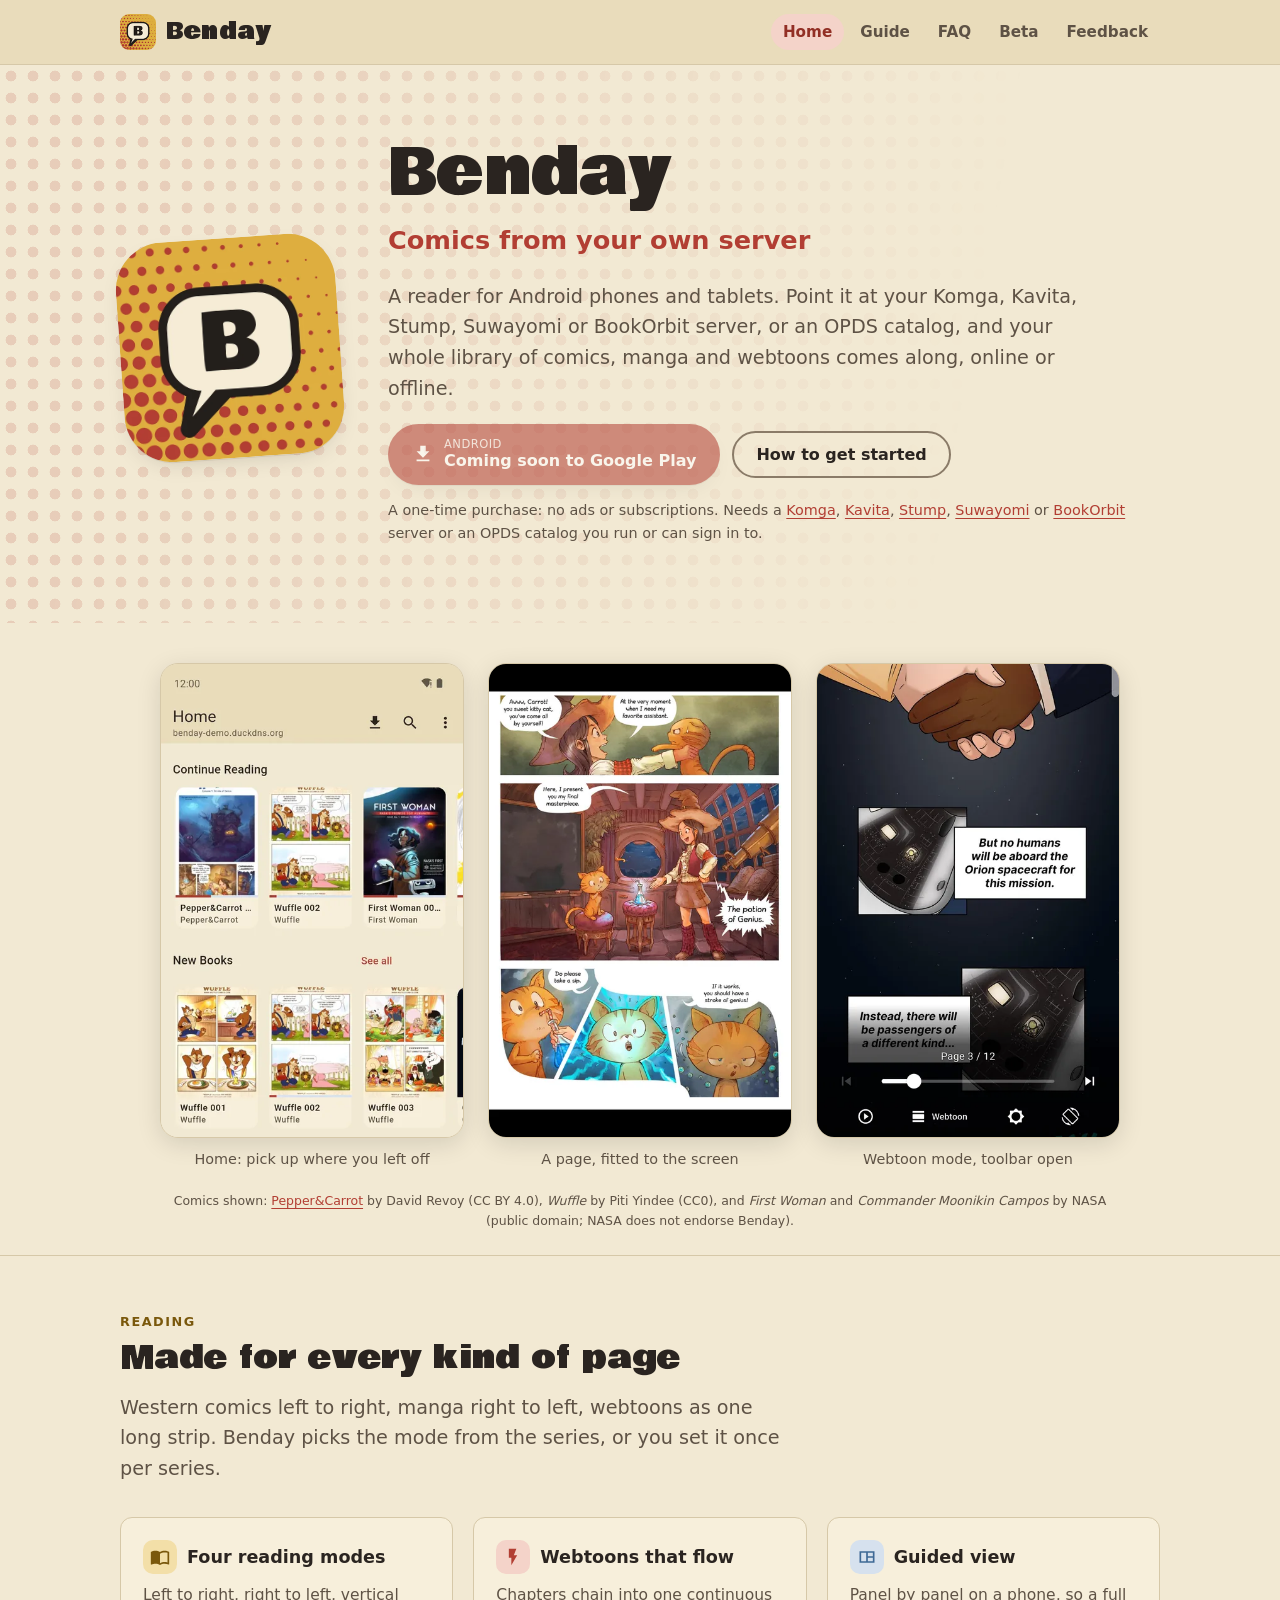
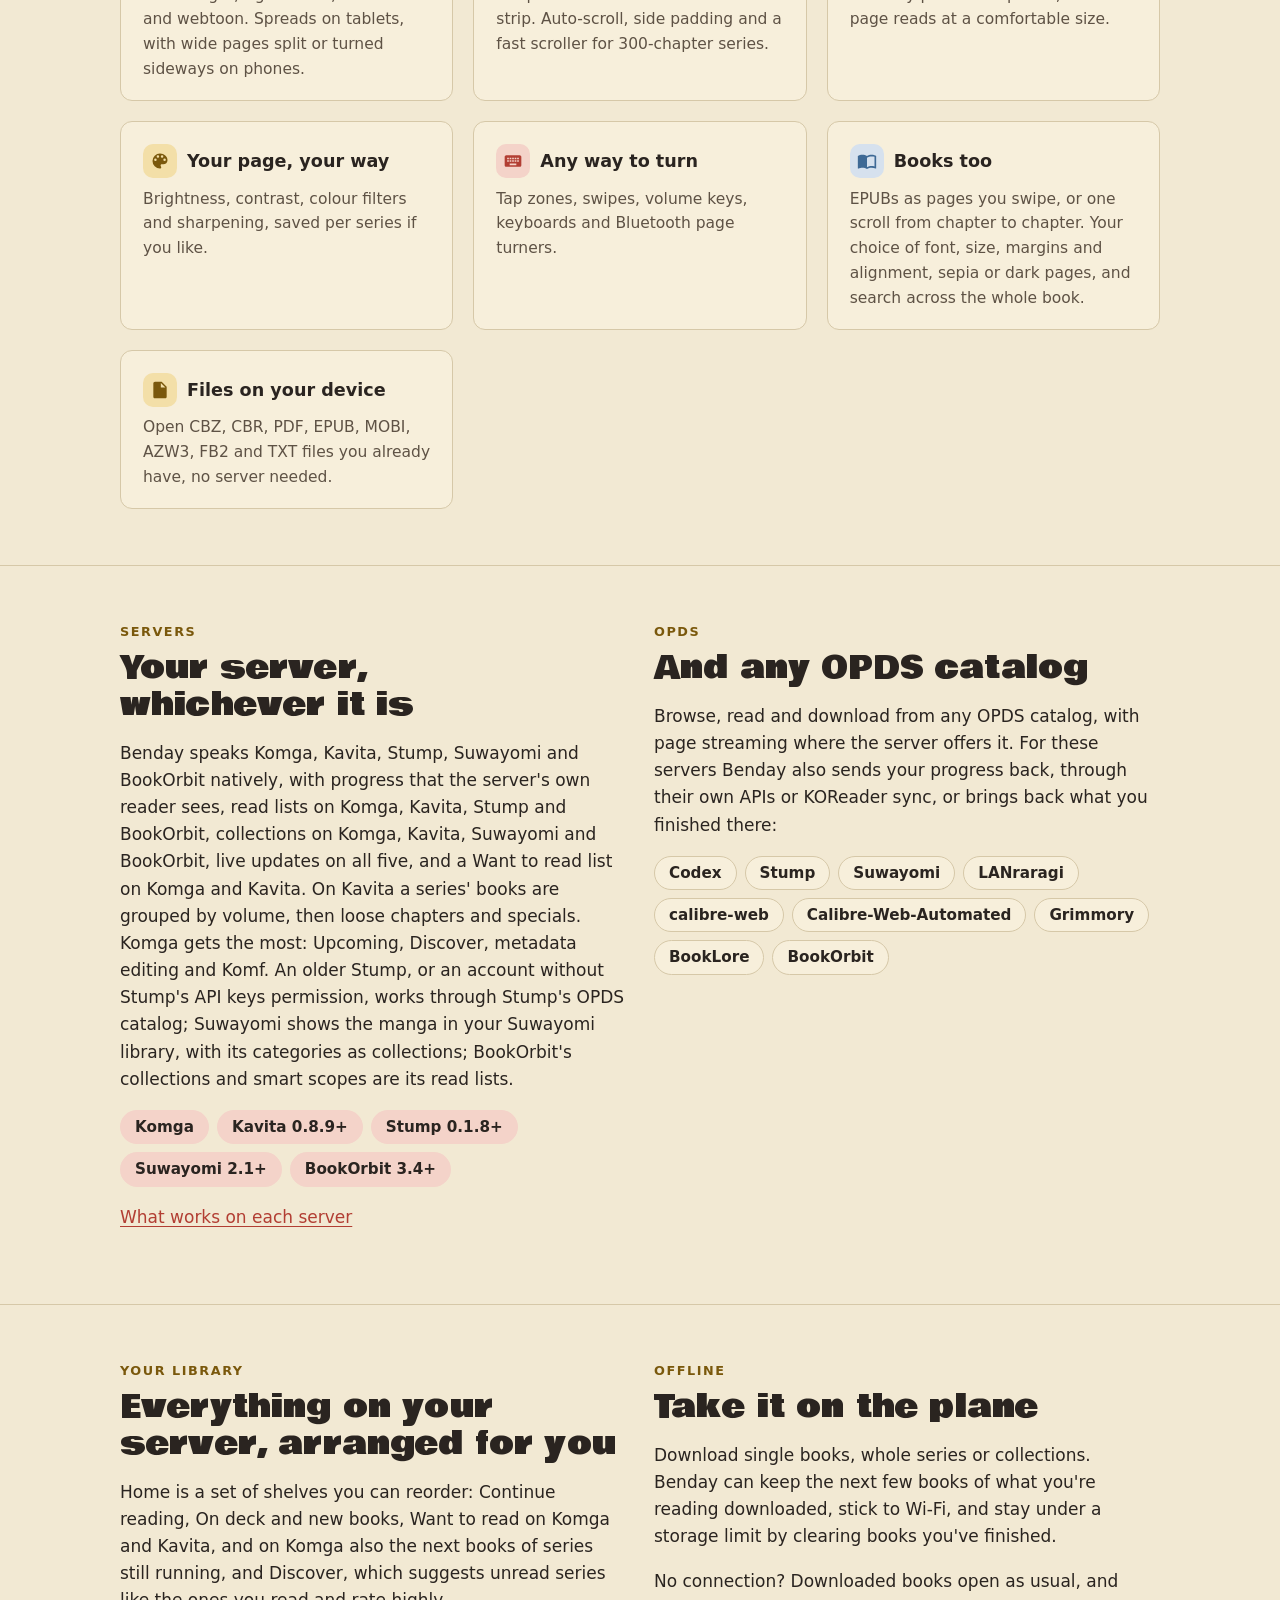
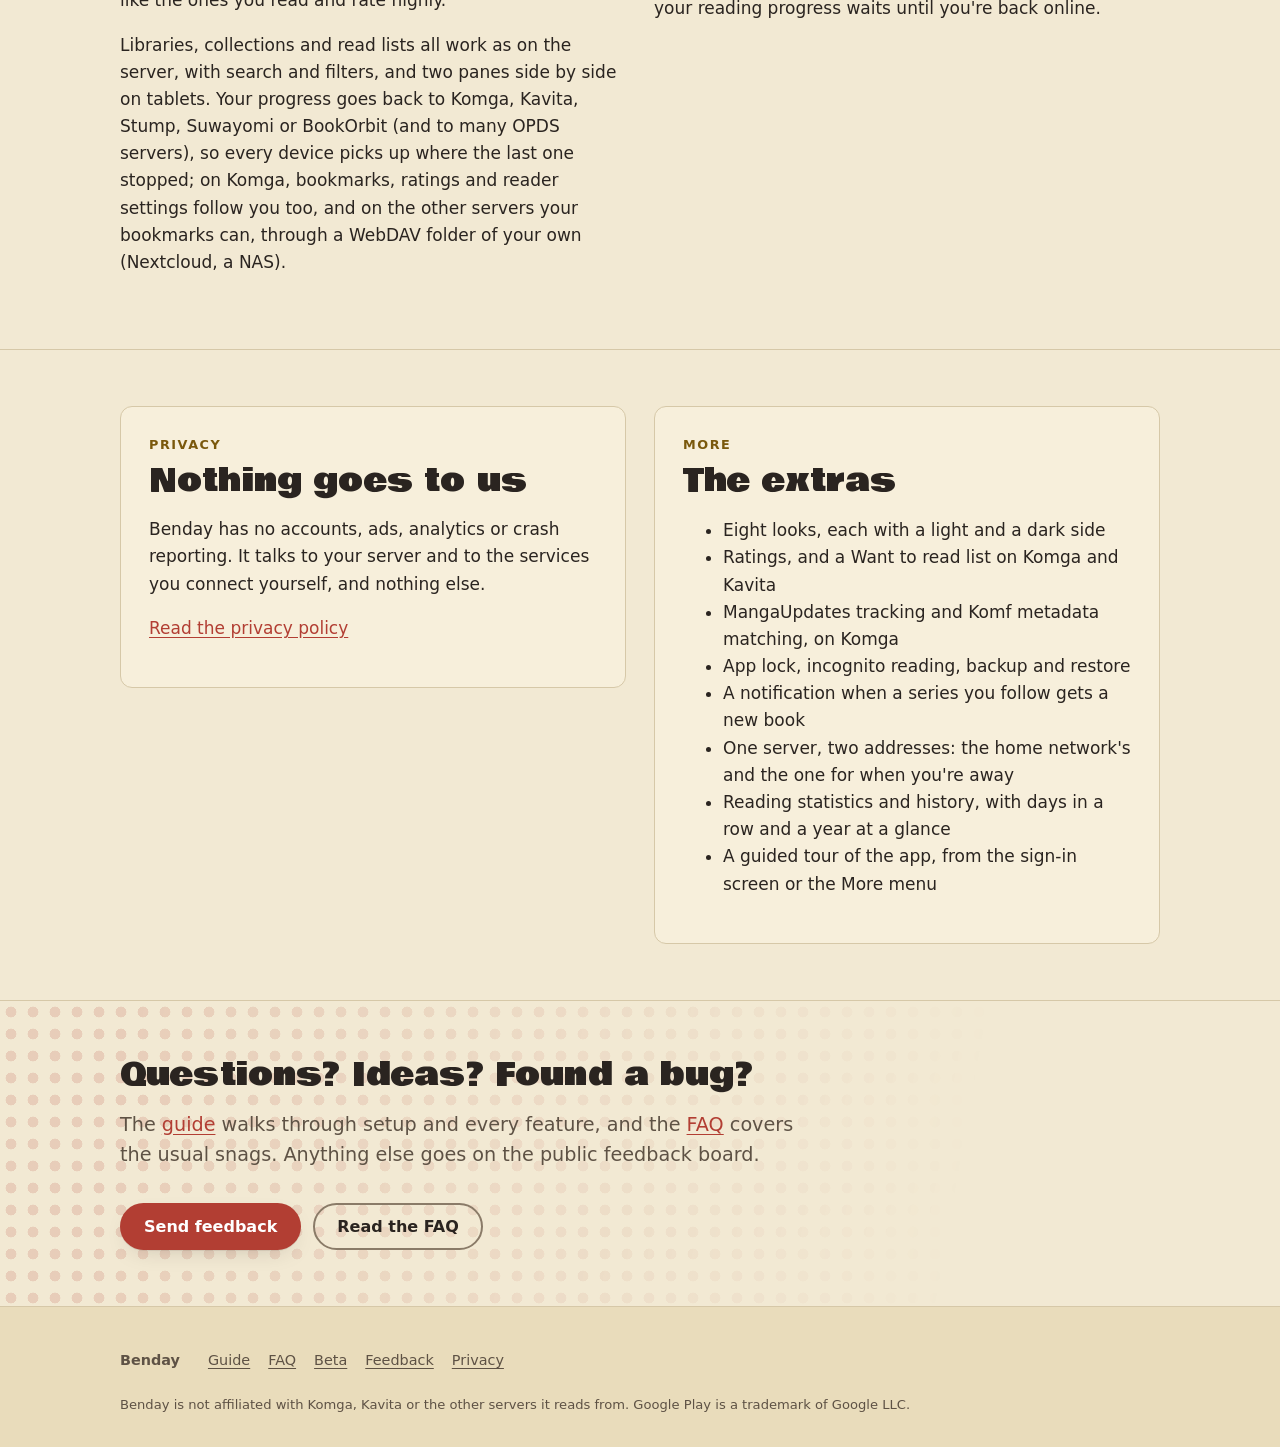
<file: index.html>
<!doctype html>
<html lang="en">
<head>
  <meta charset="utf-8">
  <meta name="viewport" content="width=device-width, initial-scale=1">
  <title>Benday: comics from your own server</title>
  <meta name="description" content="Benday is an Android reader for Komga, Kavita, Stump, Suwayomi, BookOrbit and OPDS catalogs: comics, manga and webtoons from your own server, online or offline. No accounts, ads or analytics.">
  <meta property="og:title" content="Benday">
  <meta property="og:description" content="Comics, manga and webtoons from your own Komga, Kavita, Stump, Suwayomi, BookOrbit or OPDS server, on your Android phone or tablet.">
  <meta property="og:image" content="https://getbenday.com/assets/img/feature-graphic.png">
  <meta property="og:url" content="https://getbenday.com/">
  <meta property="og:type" content="website">
  <meta name="twitter:card" content="summary_large_image">
  <meta name="theme-color" content="#e9dcbb" media="(prefers-color-scheme: light)">
  <meta name="theme-color" content="#1e2631" media="(prefers-color-scheme: dark)">
  <link rel="canonical" href="https://getbenday.com/">
  <link rel="icon" href="assets/img/favicon.png">
  <link rel="apple-touch-icon" href="assets/img/apple-touch-icon.png">
  <link rel="stylesheet" href="assets/style.css">
</head>
<body>
  <header class="site-header">
    <div class="wrap">
      <a class="brand" href="index.html"><img src="assets/img/favicon.png" alt="" width="36" height="36">Benday</a>
      <nav class="site-nav" aria-label="Main">
        <a href="index.html">Home</a>
        <a href="docs.html">Guide</a>
        <a href="faq.html">FAQ</a>
        <a href="beta.html">Beta</a>
        <a href="feedback.html">Feedback</a>
      </nav>
    </div>
  </header>

  <main>
    <div class="hero dots">
      <div class="wrap">
        <img class="hero-icon" src="assets/img/icon-512.webp" alt="The Benday app icon: a speech bubble with a B on a halftone background" width="220" height="220">
        <div>
          <h1>Benday</h1>
          <p class="tagline">Comics from your own server</p>
          <p class="lede">A reader for Android phones and tablets. Point it at your Komga, Kavita, Stump, Suwayomi or BookOrbit server, or an OPDS catalog, and your whole library of comics, manga and webtoons comes along, online or offline.</p>
          <div class="actions">
            <a class="btn btn-primary" data-play href="#">
              <svg viewBox="0 0 24 24" aria-hidden="true"><path fill="currentColor" d="M5 20h14v-2H5v2zM19 9h-4V3H9v6H5l7 7 7-7z"/></svg>
              <span><small>Android</small><span data-play-label>Get it on Google Play</span></span>
            </a>
            <a class="btn btn-ghost" href="docs.html#getting-started">How to get started</a>
          </div>
          <p class="note">A one-time purchase: no ads or subscriptions. Needs a <a href="https://komga.org">Komga</a>, <a href="https://www.kavitareader.com">Kavita</a>, <a href="https://www.stumpapp.dev">Stump</a>, <a href="https://github.com/Suwayomi/Suwayomi-Server">Suwayomi</a> or <a href="https://github.com/bookorbit/bookorbit">BookOrbit</a> server or an OPDS catalog you run or can sign in to.</p>
        </div>
      </div>
    </div>

    <section class="shots-section" aria-label="Screenshots">
      <div class="wrap">
        <div class="shots">
          <figure>
            <img src="assets/img/screen-home.webp" alt="Benday's Home screen: Continue reading and New books shelves with comic covers" width="480" height="751">
            <figcaption>Home: pick up where you left off</figcaption>
          </figure>
          <figure>
            <img src="assets/img/screen-reader.webp" alt="A Pepper&amp;Carrot page open in the reader, fitted to the screen" width="480" height="751" loading="lazy">
            <figcaption>A page, fitted to the screen</figcaption>
          </figure>
          <figure>
            <img src="assets/img/screen-webtoon.webp" alt="A comic in webtoon mode with the reader toolbar and page slider showing" width="480" height="751" loading="lazy">
            <figcaption>Webtoon mode, toolbar open</figcaption>
          </figure>
        </div>
        <p class="credits">Comics shown: <a href="https://www.peppercarrot.com">Pepper&amp;Carrot</a> by David Revoy (CC BY 4.0), <i>Wuffle</i> by Piti Yindee (CC0), and <i>First Woman</i> and <i>Commander Moonikin Campos</i> by NASA (public domain; NASA does not endorse Benday).</p>
      </div>
    </section>

    <section>
      <div class="wrap">
        <div class="section-head">
          <p class="kicker">Reading</p>
          <h2>Made for every kind of page</h2>
          <p class="lede">Western comics left to right, manga right to left, webtoons as one long strip. Benday picks the mode from the series, or you set it once per series.</p>
        </div>
        <div class="features">
          <article class="feature">
            <h3><span class="badge"><svg viewBox="0 0 24 24" aria-hidden="true"><path fill="currentColor" d="M21 5c-1.1-.35-2.3-.5-3.5-.5-1.95 0-4.05.4-5.5 1.5-1.45-1.1-3.55-1.5-5.5-1.5S2.45 4.9 1 6v14.65c0 .25.25.5.5.5.1 0 .15-.05.25-.05C3.1 20.45 5.05 20 6.5 20c1.95 0 4.05.4 5.5 1.5 1.35-.85 3.8-1.5 5.5-1.5 1.65 0 3.35.3 4.75 1.05.1.05.15.05.25.05.25 0 .5-.25.5-.5V6c-.6-.45-1.25-.75-2-1zm0 13.5c-1.1-.35-2.3-.5-3.5-.5-1.7 0-4.15.65-5.5 1.5V8c1.35-.85 3.8-1.5 5.5-1.5 1.2 0 2.4.15 3.5.5v11.5z"/></svg></span>Four reading modes</h3>
            <p>Left to right, right to left, vertical and webtoon. Spreads on tablets, with wide pages split or turned sideways on phones.</p>
          </article>
          <article class="feature">
            <h3><span class="badge"><svg viewBox="0 0 24 24" aria-hidden="true"><path fill="currentColor" d="M7 2v11h3v9l7-12h-4l3-8z"/></svg></span>Webtoons that flow</h3>
            <p>Chapters chain into one continuous strip. Auto-scroll, side padding and a fast scroller for 300-chapter series.</p>
          </article>
          <article class="feature">
            <h3><span class="badge"><svg viewBox="0 0 24 24" aria-hidden="true"><path fill="currentColor" d="M3 5v14h18V5H3zm8 12H5V7h6v10zm8 0h-6v-4h6v4zm0-6h-6V7h6v4z"/></svg></span>Guided view</h3>
            <p>Panel by panel on a phone, so a full page reads at a comfortable size.</p>
          </article>
          <article class="feature">
            <h3><span class="badge"><svg viewBox="0 0 24 24" aria-hidden="true"><path fill="currentColor" d="M12 3a9 9 0 0 0 0 18c.83 0 1.5-.67 1.5-1.5 0-.39-.15-.74-.39-1.01-.23-.26-.38-.61-.38-.99 0-.83.67-1.5 1.5-1.5H16c2.76 0 5-2.24 5-5 0-4.42-4.03-8-9-8zm-5.5 9a1.5 1.5 0 1 1 0-3 1.5 1.5 0 0 1 0 3zm3-4a1.5 1.5 0 1 1 0-3 1.5 1.5 0 0 1 0 3zm5 0a1.5 1.5 0 1 1 0-3 1.5 1.5 0 0 1 0 3zm3 4a1.5 1.5 0 1 1 0-3 1.5 1.5 0 0 1 0 3z"/></svg></span>Your page, your way</h3>
            <p>Brightness, contrast, colour filters and sharpening, saved per series if you like.</p>
          </article>
          <article class="feature">
            <h3><span class="badge"><svg viewBox="0 0 24 24" aria-hidden="true"><path fill="currentColor" d="M20 5H4c-1.1 0-2 .9-2 2v10c0 1.1.9 2 2 2h16c1.1 0 2-.9 2-2V7c0-1.1-.9-2-2-2zm-9 3h2v2h-2V8zm0 3h2v2h-2v-2zM8 8h2v2H8V8zm0 3h2v2H8v-2zm-1 2H5v-2h2v2zm0-3H5V8h2v2zm9 7H8v-2h8v2zm0-4h-2v-2h2v2zm0-3h-2V8h2v2zm3 3h-2v-2h2v2zm0-3h-2V8h2v2z"/></svg></span>Any way to turn</h3>
            <p>Tap zones, swipes, volume keys, keyboards and Bluetooth page turners.</p>
          </article>
          <article class="feature">
            <h3><span class="badge"><svg viewBox="0 0 24 24" aria-hidden="true"><path fill="currentColor" d="M21 5c-1.11-.35-2.33-.5-3.5-.5-1.95 0-4.05.4-5.5 1.5-1.45-1.1-3.55-1.5-5.5-1.5S2.45 4.9 1 6v14.65c0 .25.25.5.5.5.1 0 .15-.05.25-.05C3.1 20.45 5.05 20 6.5 20c1.95 0 4.05.4 5.5 1.5 1.35-.85 3.8-1.5 5.5-1.5 1.65 0 3.35.3 4.75 1.05.1.05.15.05.25.05.25 0 .5-.25.5-.5V6c-.6-.45-1.25-.75-2-1zm0 13.5c-1.1-.35-2.3-.5-3.5-.5-1.7 0-4.15.65-5.5 1.5V8c1.35-.85 3.8-1.5 5.5-1.5 1.2 0 2.4.15 3.5.5v11.5z"/></svg></span>Books too</h3>
            <p>EPUBs as pages you swipe, or one scroll from chapter to chapter. Your choice of font, size, margins and alignment, sepia or dark pages, and search across the whole book.</p>
          </article>
          <article class="feature">
            <h3><span class="badge"><svg viewBox="0 0 24 24" aria-hidden="true"><path fill="currentColor" d="M14 2H6c-1.1 0-2 .9-2 2v16c0 1.1.9 2 2 2h12c1.1 0 2-.9 2-2V8l-6-6zm-1 7V3.5L18.5 9H13z"/></svg></span>Files on your device</h3>
            <p>Open CBZ, CBR, PDF, EPUB, MOBI, AZW3, FB2 and TXT files you already have, no server needed.</p>
          </article>
        </div>
      </div>
    </section>

    <section>
      <div class="wrap split">
        <div>
          <p class="kicker">Servers</p>
          <h2>Your server, whichever it is</h2>
          <p>Benday speaks Komga, Kavita, Stump, Suwayomi and BookOrbit natively, with progress that the server's own reader sees, read lists on Komga, Kavita, Stump and BookOrbit, collections on Komga, Kavita, Suwayomi and BookOrbit, live updates on all five, and a Want to read list on Komga and Kavita. On Kavita a series' books are grouped by volume, then loose chapters and specials. Komga gets the most: Upcoming, Discover, metadata editing and Komf. An older Stump, or an account without Stump's API keys permission, works through Stump's OPDS catalog; Suwayomi shows the manga in your Suwayomi library, with its categories as collections; BookOrbit's collections and smart scopes are its read lists.</p>
          <ul class="servers-list" aria-label="Full support">
            <li class="full">Komga</li>
            <li class="full">Kavita 0.8.9+</li>
            <li class="full">Stump 0.1.8+</li>
            <li class="full">Suwayomi 2.1+</li>
            <li class="full">BookOrbit 3.4+</li>
          </ul>
          <p><a href="docs.html#servers">What works on each server</a></p>
        </div>
        <div>
          <p class="kicker">OPDS</p>
          <h2>And any OPDS catalog</h2>
          <p>Browse, read and download from any OPDS catalog, with page streaming where the server offers it. For these servers Benday also sends your progress back, through their own APIs or KOReader sync, or brings back what you finished there:</p>
          <ul class="servers-list" aria-label="OPDS servers Benday knows">
            <li>Codex</li>
            <li>Stump</li>
            <li>Suwayomi</li>
            <li>LANraragi</li>
            <li>calibre-web</li>
            <li>Calibre-Web-Automated</li>
            <li>Grimmory</li>
            <li>BookLore</li>
            <li>BookOrbit</li>
          </ul>
        </div>
      </div>
    </section>

    <section>
      <div class="wrap split">
        <div>
          <p class="kicker">Your library</p>
          <h2>Everything on your server, arranged for you</h2>
          <p>Home is a set of shelves you can reorder: Continue reading, On deck and new books, Want to read on Komga and Kavita, and on Komga also the next books of series still running, and Discover, which suggests unread series like the ones you read and rate highly.</p>
          <p>Libraries, collections and read lists all work as on the server, with search and filters, and two panes side by side on tablets. Your progress goes back to Komga, Kavita, Stump, Suwayomi or BookOrbit (and to many OPDS servers), so every device picks up where the last one stopped; on Komga, bookmarks, ratings and reader settings follow you too, and on the other servers your bookmarks can, through a WebDAV folder of your own (Nextcloud, a NAS).</p>
        </div>
        <div>
          <p class="kicker">Offline</p>
          <h2>Take it on the plane</h2>
          <p>Download single books, whole series or collections. Benday can keep the next few books of what you're reading downloaded, stick to Wi-Fi, and stay under a storage limit by clearing books you've finished.</p>
          <p>No connection? Downloaded books open as usual, and your reading progress waits until you're back online.</p>
        </div>
      </div>
    </section>

    <section>
      <div class="wrap split">
        <div class="panel">
          <p class="kicker">Privacy</p>
          <h2>Nothing goes to us</h2>
          <p>Benday has no accounts, ads, analytics or crash reporting. It talks to your server and to the services you connect yourself, and nothing else.</p>
          <p><a href="privacy.html">Read the privacy policy</a></p>
        </div>
        <div class="panel">
          <p class="kicker">More</p>
          <h2>The extras</h2>
          <ul>
            <li>Eight looks, each with a light and a dark side</li>
            <li>Ratings, and a Want to read list on Komga and Kavita</li>
            <li>MangaUpdates tracking and Komf metadata matching, on Komga</li>
            <li>App lock, incognito reading, backup and restore</li>
            <li>A notification when a series you follow gets a new book</li>
            <li>One server, two addresses: the home network's and the one for when you're away</li>
            <li>Reading statistics and history, with days in a row and a year at a glance</li>
            <li>A guided tour of the app, from the sign-in screen or the More menu</li>
          </ul>
        </div>
      </div>
    </section>

    <section class="dots">
      <div class="wrap">
        <div class="section-head">
          <h2>Questions? Ideas? Found a bug?</h2>
          <p class="lede">The <a href="docs.html">guide</a> walks through setup and every feature, and the <a href="faq.html">FAQ</a> covers the usual snags. Anything else goes on the public feedback board.</p>
        </div>
        <div class="actions">
          <a class="btn btn-primary" href="feedback.html">Send feedback</a>
          <a class="btn btn-ghost" href="faq.html">Read the FAQ</a>
        </div>
      </div>
    </section>
  </main>

  <footer class="site-footer">
    <div class="wrap">
      <strong>Benday</strong>
      <nav aria-label="Footer">
        <a href="docs.html">Guide</a>
        <a href="faq.html">FAQ</a>
        <a href="beta.html">Beta</a>
        <a href="feedback.html">Feedback</a>
        <a href="privacy.html">Privacy</a>
      </nav>
      <p class="legal">Benday is not affiliated with Komga, Kavita or the other servers it reads from. Google Play is a trademark of Google LLC.</p>
    </div>
  </footer>
  <script src="config.js"></script>
  <script src="assets/site.js"></script>
</body>
</html>
</file>
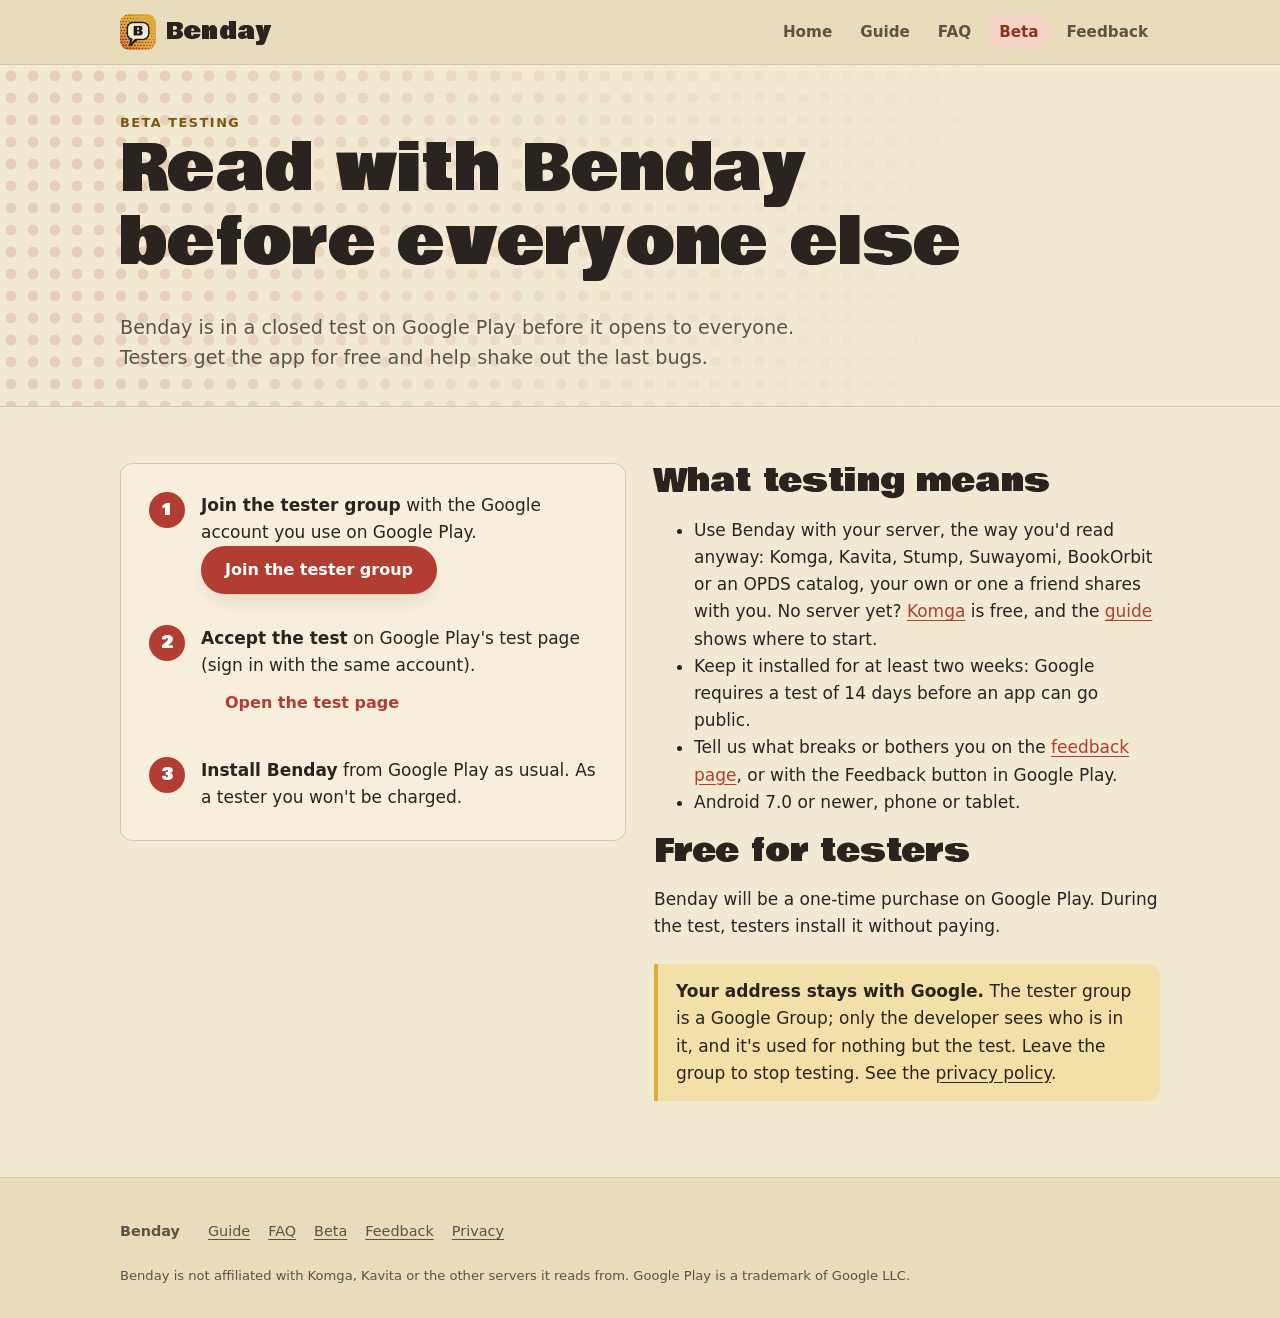
<file: beta.html>
<!doctype html>
<html lang="en">
<head>
  <meta charset="utf-8">
  <meta name="viewport" content="width=device-width, initial-scale=1">
  <title>Beta testing · Benday</title>
  <meta name="description" content="Help test Benday, the comic reader for Komga, Kavita, Stump, Suwayomi, BookOrbit and OPDS catalogs, before it's on Google Play. Testers get the app for free.">
  <meta property="og:title" content="Beta testing · Benday">
  <meta property="og:description" content="Help test Benday, the comic reader for Komga, Kavita, Stump, Suwayomi, BookOrbit and OPDS catalogs, before it's on Google Play. Testers get the app for free.">
  <meta property="og:image" content="https://getbenday.com/assets/img/feature-graphic.png">
  <meta property="og:url" content="https://getbenday.com/beta.html">
  <meta property="og:type" content="website">
  <meta name="twitter:card" content="summary_large_image">
  <meta name="theme-color" content="#e9dcbb" media="(prefers-color-scheme: light)">
  <meta name="theme-color" content="#1e2631" media="(prefers-color-scheme: dark)">
  <link rel="canonical" href="https://getbenday.com/beta.html">
  <link rel="icon" href="assets/img/favicon.png">
  <link rel="stylesheet" href="assets/style.css">
</head>
<body>
  <header class="site-header">
    <div class="wrap">
      <a class="brand" href="index.html"><img src="assets/img/favicon.png" alt="" width="36" height="36">Benday</a>
      <nav class="site-nav" aria-label="Main">
        <a href="index.html">Home</a>
        <a href="docs.html">Guide</a>
        <a href="faq.html">FAQ</a>
        <a href="beta.html">Beta</a>
        <a href="feedback.html">Feedback</a>
      </nav>
    </div>
  </header>

  <main>
    <div class="page-head dots">
      <div class="wrap">
        <p class="kicker">Beta testing</p>
        <h1>Read with Benday before everyone else</h1>
        <p class="lede">Benday is in a closed test on Google Play before it opens to everyone. Testers get the app for free and help shake out the last bugs.</p>
      </div>
    </div>

    <section>
      <div class="wrap split">
        <div class="panel">
          <div class="callout" data-beta-closed>
            <p><strong>Sign-ups open soon.</strong> The test starts as soon as Google has approved the developer account. Check back in a few days.</p>
          </div>
          <ol class="steps" data-beta-open hidden>
            <li><div>
              <strong>Join the tester group</strong> with the Google account you use on Google Play.
              <p><a class="btn btn-primary" data-beta-group href="#" target="_blank" rel="noopener">Join the tester group</a></p>
            </div></li>
            <li><div>
              <strong>Accept the test</strong> on Google Play's test page (sign in with the same account).
              <p data-beta-optin-only hidden><a class="btn" data-beta-optin href="#" target="_blank" rel="noopener">Open the test page</a></p>
              <p data-beta-optin-missing>The link follows here as soon as the first test build is out.</p>
            </div></li>
            <li><div><strong>Install Benday</strong> from Google Play as usual. As a tester you won't be charged.</div></li>
          </ol>
        </div>

        <div>
          <h2>What testing means</h2>
          <ul>
            <li>Use Benday with your server, the way you'd read anyway: Komga, Kavita, Stump, Suwayomi, BookOrbit or an OPDS catalog, your own or one a friend shares with you. No server yet? <a href="https://komga.org">Komga</a> is free, and the <a href="docs.html#getting-started">guide</a> shows where to start.</li>
            <li>Keep it installed for at least two weeks: Google requires a test of 14 days before an app can go public.</li>
            <li>Tell us what breaks or bothers you on the <a href="feedback.html">feedback page</a>, or with the Feedback button in Google Play.</li>
            <li>Android 7.0 or newer, phone or tablet.</li>
          </ul>

          <h2>Free for testers</h2>
          <p>Benday will be a one-time purchase on Google Play. During the test, testers install it without paying.</p>

          <div class="callout" style="margin-top:24px">
            <p><strong>Your address stays with Google.</strong> The tester group is a Google Group; only the developer sees who is in it, and it's used for nothing but the test. Leave the group to stop testing. See the <a href="privacy.html">privacy policy</a>.</p>
          </div>
        </div>
      </div>
    </section>
  </main>

  <footer class="site-footer">
    <div class="wrap">
      <strong>Benday</strong>
      <nav aria-label="Footer">
        <a href="docs.html">Guide</a>
        <a href="faq.html">FAQ</a>
        <a href="beta.html">Beta</a>
        <a href="feedback.html">Feedback</a>
        <a href="privacy.html">Privacy</a>
      </nav>
      <p class="legal">Benday is not affiliated with Komga, Kavita or the other servers it reads from. Google Play is a trademark of Google LLC.</p>
    </div>
  </footer>
  <script src="config.js"></script>
  <script src="assets/site.js"></script>
</body>
</html>
</file>
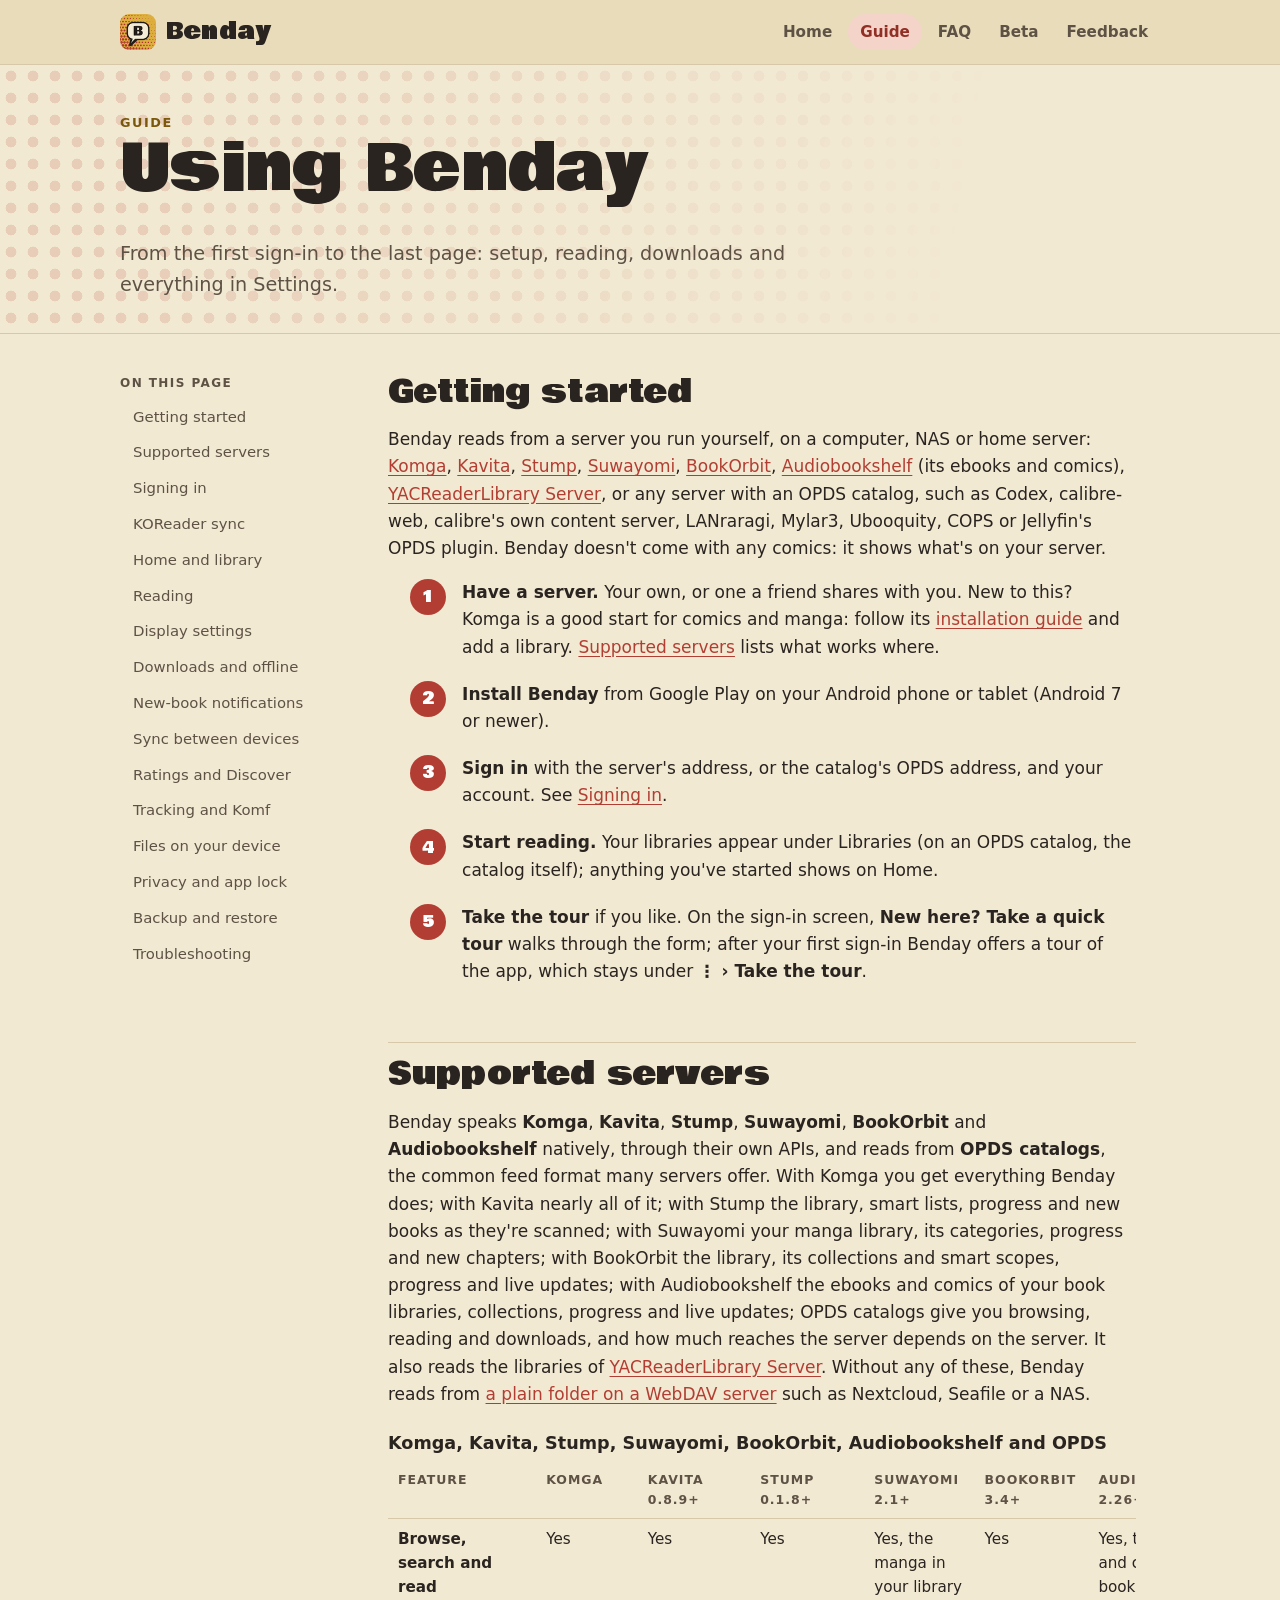
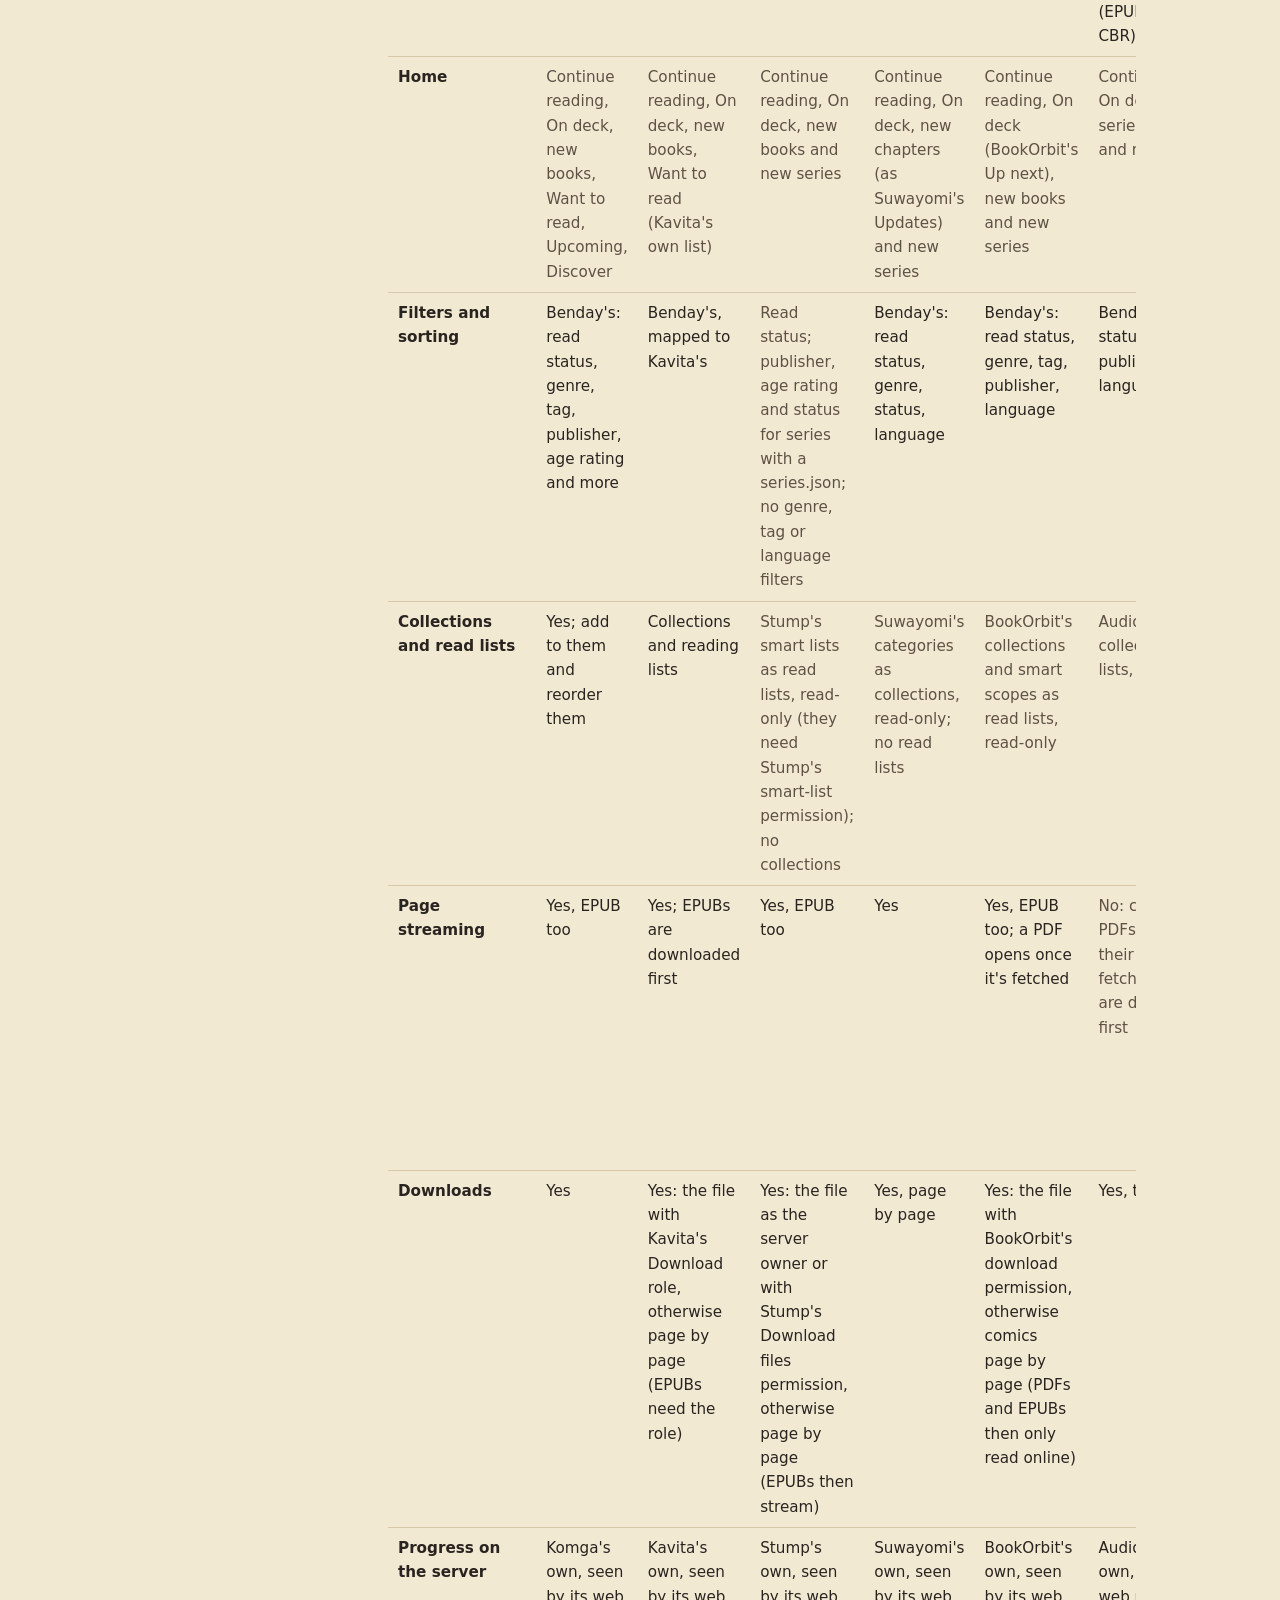
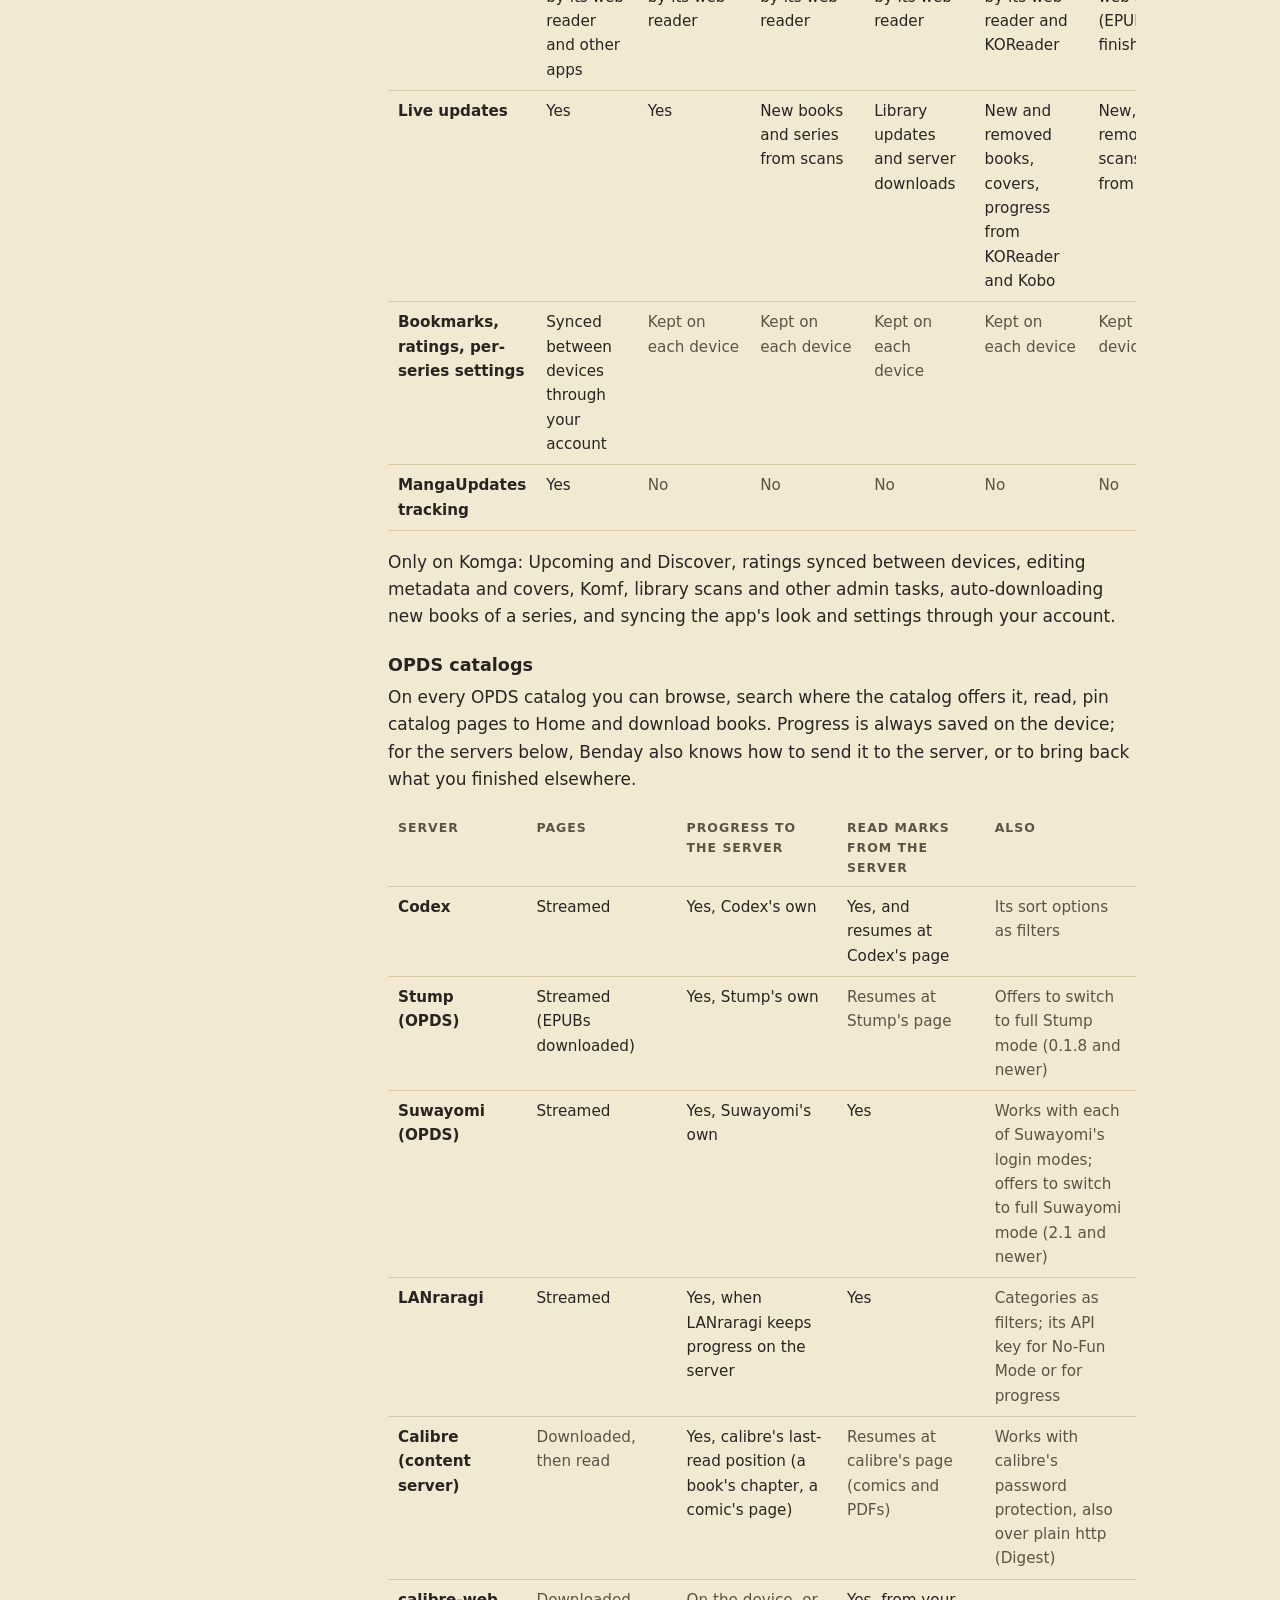
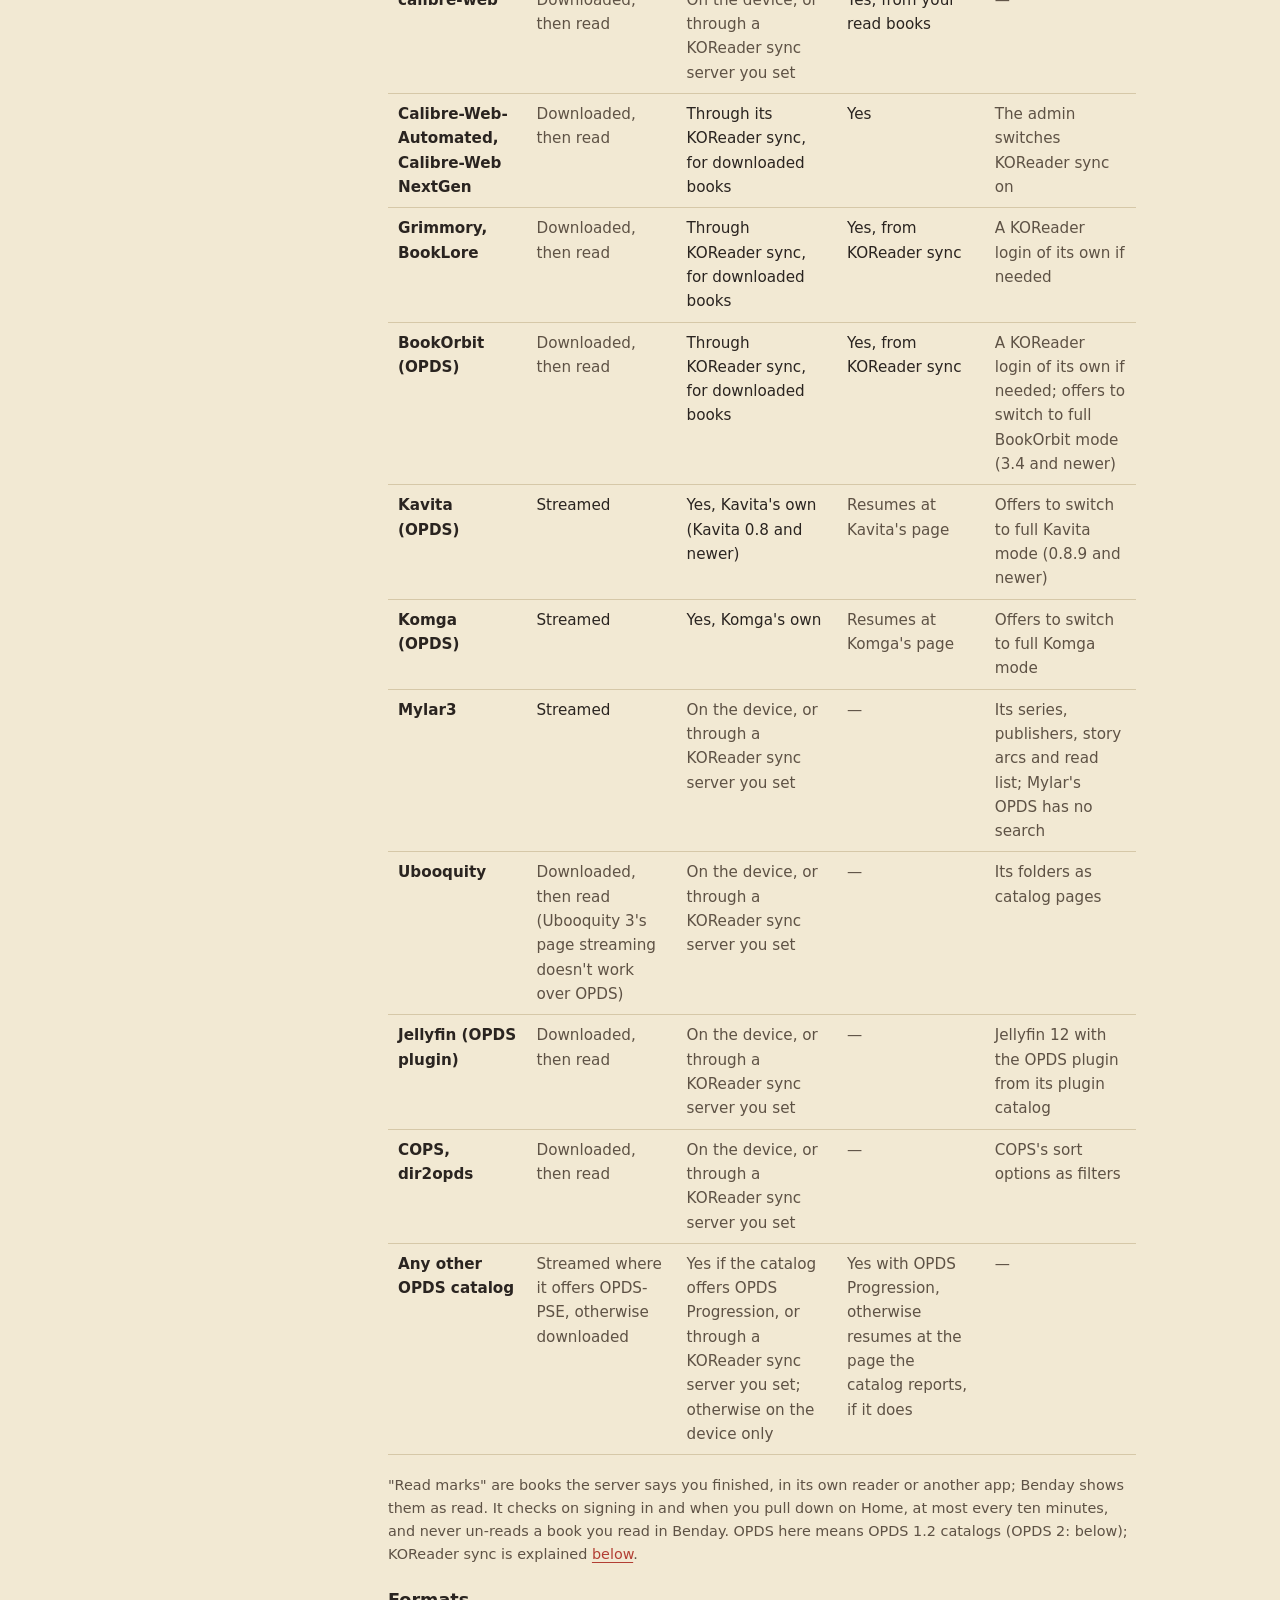
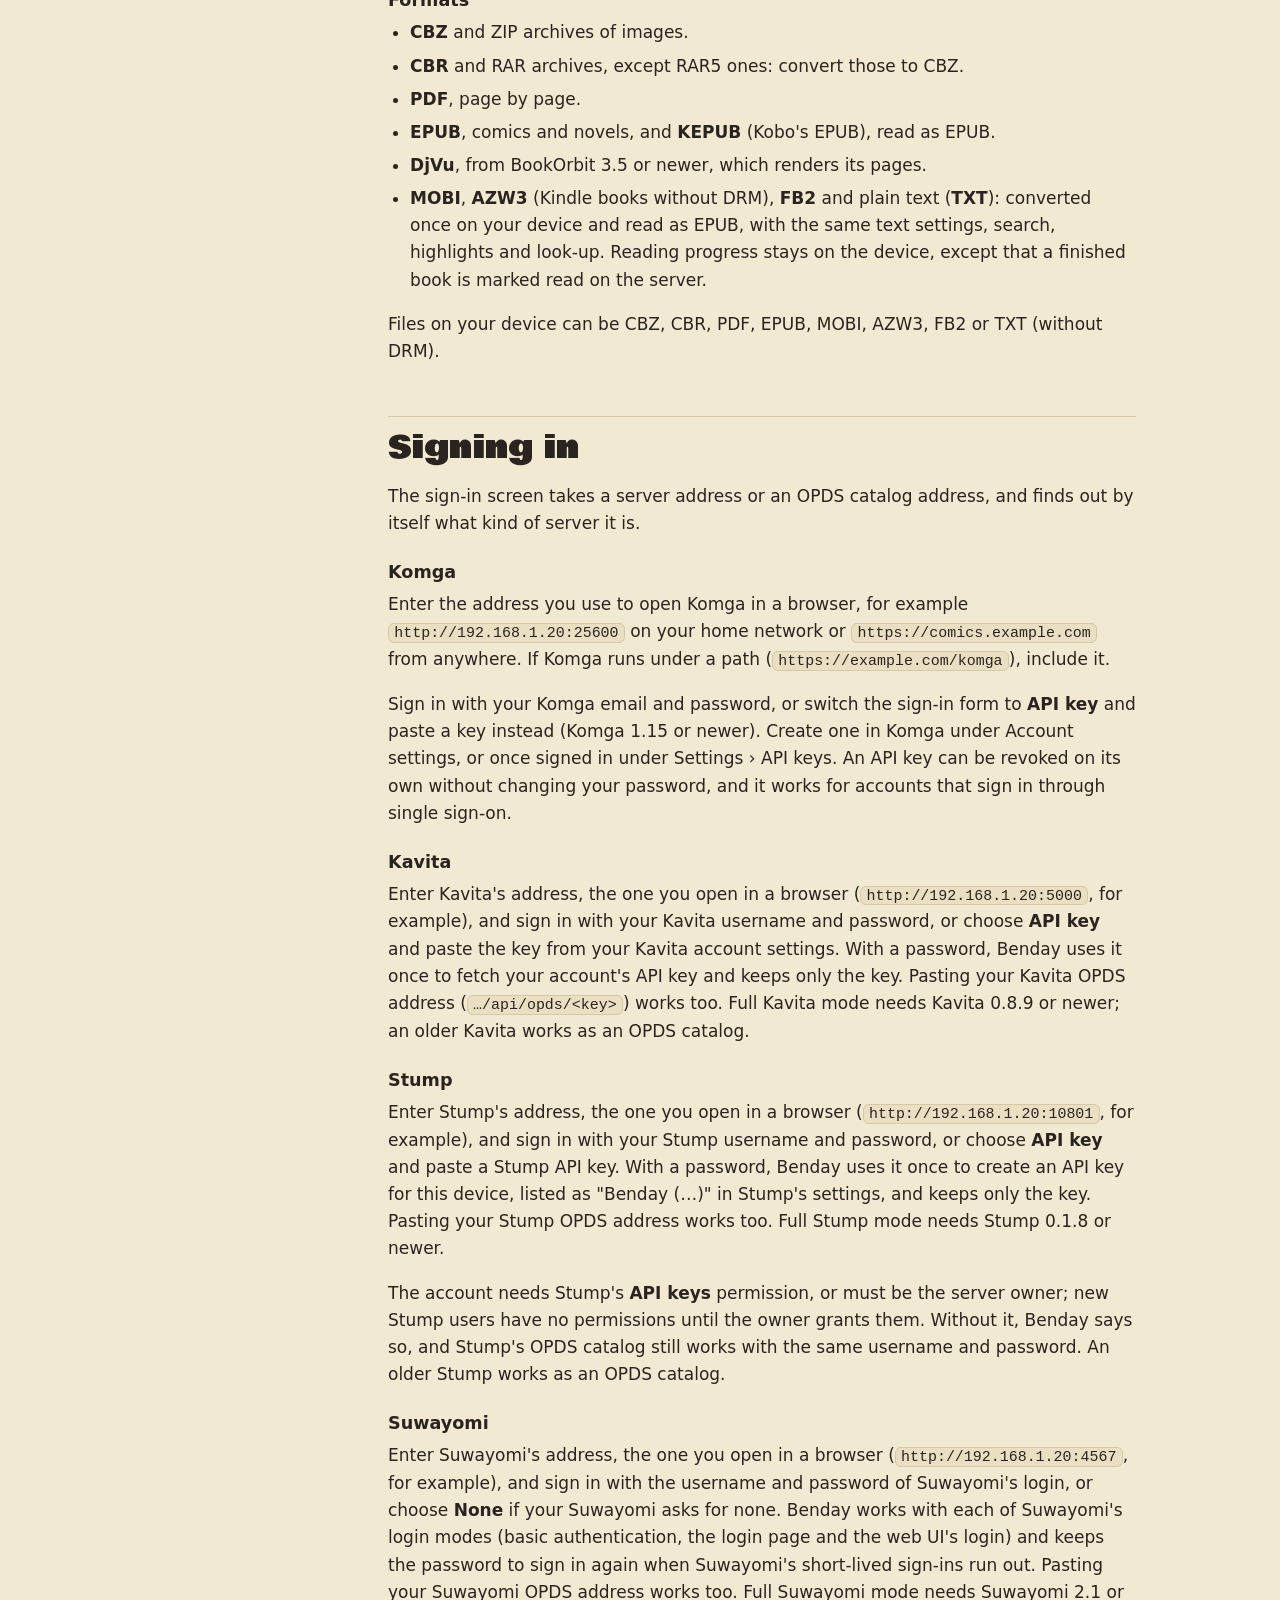
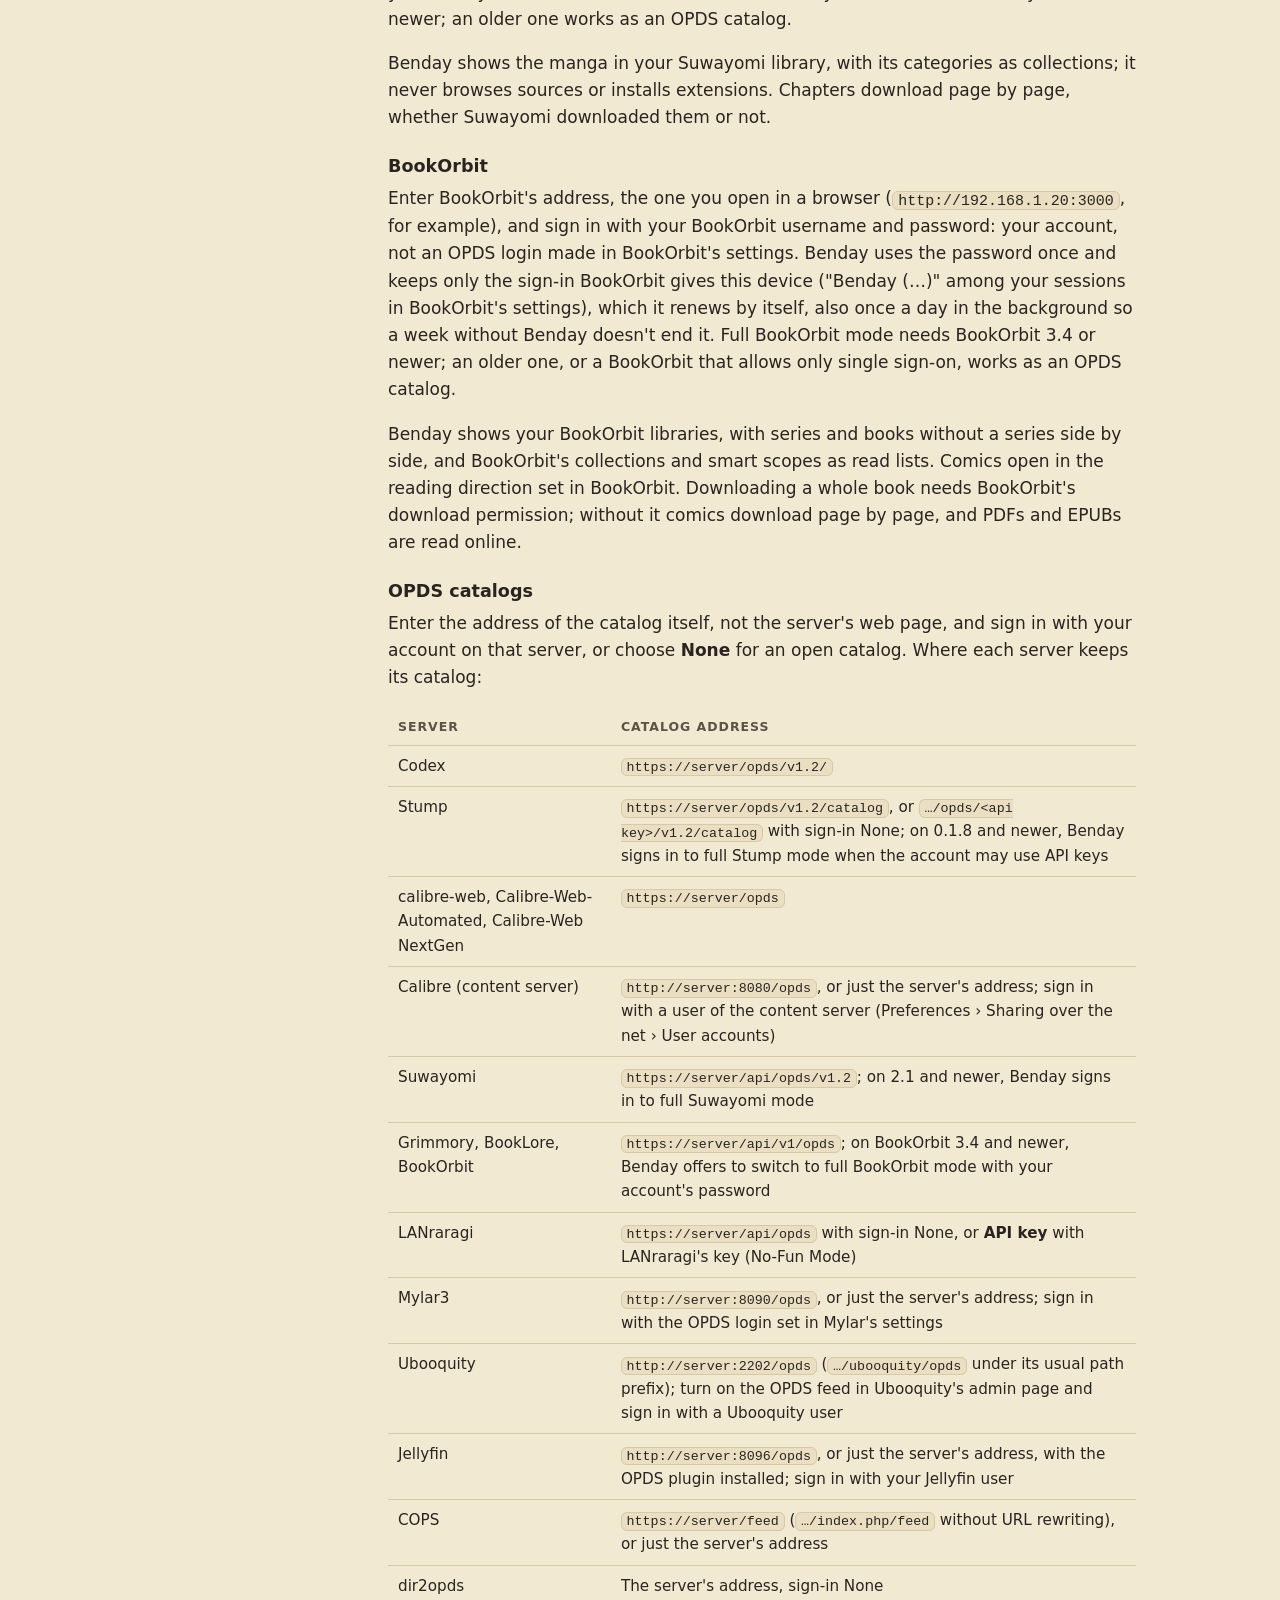
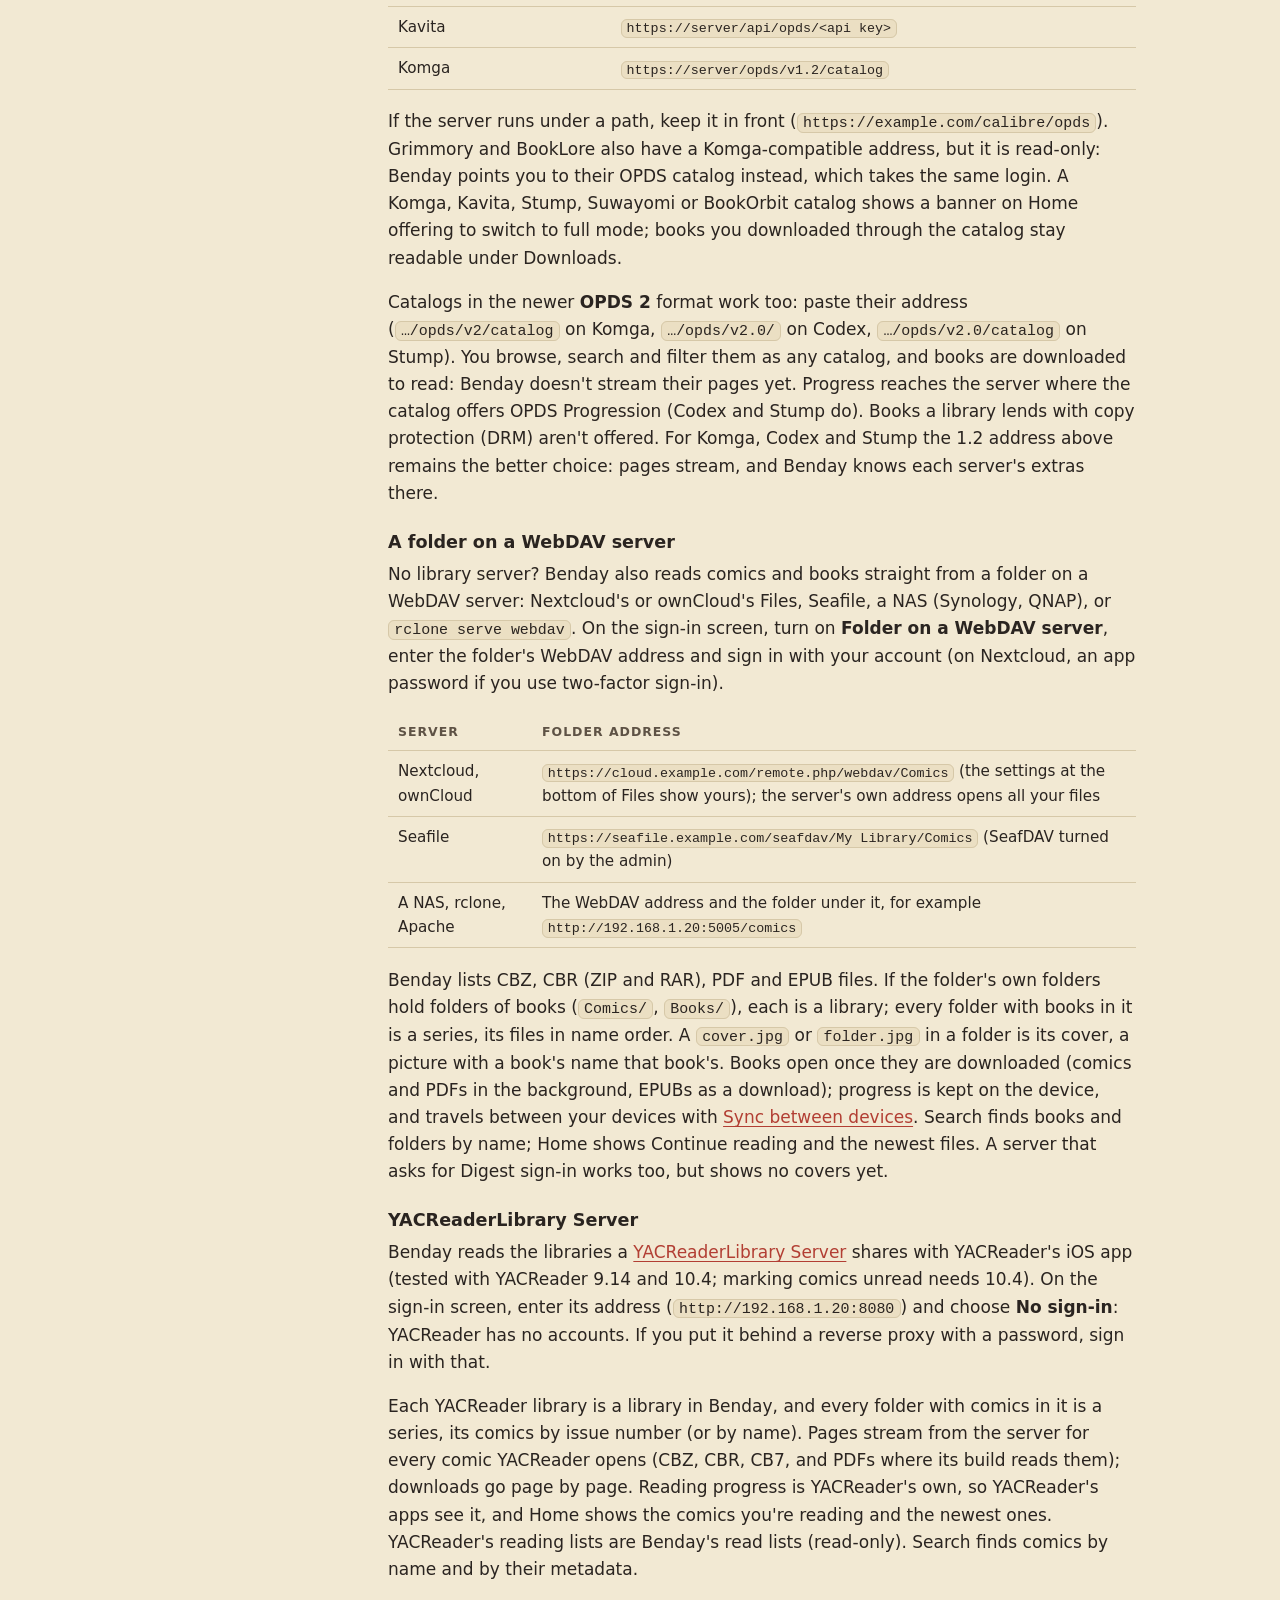
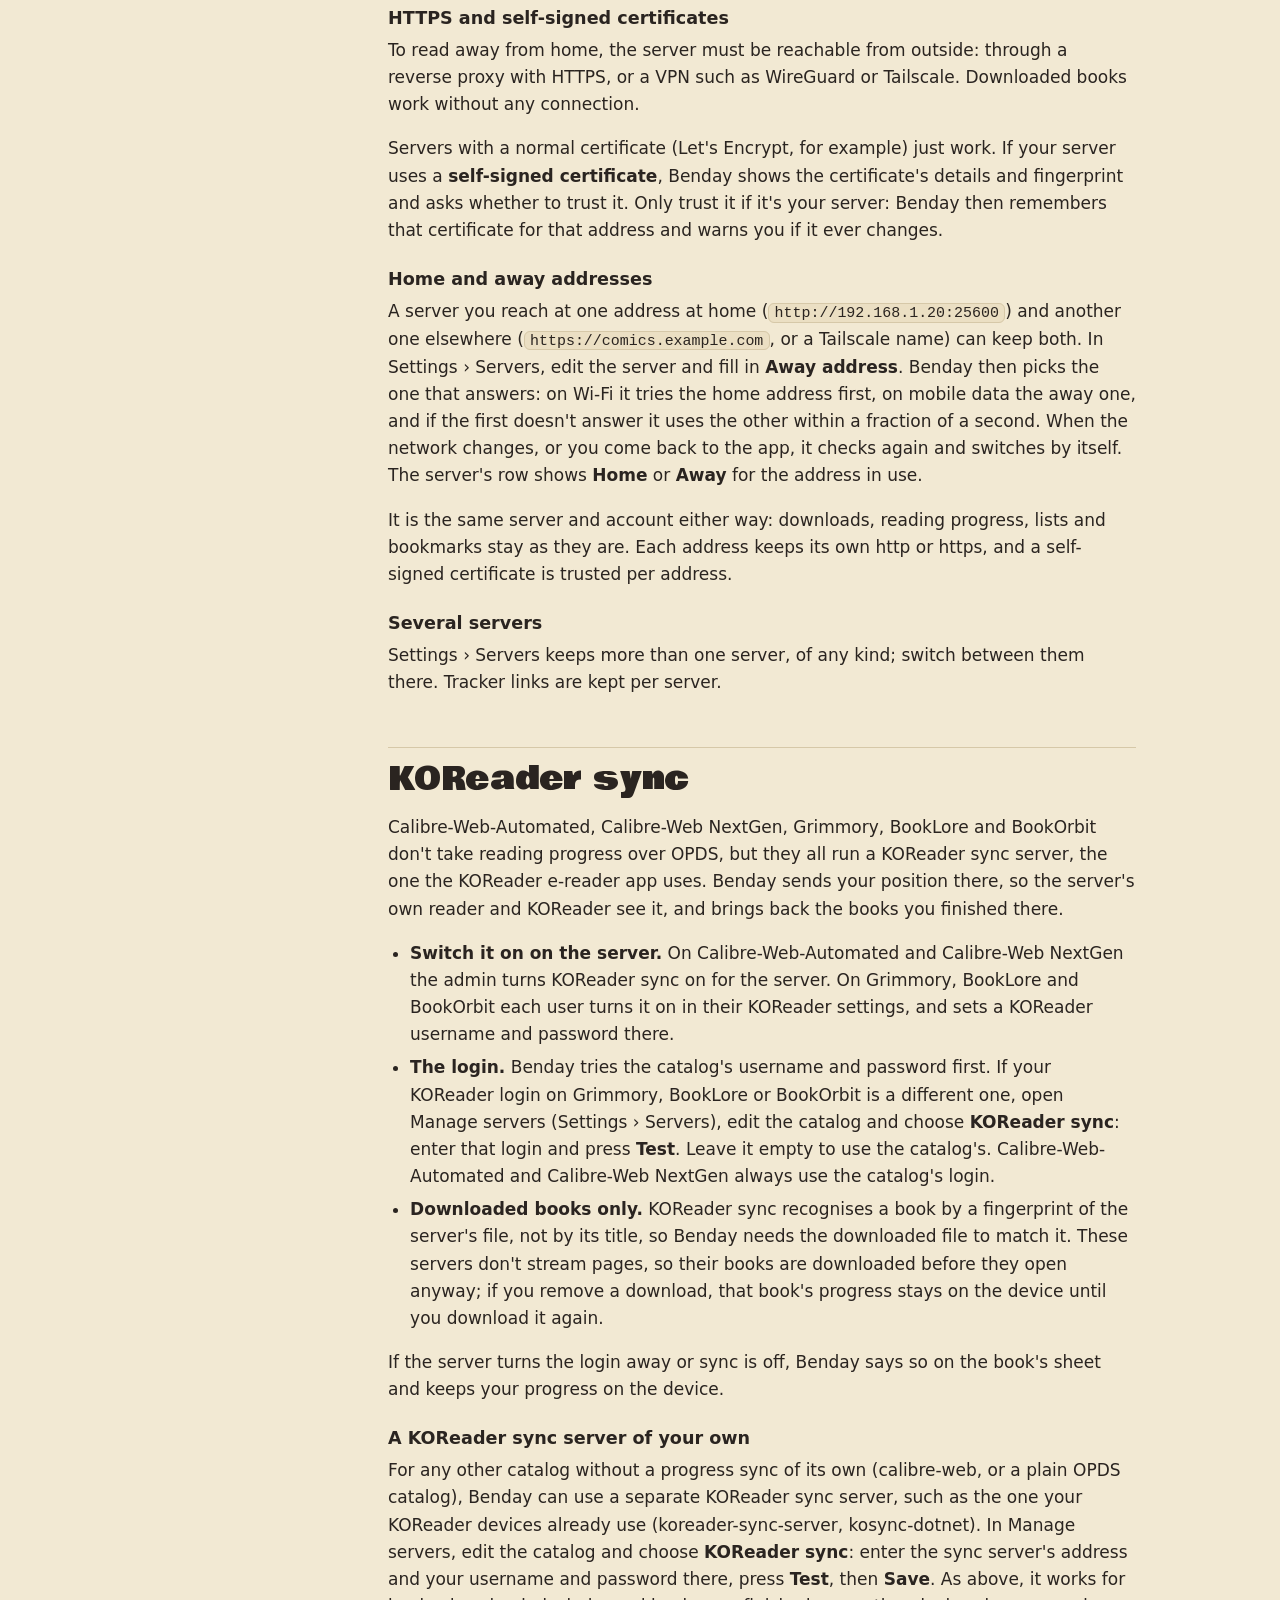
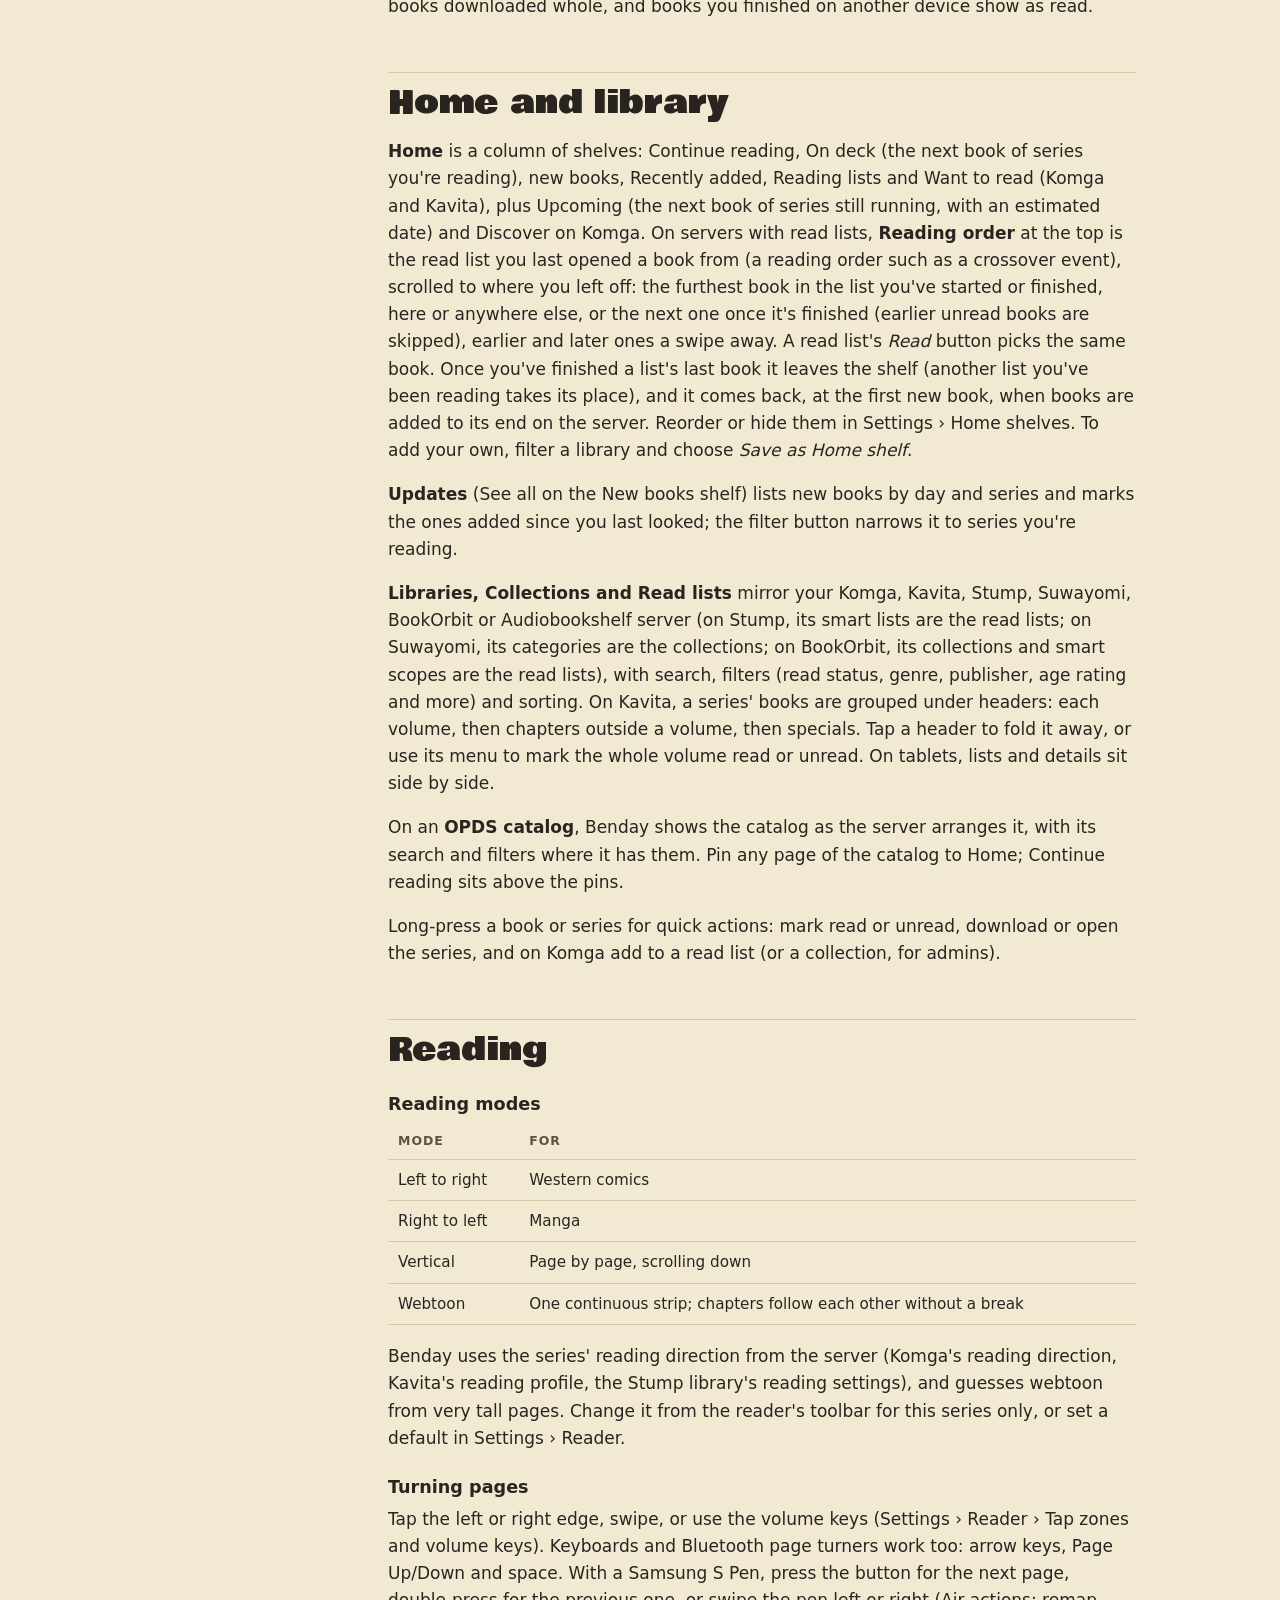
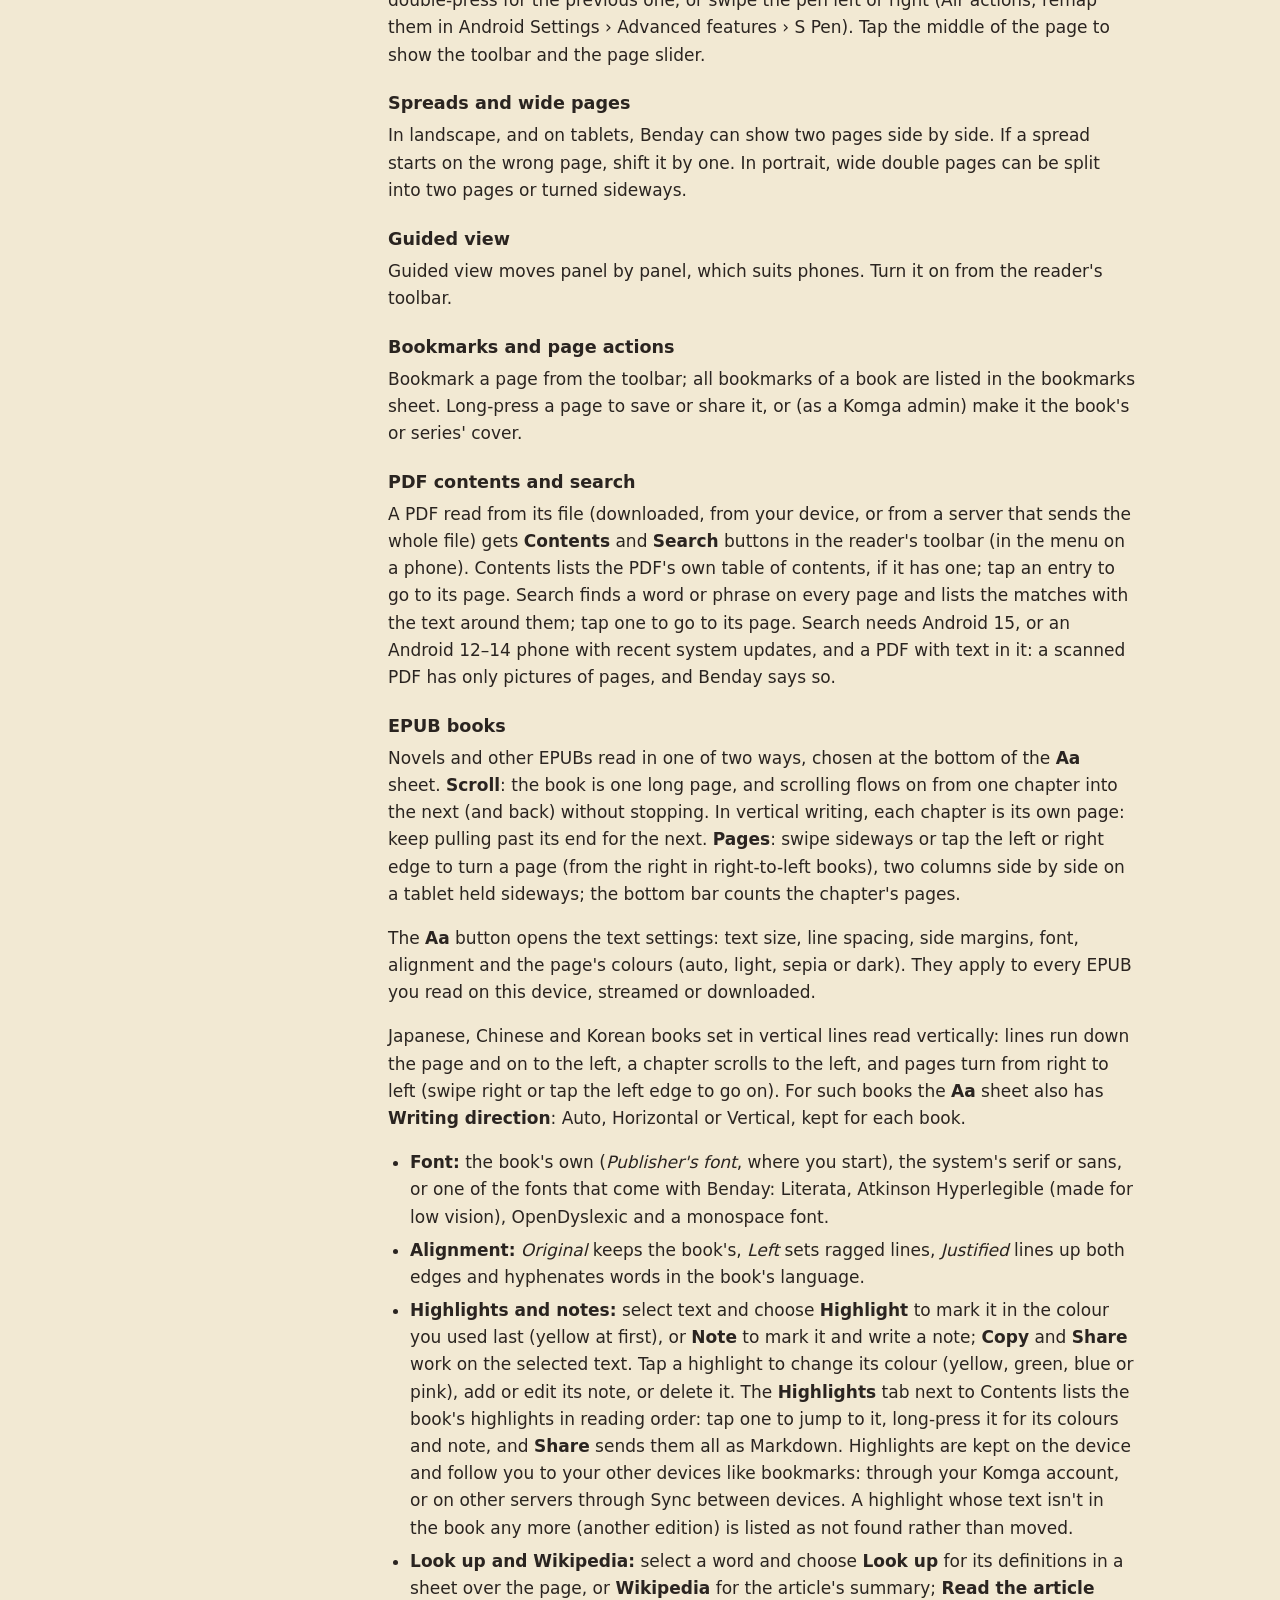
<file: docs.html>
<!doctype html>
<html lang="en">
<head>
  <meta charset="utf-8">
  <meta name="viewport" content="width=device-width, initial-scale=1">
  <title>Guide · Benday</title>
  <meta name="description" content="How to set up Benday with your Komga, Kavita, Stump, Suwayomi, BookOrbit or Audiobookshelf server or an OPDS catalog, what works on each server, and how reading, downloads, sync and the other features work.">
  <meta property="og:title" content="Guide · Benday">
  <meta property="og:description" content="How to set up Benday with your Komga, Kavita, Stump, Suwayomi, BookOrbit or Audiobookshelf server or an OPDS catalog, what works on each server, and how reading, downloads, sync and the other features work.">
  <meta property="og:image" content="https://getbenday.com/assets/img/feature-graphic.png">
  <meta property="og:url" content="https://getbenday.com/docs.html">
  <meta property="og:type" content="website">
  <meta name="twitter:card" content="summary_large_image">
  <meta name="theme-color" content="#e9dcbb" media="(prefers-color-scheme: light)">
  <meta name="theme-color" content="#1e2631" media="(prefers-color-scheme: dark)">
  <link rel="canonical" href="https://getbenday.com/docs.html">
  <link rel="icon" href="assets/img/favicon.png">
  <link rel="stylesheet" href="assets/style.css">
</head>
<body>
  <header class="site-header">
    <div class="wrap">
      <a class="brand" href="index.html"><img src="assets/img/favicon.png" alt="" width="36" height="36">Benday</a>
      <nav class="site-nav" aria-label="Main">
        <a href="index.html">Home</a>
        <a href="docs.html">Guide</a>
        <a href="faq.html">FAQ</a>
        <a href="beta.html">Beta</a>
        <a href="feedback.html">Feedback</a>
      </nav>
    </div>
  </header>

  <main>
    <div class="page-head dots">
      <div class="wrap">
        <p class="kicker">Guide</p>
        <h1>Using Benday</h1>
        <p class="lede">From the first sign-in to the last page: setup, reading, downloads and everything in Settings.</p>
      </div>
    </div>

    <div class="wrap docs">
      <nav class="toc" aria-label="On this page">
        <p>On this page</p>
        <ol>
          <li><a href="#getting-started">Getting started</a></li>
          <li><a href="#servers">Supported servers</a></li>
          <li><a href="#signing-in">Signing in</a></li>
          <li><a href="#koreader-sync">KOReader sync</a></li>
          <li><a href="#library">Home and library</a></li>
          <li><a href="#reading">Reading</a></li>
          <li><a href="#display">Display settings</a></li>
          <li><a href="#offline">Downloads and offline</a></li>
          <li><a href="#new-books">New-book notifications</a></li>
          <li><a href="#sync">Sync between devices</a></li>
          <li><a href="#ratings">Ratings and Discover</a></li>
          <li><a href="#tracking">Tracking and Komf</a></li>
          <li><a href="#local">Files on your device</a></li>
          <li><a href="#privacy">Privacy and app lock</a></li>
          <li><a href="#backup">Backup and restore</a></li>
          <li><a href="#troubleshooting">Troubleshooting</a></li>
        </ol>
      </nav>

      <article class="prose">
        <h2 id="getting-started">Getting started</h2>
        <p>Benday reads from a server you run yourself, on a computer, NAS or home server: <a href="https://komga.org">Komga</a>, <a href="https://www.kavitareader.com">Kavita</a>, <a href="https://www.stumpapp.dev">Stump</a>, <a href="https://github.com/Suwayomi/Suwayomi-Server">Suwayomi</a>, <a href="https://github.com/bookorbit/bookorbit">BookOrbit</a>, <a href="https://www.audiobookshelf.org">Audiobookshelf</a> (its ebooks and comics), <a href="https://www.yacreader.com">YACReaderLibrary Server</a>, or any server with an OPDS catalog, such as Codex, calibre-web, calibre's own content server, LANraragi, Mylar3, Ubooquity, COPS or Jellyfin's OPDS plugin. Benday doesn't come with any comics: it shows what's on your server.</p>
        <ol class="steps">
          <li><div><strong>Have a server.</strong> Your own, or one a friend shares with you. New to this? Komga is a good start for comics and manga: follow its <a href="https://komga.org/docs/category/installation">installation guide</a> and add a library. <a href="#servers">Supported servers</a> lists what works where.</div></li>
          <li><div><strong>Install Benday</strong> from Google Play on your Android phone or tablet (Android 7 or newer).</div></li>
          <li><div><strong>Sign in</strong> with the server's address, or the catalog's OPDS address, and your account. See <a href="#signing-in">Signing in</a>.</div></li>
          <li><div><strong>Start reading.</strong> Your libraries appear under Libraries (on an OPDS catalog, the catalog itself); anything you've started shows on Home.</div></li>
          <li><div><strong>Take the tour</strong> if you like. On the sign-in screen, <strong>New here? Take a quick tour</strong> walks through the form; after your first sign-in Benday offers a tour of the app, which stays under <strong>⋮ › Take the tour</strong>.</div></li>
        </ol>

        <h2 id="servers">Supported servers</h2>
        <p>Benday speaks <strong>Komga</strong>, <strong>Kavita</strong>, <strong>Stump</strong>, <strong>Suwayomi</strong>, <strong>BookOrbit</strong> and <strong>Audiobookshelf</strong> natively, through their own APIs, and reads from <strong>OPDS catalogs</strong>, the common feed format many servers offer. With Komga you get everything Benday does; with Kavita nearly all of it; with Stump the library, smart lists, progress and new books as they're scanned; with Suwayomi your manga library, its categories, progress and new chapters; with BookOrbit the library, its collections and smart scopes, progress and live updates; with Audiobookshelf the ebooks and comics of your book libraries, collections, progress and live updates; OPDS catalogs give you browsing, reading and downloads, and how much reaches the server depends on the server. It also reads the libraries of <a href="#yacreader">YACReaderLibrary Server</a>. Without any of these, Benday reads from <a href="#webdav-folder">a plain folder on a WebDAV server</a> such as Nextcloud, Seafile or a NAS.</p>
        <h3>Komga, Kavita, Stump, Suwayomi, BookOrbit, Audiobookshelf and OPDS</h3>
        <div class="table-scroll">
          <table class="matrix">
            <thead><tr><th scope="col">Feature</th><th scope="col">Komga</th><th scope="col">Kavita 0.8.9+</th><th scope="col">Stump 0.1.8+</th><th scope="col">Suwayomi 2.1+</th><th scope="col">BookOrbit 3.4+</th><th scope="col">Audiobookshelf 2.26+</th><th scope="col">OPDS catalog</th></tr></thead>
            <tbody>
              <tr><th scope="row">Browse, search and read</th><td data-label="Komga" class="yes">Yes</td><td data-label="Kavita" class="yes">Yes</td><td data-label="Stump" class="yes">Yes</td><td data-label="Suwayomi" class="yes">Yes, the manga in your library</td><td data-label="BookOrbit" class="yes">Yes</td><td data-label="Audiobookshelf" class="yes">Yes, the ebooks and comics of book libraries (EPUB, PDF, CBZ, CBR)</td><td data-label="OPDS" class="yes">Yes, through the catalog's own pages and search</td></tr>
              <tr><th scope="row">Home</th><td data-label="Komga">Continue reading, On deck, new books, Want to read, Upcoming, Discover</td><td data-label="Kavita">Continue reading, On deck, new books, Want to read (Kavita's own list)</td><td data-label="Stump">Continue reading, On deck, new books and new series</td><td data-label="Suwayomi">Continue reading, On deck, new chapters (as Suwayomi's Updates) and new series</td><td data-label="BookOrbit">Continue reading, On deck (BookOrbit's Up next), new books and new series</td><td data-label="Audiobookshelf">Continue reading, On deck (Continue series), new books and new series</td><td data-label="OPDS">Continue reading and the catalog pages you pin</td></tr>
              <tr><th scope="row">Filters and sorting</th><td data-label="Komga" class="yes">Benday's: read status, genre, tag, publisher, age rating and more</td><td data-label="Kavita" class="yes">Benday's, mapped to Kavita's</td><td data-label="Stump">Read status; publisher, age rating and status for series with a series.json; no genre, tag or language filters</td><td data-label="Suwayomi" class="yes">Benday's: read status, genre, status, language</td><td data-label="BookOrbit" class="yes">Benday's: read status, genre, tag, publisher, language</td><td data-label="Audiobookshelf" class="yes">Benday's: read status, genre, tag, publisher, language</td><td data-label="OPDS">The catalog's own, where it offers some</td></tr>
              <tr><th scope="row">Collections and read lists</th><td data-label="Komga" class="yes">Yes; add to them and reorder them</td><td data-label="Kavita" class="yes">Collections and reading lists</td><td data-label="Stump">Stump's smart lists as read lists, read-only (they need Stump's smart-list permission); no collections</td><td data-label="Suwayomi">Suwayomi's categories as collections, read-only; no read lists</td><td data-label="BookOrbit">BookOrbit's collections and smart scopes as read lists, read-only</td><td data-label="Audiobookshelf">Audiobookshelf's collections as read lists, read-only</td><td data-label="OPDS">When the catalog lists them as pages</td></tr>
              <tr><th scope="row">Page streaming</th><td data-label="Komga" class="yes">Yes, EPUB too</td><td data-label="Kavita" class="yes">Yes; EPUBs are downloaded first</td><td data-label="Stump" class="yes">Yes, EPUB too</td><td data-label="Suwayomi" class="yes">Yes</td><td data-label="BookOrbit" class="yes">Yes, EPUB too; a PDF opens once it's fetched</td><td data-label="Audiobookshelf">No: comics and PDFs open once their file is fetched; EPUBs are downloaded first</td><td data-label="OPDS">Where the catalog streams pages (OPDS-PSE); otherwise the book opens once it's downloaded</td></tr>
              <tr><th scope="row">Downloads</th><td data-label="Komga" class="yes">Yes</td><td data-label="Kavita" class="yes">Yes: the file with Kavita's Download role, otherwise page by page (EPUBs need the role)</td><td data-label="Stump" class="yes">Yes: the file as the server owner or with Stump's Download files permission, otherwise page by page (EPUBs then stream)</td><td data-label="Suwayomi" class="yes">Yes, page by page</td><td data-label="BookOrbit" class="yes">Yes: the file with BookOrbit's download permission, otherwise comics page by page (PDFs and EPUBs then only read online)</td><td data-label="Audiobookshelf" class="yes">Yes, the file</td><td data-label="OPDS" class="yes">Yes, the server's file</td></tr>
              <tr><th scope="row">Progress on the server</th><td data-label="Komga" class="yes">Komga's own, seen by its web reader and other apps</td><td data-label="Kavita" class="yes">Kavita's own, seen by its web reader</td><td data-label="Stump" class="yes">Stump's own, seen by its web reader</td><td data-label="Suwayomi" class="yes">Suwayomi's own, seen by its web reader</td><td data-label="BookOrbit" class="yes">BookOrbit's own, seen by its web reader and KOReader</td><td data-label="Audiobookshelf" class="yes">Audiobookshelf's own, seen by its web reader (EPUBs: when finished)</td><td data-label="OPDS">Depends on the server (below)</td></tr>
              <tr><th scope="row">Live updates</th><td data-label="Komga" class="yes">Yes</td><td data-label="Kavita" class="yes">Yes</td><td data-label="Stump" class="yes">New books and series from scans</td><td data-label="Suwayomi" class="yes">Library updates and server downloads</td><td data-label="BookOrbit" class="yes">New and removed books, covers, progress from KOReader and Kobo</td><td data-label="Audiobookshelf" class="yes">New, changed and removed books, scans, progress from other devices</td><td data-label="OPDS">No; pull down to refresh</td></tr>
              <tr><th scope="row">Bookmarks, ratings, per-series settings</th><td data-label="Komga" class="yes">Synced between devices through your account</td><td data-label="Kavita">Kept on each device</td><td data-label="Stump">Kept on each device</td><td data-label="Suwayomi">Kept on each device</td><td data-label="BookOrbit">Kept on each device</td><td data-label="Audiobookshelf">Kept on each device</td><td data-label="OPDS">Kept on each device</td></tr>
              <tr><th scope="row">MangaUpdates tracking</th><td data-label="Komga" class="yes">Yes</td><td data-label="Kavita">No</td><td data-label="Stump">No</td><td data-label="Suwayomi">No</td><td data-label="BookOrbit">No</td><td data-label="Audiobookshelf">No</td><td data-label="OPDS">No</td></tr>
            </tbody>
          </table>
        </div>
        <p>Only on Komga: Upcoming and Discover, ratings synced between devices, editing metadata and covers, Komf, library scans and other admin tasks, auto-downloading new books of a series, and syncing the app's look and settings through your account.</p>

        <h3>OPDS catalogs</h3>
        <p>On every OPDS catalog you can browse, search where the catalog offers it, read, pin catalog pages to Home and download books. Progress is always saved on the device; for the servers below, Benday also knows how to send it to the server, or to bring back what you finished elsewhere.</p>
        <div class="table-scroll">
          <table class="matrix">
            <thead><tr><th scope="col">Server</th><th scope="col">Pages</th><th scope="col">Progress to the server</th><th scope="col">Read marks from the server</th><th scope="col">Also</th></tr></thead>
            <tbody>
              <tr><th scope="row">Codex</th><td data-label="Pages" class="yes">Streamed</td><td data-label="Progress" class="yes">Yes, Codex's own</td><td data-label="Read marks" class="yes">Yes, and resumes at Codex's page</td><td data-label="Also">Its sort options as filters</td></tr>
              <tr><th scope="row">Stump (OPDS)</th><td data-label="Pages" class="yes">Streamed (EPUBs downloaded)</td><td data-label="Progress" class="yes">Yes, Stump's own</td><td data-label="Read marks">Resumes at Stump's page</td><td data-label="Also">Offers to switch to full Stump mode (0.1.8 and newer)</td></tr>
              <tr><th scope="row">Suwayomi (OPDS)</th><td data-label="Pages" class="yes">Streamed</td><td data-label="Progress" class="yes">Yes, Suwayomi's own</td><td data-label="Read marks" class="yes">Yes</td><td data-label="Also">Works with each of Suwayomi's login modes; offers to switch to full Suwayomi mode (2.1 and newer)</td></tr>
              <tr><th scope="row">LANraragi</th><td data-label="Pages" class="yes">Streamed</td><td data-label="Progress" class="yes">Yes, when LANraragi keeps progress on the server</td><td data-label="Read marks" class="yes">Yes</td><td data-label="Also">Categories as filters; its API key for No-Fun Mode or for progress</td></tr>
              <tr><th scope="row">Calibre (content server)</th><td data-label="Pages">Downloaded, then read</td><td data-label="Progress" class="yes">Yes, calibre's last-read position (a book's chapter, a comic's page)</td><td data-label="Read marks">Resumes at calibre's page (comics and PDFs)</td><td data-label="Also">Works with calibre's password protection, also over plain http (Digest)</td></tr>
              <tr><th scope="row">calibre-web</th><td data-label="Pages">Downloaded, then read</td><td data-label="Progress">On the device, or through a KOReader sync server you set</td><td data-label="Read marks" class="yes">Yes, from your read books</td><td data-label="Also">—</td></tr>
              <tr><th scope="row">Calibre-Web-Automated, Calibre-Web NextGen</th><td data-label="Pages">Downloaded, then read</td><td data-label="Progress" class="yes">Through its KOReader sync, for downloaded books</td><td data-label="Read marks" class="yes">Yes</td><td data-label="Also">The admin switches KOReader sync on</td></tr>
              <tr><th scope="row">Grimmory, BookLore</th><td data-label="Pages">Downloaded, then read</td><td data-label="Progress" class="yes">Through KOReader sync, for downloaded books</td><td data-label="Read marks" class="yes">Yes, from KOReader sync</td><td data-label="Also">A KOReader login of its own if needed</td></tr>
              <tr><th scope="row">BookOrbit (OPDS)</th><td data-label="Pages">Downloaded, then read</td><td data-label="Progress" class="yes">Through KOReader sync, for downloaded books</td><td data-label="Read marks" class="yes">Yes, from KOReader sync</td><td data-label="Also">A KOReader login of its own if needed; offers to switch to full BookOrbit mode (3.4 and newer)</td></tr>
              <tr><th scope="row">Kavita (OPDS)</th><td data-label="Pages" class="yes">Streamed</td><td data-label="Progress" class="yes">Yes, Kavita's own (Kavita 0.8 and newer)</td><td data-label="Read marks">Resumes at Kavita's page</td><td data-label="Also">Offers to switch to full Kavita mode (0.8.9 and newer)</td></tr>
              <tr><th scope="row">Komga (OPDS)</th><td data-label="Pages" class="yes">Streamed</td><td data-label="Progress" class="yes">Yes, Komga's own</td><td data-label="Read marks">Resumes at Komga's page</td><td data-label="Also">Offers to switch to full Komga mode</td></tr>
              <tr><th scope="row">Mylar3</th><td data-label="Pages" class="yes">Streamed</td><td data-label="Progress">On the device, or through a KOReader sync server you set</td><td data-label="Read marks">—</td><td data-label="Also">Its series, publishers, story arcs and read list; Mylar's OPDS has no search</td></tr>
              <tr><th scope="row">Ubooquity</th><td data-label="Pages">Downloaded, then read (Ubooquity 3's page streaming doesn't work over OPDS)</td><td data-label="Progress">On the device, or through a KOReader sync server you set</td><td data-label="Read marks">—</td><td data-label="Also">Its folders as catalog pages</td></tr>
              <tr><th scope="row">Jellyfin (OPDS plugin)</th><td data-label="Pages">Downloaded, then read</td><td data-label="Progress">On the device, or through a KOReader sync server you set</td><td data-label="Read marks">—</td><td data-label="Also">Jellyfin 12 with the OPDS plugin from its plugin catalog</td></tr>
              <tr><th scope="row">COPS, dir2opds</th><td data-label="Pages">Downloaded, then read</td><td data-label="Progress">On the device, or through a KOReader sync server you set</td><td data-label="Read marks">—</td><td data-label="Also">COPS's sort options as filters</td></tr>
              <tr><th scope="row">Any other OPDS catalog</th><td data-label="Pages">Streamed where it offers OPDS-PSE, otherwise downloaded</td><td data-label="Progress">Yes if the catalog offers OPDS Progression, or through a KOReader sync server you set; otherwise on the device only</td><td data-label="Read marks">Yes with OPDS Progression, otherwise resumes at the page the catalog reports, if it does</td><td data-label="Also">—</td></tr>
            </tbody>
          </table>
        </div>
        <p class="table-note">"Read marks" are books the server says you finished, in its own reader or another app; Benday shows them as read. It checks on signing in and when you pull down on Home, at most every ten minutes, and never un-reads a book you read in Benday. OPDS here means OPDS 1.2 catalogs (OPDS 2: below); KOReader sync is explained <a href="#koreader-sync">below</a>.</p>

        <h3>Formats</h3>
        <ul>
          <li><strong>CBZ</strong> and ZIP archives of images.</li>
          <li><strong>CBR</strong> and RAR archives, except RAR5 ones: convert those to CBZ.</li>
          <li><strong>PDF</strong>, page by page.</li>
          <li><strong>EPUB</strong>, comics and novels, and <strong>KEPUB</strong> (Kobo's EPUB), read as EPUB.</li>
          <li><strong>DjVu</strong>, from BookOrbit 3.5 or newer, which renders its pages.</li>
          <li><strong>MOBI</strong>, <strong>AZW3</strong> (Kindle books without DRM), <strong>FB2</strong> and plain text (<strong>TXT</strong>): converted once on your device and read as EPUB, with the same text settings, search, highlights and look-up. Reading progress stays on the device, except that a finished book is marked read on the server.</li>
        </ul>
        <p>Files on your device can be CBZ, CBR, PDF, EPUB, MOBI, AZW3, FB2 or TXT (without DRM).</p>

        <h2 id="signing-in">Signing in</h2>
        <p>The sign-in screen takes a server address or an OPDS catalog address, and finds out by itself what kind of server it is.</p>
        <h3>Komga</h3>
        <p>Enter the address you use to open Komga in a browser, for example <code>http://192.168.1.20:25600</code> on your home network or <code>https://comics.example.com</code> from anywhere. If Komga runs under a path (<code>https://example.com/komga</code>), include it.</p>
        <p>Sign in with your Komga email and password, or switch the sign-in form to <strong>API key</strong> and paste a key instead (Komga 1.15 or newer). Create one in Komga under Account settings, or once signed in under Settings › API keys. An API key can be revoked on its own without changing your password, and it works for accounts that sign in through single sign-on.</p>
        <h3>Kavita</h3>
        <p>Enter Kavita's address, the one you open in a browser (<code>http://192.168.1.20:5000</code>, for example), and sign in with your Kavita username and password, or choose <strong>API key</strong> and paste the key from your Kavita account settings. With a password, Benday uses it once to fetch your account's API key and keeps only the key. Pasting your Kavita OPDS address (<code>…/api/opds/&lt;key&gt;</code>) works too. Full Kavita mode needs Kavita 0.8.9 or newer; an older Kavita works as an OPDS catalog.</p>
        <h3>Stump</h3>
        <p>Enter Stump's address, the one you open in a browser (<code>http://192.168.1.20:10801</code>, for example), and sign in with your Stump username and password, or choose <strong>API key</strong> and paste a Stump API key. With a password, Benday uses it once to create an API key for this device, listed as "Benday (…)" in Stump's settings, and keeps only the key. Pasting your Stump OPDS address works too. Full Stump mode needs Stump 0.1.8 or newer.</p>
        <p>The account needs Stump's <strong>API keys</strong> permission, or must be the server owner; new Stump users have no permissions until the owner grants them. Without it, Benday says so, and Stump's OPDS catalog still works with the same username and password. An older Stump works as an OPDS catalog.</p>
        <h3>Suwayomi</h3>
        <p>Enter Suwayomi's address, the one you open in a browser (<code>http://192.168.1.20:4567</code>, for example), and sign in with the username and password of Suwayomi's login, or choose <strong>None</strong> if your Suwayomi asks for none. Benday works with each of Suwayomi's login modes (basic authentication, the login page and the web UI's login) and keeps the password to sign in again when Suwayomi's short-lived sign-ins run out. Pasting your Suwayomi OPDS address works too. Full Suwayomi mode needs Suwayomi 2.1 or newer; an older one works as an OPDS catalog.</p>
        <p>Benday shows the manga in your Suwayomi library, with its categories as collections; it never browses sources or installs extensions. Chapters download page by page, whether Suwayomi downloaded them or not.</p>
        <h3>BookOrbit</h3>
        <p>Enter BookOrbit's address, the one you open in a browser (<code>http://192.168.1.20:3000</code>, for example), and sign in with your BookOrbit username and password: your account, not an OPDS login made in BookOrbit's settings. Benday uses the password once and keeps only the sign-in BookOrbit gives this device ("Benday (…)" among your sessions in BookOrbit's settings), which it renews by itself, also once a day in the background so a week without Benday doesn't end it. Full BookOrbit mode needs BookOrbit 3.4 or newer; an older one, or a BookOrbit that allows only single sign-on, works as an OPDS catalog.</p>
        <p>Benday shows your BookOrbit libraries, with series and books without a series side by side, and BookOrbit's collections and smart scopes as read lists. Comics open in the reading direction set in BookOrbit. Downloading a whole book needs BookOrbit's download permission; without it comics download page by page, and PDFs and EPUBs are read online.</p>
        <h3>OPDS catalogs</h3>
        <p>Enter the address of the catalog itself, not the server's web page, and sign in with your account on that server, or choose <strong>None</strong> for an open catalog. Where each server keeps its catalog:</p>
        <div class="table-scroll">
          <table>
            <thead><tr><th>Server</th><th>Catalog address</th></tr></thead>
            <tbody>
              <tr><td>Codex</td><td><code>https://server/opds/v1.2/</code></td></tr>
              <tr><td>Stump</td><td><code>https://server/opds/v1.2/catalog</code>, or <code>…/opds/&lt;api key&gt;/v1.2/catalog</code> with sign-in None; on 0.1.8 and newer, Benday signs in to full Stump mode when the account may use API keys</td></tr>
              <tr><td>calibre-web, Calibre-Web-Automated, Calibre-Web NextGen</td><td><code>https://server/opds</code></td></tr>
              <tr><td>Calibre (content server)</td><td><code>http://server:8080/opds</code>, or just the server's address; sign in with a user of the content server (Preferences › Sharing over the net › User accounts)</td></tr>
              <tr><td>Suwayomi</td><td><code>https://server/api/opds/v1.2</code>; on 2.1 and newer, Benday signs in to full Suwayomi mode</td></tr>
              <tr><td>Grimmory, BookLore, BookOrbit</td><td><code>https://server/api/v1/opds</code>; on BookOrbit 3.4 and newer, Benday offers to switch to full BookOrbit mode with your account's password</td></tr>
              <tr><td>LANraragi</td><td><code>https://server/api/opds</code> with sign-in None, or <strong>API key</strong> with LANraragi's key (No-Fun Mode)</td></tr>
              <tr><td>Mylar3</td><td><code>http://server:8090/opds</code>, or just the server's address; sign in with the OPDS login set in Mylar's settings</td></tr>
              <tr><td>Ubooquity</td><td><code>http://server:2202/opds</code> (<code>…/ubooquity/opds</code> under its usual path prefix); turn on the OPDS feed in Ubooquity's admin page and sign in with a Ubooquity user</td></tr>
              <tr><td>Jellyfin</td><td><code>http://server:8096/opds</code>, or just the server's address, with the OPDS plugin installed; sign in with your Jellyfin user</td></tr>
              <tr><td>COPS</td><td><code>https://server/feed</code> (<code>…/index.php/feed</code> without URL rewriting), or just the server's address</td></tr>
              <tr><td>dir2opds</td><td>The server's address, sign-in None</td></tr>
              <tr><td>Kavita</td><td><code>https://server/api/opds/&lt;api key&gt;</code></td></tr>
              <tr><td>Komga</td><td><code>https://server/opds/v1.2/catalog</code></td></tr>
            </tbody>
          </table>
        </div>
        <p>If the server runs under a path, keep it in front (<code>https://example.com/calibre/opds</code>). Grimmory and BookLore also have a Komga-compatible address, but it is read-only: Benday points you to their OPDS catalog instead, which takes the same login. A Komga, Kavita, Stump, Suwayomi or BookOrbit catalog shows a banner on Home offering to switch to full mode; books you downloaded through the catalog stay readable under Downloads.</p>
        <p>Catalogs in the newer <strong>OPDS 2</strong> format work too: paste their address (<code>…/opds/v2/catalog</code> on Komga, <code>…/opds/v2.0/</code> on Codex, <code>…/opds/v2.0/catalog</code> on Stump). You browse, search and filter them as any catalog, and books are downloaded to read: Benday doesn't stream their pages yet. Progress reaches the server where the catalog offers OPDS Progression (Codex and Stump do). Books a library lends with copy protection (DRM) aren't offered. For Komga, Codex and Stump the 1.2 address above remains the better choice: pages stream, and Benday knows each server's extras there.</p>
        <h3 id="webdav-folder">A folder on a WebDAV server</h3>
        <p>No library server? Benday also reads comics and books straight from a folder on a WebDAV server: Nextcloud's or ownCloud's Files, Seafile, a NAS (Synology, QNAP), or <code>rclone serve webdav</code>. On the sign-in screen, turn on <strong>Folder on a WebDAV server</strong>, enter the folder's WebDAV address and sign in with your account (on Nextcloud, an app password if you use two-factor sign-in).</p>
        <div class="table-scroll">
          <table>
            <thead><tr><th>Server</th><th>Folder address</th></tr></thead>
            <tbody>
              <tr><td>Nextcloud, ownCloud</td><td><code>https://cloud.example.com/remote.php/webdav/Comics</code> (the settings at the bottom of Files show yours); the server's own address opens all your files</td></tr>
              <tr><td>Seafile</td><td><code>https://seafile.example.com/seafdav/My Library/Comics</code> (SeafDAV turned on by the admin)</td></tr>
              <tr><td>A NAS, rclone, Apache</td><td>The WebDAV address and the folder under it, for example <code>http://192.168.1.20:5005/comics</code></td></tr>
            </tbody>
          </table>
        </div>
        <p>Benday lists CBZ, CBR (ZIP and RAR), PDF and EPUB files. If the folder's own folders hold folders of books (<code>Comics/</code>, <code>Books/</code>), each is a library; every folder with books in it is a series, its files in name order. A <code>cover.jpg</code> or <code>folder.jpg</code> in a folder is its cover, a picture with a book's name that book's. Books open once they are downloaded (comics and PDFs in the background, EPUBs as a download); progress is kept on the device, and travels between your devices with <a href="#sync">Sync between devices</a>. Search finds books and folders by name; Home shows Continue reading and the newest files. A server that asks for Digest sign-in works too, but shows no covers yet.</p>
        <h3 id="yacreader">YACReaderLibrary Server</h3>
        <p>Benday reads the libraries a <a href="https://www.yacreader.com">YACReaderLibrary Server</a> shares with YACReader's iOS app (tested with YACReader 9.14 and 10.4; marking comics unread needs 10.4). On the sign-in screen, enter its address (<code>http://192.168.1.20:8080</code>) and choose <strong>No sign-in</strong>: YACReader has no accounts. If you put it behind a reverse proxy with a password, sign in with that.</p>
        <p>Each YACReader library is a library in Benday, and every folder with comics in it is a series, its comics by issue number (or by name). Pages stream from the server for every comic YACReader opens (CBZ, CBR, CB7, and PDFs where its build reads them); downloads go page by page. Reading progress is YACReader's own, so YACReader's apps see it, and Home shows the comics you're reading and the newest ones. YACReader's reading lists are Benday's read lists (read-only). Search finds comics by name and by their metadata.</p>
        <h3>HTTPS and self-signed certificates</h3>
        <p>To read away from home, the server must be reachable from outside: through a reverse proxy with HTTPS, or a VPN such as WireGuard or Tailscale. Downloaded books work without any connection.</p>
        <p>Servers with a normal certificate (Let's Encrypt, for example) just work. If your server uses a <strong>self-signed certificate</strong>, Benday shows the certificate's details and fingerprint and asks whether to trust it. Only trust it if it's your server: Benday then remembers that certificate for that address and warns you if it ever changes.</p>
        <h3 id="home-and-away">Home and away addresses</h3>
        <p>A server you reach at one address at home (<code>http://192.168.1.20:25600</code>) and another one elsewhere (<code>https://comics.example.com</code>, or a Tailscale name) can keep both. In Settings › Servers, edit the server and fill in <strong>Away address</strong>. Benday then picks the one that answers: on Wi-Fi it tries the home address first, on mobile data the away one, and if the first doesn't answer it uses the other within a fraction of a second. When the network changes, or you come back to the app, it checks again and switches by itself. The server's row shows <strong>Home</strong> or <strong>Away</strong> for the address in use.</p>
        <p>It is the same server and account either way: downloads, reading progress, lists and bookmarks stay as they are. Each address keeps its own http or https, and a self-signed certificate is trusted per address.</p>
        <h3>Several servers</h3>
        <p>Settings › Servers keeps more than one server, of any kind; switch between them there. Tracker links are kept per server.</p>

        <h2 id="koreader-sync">KOReader sync</h2>
        <p>Calibre-Web-Automated, Calibre-Web NextGen, Grimmory, BookLore and BookOrbit don't take reading progress over OPDS, but they all run a KOReader sync server, the one the KOReader e-reader app uses. Benday sends your position there, so the server's own reader and KOReader see it, and brings back the books you finished there.</p>
        <ul>
          <li><strong>Switch it on on the server.</strong> On Calibre-Web-Automated and Calibre-Web NextGen the admin turns KOReader sync on for the server. On Grimmory, BookLore and BookOrbit each user turns it on in their KOReader settings, and sets a KOReader username and password there.</li>
          <li><strong>The login.</strong> Benday tries the catalog's username and password first. If your KOReader login on Grimmory, BookLore or BookOrbit is a different one, open Manage servers (Settings › Servers), edit the catalog and choose <strong>KOReader sync</strong>: enter that login and press <strong>Test</strong>. Leave it empty to use the catalog's. Calibre-Web-Automated and Calibre-Web NextGen always use the catalog's login.</li>
          <li><strong>Downloaded books only.</strong> KOReader sync recognises a book by a fingerprint of the server's file, not by its title, so Benday needs the downloaded file to match it. These servers don't stream pages, so their books are downloaded before they open anyway; if you remove a download, that book's progress stays on the device until you download it again.</li>
        </ul>
        <p>If the server turns the login away or sync is off, Benday says so on the book's sheet and keeps your progress on the device.</p>
        <h3>A KOReader sync server of your own</h3>
        <p>For any other catalog without a progress sync of its own (calibre-web, or a plain OPDS catalog), Benday can use a separate KOReader sync server, such as the one your KOReader devices already use (koreader-sync-server, kosync-dotnet). In Manage servers, edit the catalog and choose <strong>KOReader sync</strong>: enter the sync server's address and your username and password there, press <strong>Test</strong>, then <strong>Save</strong>. As above, it works for books downloaded whole, and books you finished on another device show as read.</p>

        <h2 id="library">Home and library</h2>
        <p><strong>Home</strong> is a column of shelves: Continue reading, On deck (the next book of series you're reading), new books, Recently added, Reading lists and Want to read (Komga and Kavita), plus Upcoming (the next book of series still running, with an estimated date) and Discover on Komga. On servers with read lists, <strong>Reading order</strong> at the top is the read list you last opened a book from (a reading order such as a crossover event), scrolled to where you left off: the furthest book in the list you've started or finished, here or anywhere else, or the next one once it's finished (earlier unread books are skipped), earlier and later ones a swipe away. A read list's <em>Read</em> button picks the same book. Once you've finished a list's last book it leaves the shelf (another list you've been reading takes its place), and it comes back, at the first new book, when books are added to its end on the server. Reorder or hide them in Settings › Home shelves. To add your own, filter a library and choose <em>Save as Home shelf</em>.</p>
        <p><strong>Updates</strong> (See all on the New books shelf) lists new books by day and series and marks the ones added since you last looked; the filter button narrows it to series you're reading.</p>
        <p><strong>Libraries, Collections and Read lists</strong> mirror your Komga, Kavita, Stump, Suwayomi, BookOrbit or Audiobookshelf server (on Stump, its smart lists are the read lists; on Suwayomi, its categories are the collections; on BookOrbit, its collections and smart scopes are the read lists), with search, filters (read status, genre, publisher, age rating and more) and sorting. On Kavita, a series' books are grouped under headers: each volume, then chapters outside a volume, then specials. Tap a header to fold it away, or use its menu to mark the whole volume read or unread. On tablets, lists and details sit side by side.</p>
        <p>On an <strong>OPDS catalog</strong>, Benday shows the catalog as the server arranges it, with its search and filters where it has them. Pin any page of the catalog to Home; Continue reading sits above the pins.</p>
        <p>Long-press a book or series for quick actions: mark read or unread, download or open the series, and on Komga add to a read list (or a collection, for admins).</p>

        <h2 id="reading">Reading</h2>
        <h3>Reading modes</h3>
        <div class="table-scroll">
          <table>
            <thead><tr><th>Mode</th><th>For</th></tr></thead>
            <tbody>
              <tr><td>Left to right</td><td>Western comics</td></tr>
              <tr><td>Right to left</td><td>Manga</td></tr>
              <tr><td>Vertical</td><td>Page by page, scrolling down</td></tr>
              <tr><td>Webtoon</td><td>One continuous strip; chapters follow each other without a break</td></tr>
            </tbody>
          </table>
        </div>
        <p>Benday uses the series' reading direction from the server (Komga's reading direction, Kavita's reading profile, the Stump library's reading settings), and guesses webtoon from very tall pages. Change it from the reader's toolbar for this series only, or set a default in Settings › Reader.</p>
        <h3>Turning pages</h3>
        <p>Tap the left or right edge, swipe, or use the volume keys (Settings › Reader › Tap zones and volume keys). Keyboards and Bluetooth page turners work too: arrow keys, Page Up/Down and space. With a Samsung S Pen, press the button for the next page, double-press for the previous one, or swipe the pen left or right (Air actions; remap them in Android Settings › Advanced features › S Pen). Tap the middle of the page to show the toolbar and the page slider.</p>
        <h3>Spreads and wide pages</h3>
        <p>In landscape, and on tablets, Benday can show two pages side by side. If a spread starts on the wrong page, shift it by one. In portrait, wide double pages can be split into two pages or turned sideways.</p>
        <h3>Guided view</h3>
        <p>Guided view moves panel by panel, which suits phones. Turn it on from the reader's toolbar.</p>
        <h3>Bookmarks and page actions</h3>
        <p>Bookmark a page from the toolbar; all bookmarks of a book are listed in the bookmarks sheet. Long-press a page to save or share it, or (as a Komga admin) make it the book's or series' cover.</p>
        <h3 id="pdf">PDF contents and search</h3>
        <p>A PDF read from its file (downloaded, from your device, or from a server that sends the whole file) gets <strong>Contents</strong> and <strong>Search</strong> buttons in the reader's toolbar (in the menu on a phone). Contents lists the PDF's own table of contents, if it has one; tap an entry to go to its page. Search finds a word or phrase on every page and lists the matches with the text around them; tap one to go to its page. Search needs Android 15, or an Android 12–14 phone with recent system updates, and a PDF with text in it: a scanned PDF has only pictures of pages, and Benday says so.</p>
        <h3 id="epub">EPUB books</h3>
        <p>Novels and other EPUBs read in one of two ways, chosen at the bottom of the <strong>Aa</strong> sheet. <strong>Scroll</strong>: the book is one long page, and scrolling flows on from one chapter into the next (and back) without stopping. In vertical writing, each chapter is its own page: keep pulling past its end for the next. <strong>Pages</strong>: swipe sideways or tap the left or right edge to turn a page (from the right in right-to-left books), two columns side by side on a tablet held sideways; the bottom bar counts the chapter's pages.</p>
        <p>The <strong>Aa</strong> button opens the text settings: text size, line spacing, side margins, font, alignment and the page's colours (auto, light, sepia or dark). They apply to every EPUB you read on this device, streamed or downloaded.</p>
        <p>Japanese, Chinese and Korean books set in vertical lines read vertically: lines run down the page and on to the left, a chapter scrolls to the left, and pages turn from right to left (swipe right or tap the left edge to go on). For such books the <strong>Aa</strong> sheet also has <strong>Writing direction</strong>: Auto, Horizontal or Vertical, kept for each book.</p>
        <ul>
          <li><strong>Font:</strong> the book's own (<em>Publisher's font</em>, where you start), the system's serif or sans, or one of the fonts that come with Benday: Literata, Atkinson Hyperlegible (made for low vision), OpenDyslexic and a monospace font.</li>
          <li><strong>Alignment:</strong> <em>Original</em> keeps the book's, <em>Left</em> sets ragged lines, <em>Justified</em> lines up both edges and hyphenates words in the book's language.</li>
          <li><strong>Highlights and notes:</strong> select text and choose <strong>Highlight</strong> to mark it in the colour you used last (yellow at first), or <strong>Note</strong> to mark it and write a note; <strong>Copy</strong> and <strong>Share</strong> work on the selected text. Tap a highlight to change its colour (yellow, green, blue or pink), add or edit its note, or delete it. The <strong>Highlights</strong> tab next to Contents lists the book's highlights in reading order: tap one to jump to it, long-press it for its colours and note, and <strong>Share</strong> sends them all as Markdown. Highlights are kept on the device and follow you to your other devices like bookmarks: through your Komga account, or on other servers through Sync between devices. A highlight whose text isn't in the book any more (another edition) is listed as not found rather than moved.</li>
          <li><strong>Look up and Wikipedia:</strong> select a word and choose <strong>Look up</strong> for its definitions in a sheet over the page, or <strong>Wikipedia</strong> for the article's summary; <strong>Read the article</strong> opens the whole article in the sheet, and links stay on Wikipedia. Words are looked up in the book's language (English when the book doesn't say): first in your own dictionaries, then on Wiktionary, whose definitions are in English. Nothing leaves the device until you tap, and answers are kept for 30 days. For lookups without a connection, open <strong>Settings › Dictionaries</strong> and download one of Benday's dictionaries: Wiktionary's for English, German, French, Spanish and Swedish (definitions in their own language), Swedish words with English definitions, Lexin's Swedish dictionary, and JMdict's Japanese words with English definitions. Benday's Japanese dictionary includes material from the <a href="https://www.edrdg.org/wiki/index.php/JMdict-EDICT_Dictionary_Project">JMdict (EDICT, etc.) dictionary files</a> in accordance with the <a href="https://www.edrdg.org/edrdg/licence.html">licence provisions</a> of the <a href="https://www.edrdg.org/">Electronic Dictionary Research and Development Group</a>. The list and the files come from GitHub, nothing about you is sent, and <strong>Update</strong> appears when a newer version is out; tap a dictionary for its source and licence. Downloads follow <strong>Download only on Wi-Fi</strong>: without Wi-Fi, Benday asks first. You can also import a StarDict dictionary of your own (the <code>.ifo</code>, <code>.idx</code> and <code>.dict</code> or <code>.dict.dz</code> files, or a .zip of them), and tap it to choose the language its words are in.</li>
          <li><strong>Vocabulary:</strong> every word you look up is kept, with the sentence it was in and the book, under <strong>More › Vocabulary</strong>. Search the list, filter it by language or book, tap a word to see it again or open the book at that place, and swipe to remove it. <strong>Share</strong> exports the list as a spreadsheet (CSV), Markdown or a file Anki imports as flashcards. Words follow you to your other devices through Sync between devices. To stop keeping them, turn off <strong>Keep looked-up words</strong> in Settings › Dictionaries; nothing is kept while reading incognito.</li>
          <li><strong>Search in book</strong> (the magnifier) finds a word or phrase in every chapter and lists the matches with the text around them, chapter by chapter, as they come. Tap one to jump there; the match is marked on the page. A streamed book's chapters are fetched from the server once, so the first search takes longest; a downloaded book is searched on the device, also offline.</li>
        </ul>

        <h2 id="display">Display settings</h2>
        <p>The Reader settings button (the sliders) in the reader's toolbar opens the display settings: page fit, zoom, crop borders, background, brightness, contrast, saturation, colour filters, sharpening, and in webtoon mode side padding, gaps and auto-scroll speed. Choose whether changes apply to <strong>this series only</strong> or to every series; on Komga, per-series settings follow you to your other devices.</p>
        <p>Settings › Look changes the whole app's look: eight styles, each with a light and dark side, following the system's dark mode or set by hand. On an e-ink screen, turn on Settings › E-ink mode: black on white, no animations and instant page turns.</p>

        <h2 id="offline">Downloads and offline</h2>
        <ul>
          <li><strong>Download</strong> a book, a whole series, a collection or a read list from its menu (on an OPDS catalog, from the book's sheet). Downloads continue in the background, with a progress notification.</li>
          <li><strong>Smart downloads</strong> (Downloads › Queue &amp; settings) keeps the next one to five books of the series you're reading downloaded, so the next one is always there. <strong>Delete after reading</strong> removes a book once you've finished it.</li>
          <li><strong>Auto-download new books</strong> of a series when they arrive on a Komga server.</li>
          <li><strong>Download only on Wi-Fi</strong> and a <strong>storage limit</strong> (Settings › Downloads). Over the limit, the oldest books you've finished are removed; unread books never are.</li>
          <li><strong>Simultaneous downloads:</strong> up to three books download at once (two by default).</li>
          <li><strong>SD card:</strong> on a device with a memory card, Downloads › Queue &amp; settings › Download location keeps downloads on the card, and offers to move the ones you already have.</li>
          <li><strong>Downloads › Library</strong> shows everything on the device, grouped by series, even with no connection.</li>
        </ul>
        <p>Reading progress made offline is saved on the device and sent to the server the next time you're connected, on every server that takes progress (see <a href="#servers">Supported servers</a>).</p>

        <h2 id="new-books">New-book notifications</h2>
        <p>Turn on Settings › Notifications › <strong>New books</strong> to get a notification when a series you follow or read gets a new book. Benday asks for Android's permission to show notifications; if you refuse, the switch stays off and Benday offers Android's settings, where you can allow them later.</p>
        <ul>
          <li><strong>Which series:</strong> the ones you auto-download (Komga) and the ones you turn on with <strong>Notify about new books</strong> in a series' menu (on Kavita, Stump, Suwayomi and BookOrbit, that is how you choose them). Turn on <strong>Also series I'm reading</strong> to include every series with a book read or started.</li>
          <li><strong>Which servers:</strong> every saved Komga, Kavita, Stump, Suwayomi and BookOrbit server, signed in with what is saved (never a new login), at its home or away address, whichever answers. OPDS catalogs aren't checked.</li>
          <li><strong>When:</strong> every 3, 6 (the default), 12 or 24 hours in the background, when Android lets it run (with enough battery, and only on Wi-Fi if you choose); also when the app starts, and while it is open, soon after the server reports new books. A check asks each server one small question when nothing is new.</li>
          <li>One notification per series, grouped when several series have new books. Tap it to open the series, on the server it came from.</li>
          <li>Books you've already read or started, and books you've already seen in Updates, aren't announced. The first check only notes what is there, so turning it on doesn't announce your whole library.</li>
        </ul>

        <h2 id="sync">Sync between devices</h2>
        <p>On <strong>Komga</strong>, Benday keeps its shared data in your Komga account, so there is nothing extra to set up:</p>
        <ul>
          <li>Reading progress (Komga's own, also seen by Komga's web reader and other apps)</li>
          <li>Bookmarks, ratings and Want to read</li>
          <li>Per-series display settings and reading direction</li>
        </ul>
        <p>The app's theme, look, image quality and smart downloads setting follow your Komga account too.</p>
        <p>On <strong>Kavita</strong>, reading progress is Kavita's own, so Kavita's web reader and your other devices see it; bookmarks, ratings and display settings can follow you through <a href="#webdav-sync">WebDAV</a> (below). The same goes for <strong>Stump</strong>: progress is Stump's own, which its web reader sees. And for <strong>Suwayomi</strong>: progress is Suwayomi's own, which its web UI sees. And for <strong>BookOrbit</strong>: progress is BookOrbit's own, which its web reader and KOReader devices see; progress KOReader or a Kobo sends there shows up in Benday as it happens. On an <strong>OPDS catalog</strong>, progress reaches the server where Benday knows how (the <a href="#servers">table above</a>, and <a href="#koreader-sync">KOReader sync</a>); otherwise it stays on the device.</p>
        <h3 id="webdav-sync">Bookmarks, ratings and more on the other servers: WebDAV</h3>
        <p>On Kavita, Stump, Suwayomi, BookOrbit and OPDS servers, Benday can keep your data the same on all your devices through a folder on a WebDAV server of your own: Nextcloud, ownCloud, a NAS or any WebDAV share. In <strong>Settings › Sync between devices</strong>, enter the WebDAV address, your username and password (on Nextcloud, an app password) and a folder, tap <strong>Test</strong>, then <strong>Turn on</strong>; set up your other devices with the same folder. Benday syncs when you open the app, soon after a change, on <strong>Sync now</strong>, and every six hours in the background while the app is closed (when the battery isn't low). The files go only to your WebDAV server; Komga's data keeps syncing through your Komga account.</p>
        <p>Tested with Nextcloud, ownCloud (10 and Infinite Scale), Apache, nginx and rclone. On Nextcloud, make the app password under <em>Personal settings › Security › Devices &amp; sessions</em> (<strong>Create new app password</strong>) and use the address <code>https://your-server/remote.php/webdav</code>; if you enter the server's own address, <strong>Test</strong> offers the right one. Infinite Scale needs basic auth switched on by its admin (<code>PROXY_ENABLE_BASIC_AUTH</code>). Servers that ask for Digest sign-in (Apache's <code>mod_auth_digest</code>, some NAS boxes) work as well. Behind nginx, raise <code>client_max_body_size</code> if Benday says the server refused a file as too large.</p>
        <p>Under <strong>What syncs</strong>, each kind of data has its own switch:</p>
        <ul>
          <li><strong>Bookmarks</strong>, <strong>Ratings</strong>, <strong>Want to Read</strong> (on Stump, Suwayomi and BookOrbit a list of Benday's own; Kavita keeps its own list) and <strong>Series reader settings</strong>, per server.</li>
          <li><strong>OPDS reading progress</strong> and <strong>OPDS Home shelves</strong>: a book read on one device shows up in Continue reading on the other.</li>
          <li><strong>Look and reader defaults</strong>: theme, colours, image quality and the reader's default display settings. While it is on, the look no longer comes from your Komga account.</li>
          <li><strong>Saved servers</strong>: names, addresses and usernames, never passwords or keys. Your other devices list them in Manage servers under <em>From your other devices</em>; tap <strong>Add</strong> and enter the password.</li>
          <li><strong>Reading history and stats</strong>: off until you switch it on. Each device's reading is added up on the others.</li>
        </ul>
        <p>A server one device saved with its home address as the main one and another with its away address is matched up through <strong>Saved servers</strong> (keep that switch on): its bookmarks, ratings and the rest follow you either way. On OPDS catalogs, ratings and settings of a feed are matched once the device has opened that feed.</p>
        <p>Downloads stay on each device.</p>
        <h3 id="webdav-encryption">Encrypting the sync folder</h3>
        <p>If someone else runs your WebDAV server (a hosted Nextcloud, a storage box), switch on <strong>Encrypt the sync folder</strong> and choose a passphrase of at least 12 characters (a few unrelated words work well). Benday then encrypts every file in the folder on the device (AES-256-GCM, with a key made from the passphrase by Argon2id), so the server sees only file names and sizes. Making the key takes a few seconds on a phone. The passphrase itself isn't stored; the key stays in Android's encrypted storage on the device and is never in backups.</p>
        <p>Your other devices stop syncing and say the folder is encrypted until you tap <strong>Enter passphrase</strong> there and type the same one. Older Benday versions stop too and ask to be updated, so nothing is written to the folder unencrypted. Switch it off on any device that has the passphrase to store the folder unencrypted again; your other devices follow. If the folder becomes unencrypted any other way (its settings file changed or deleted on the server), Benday stops syncing and asks: <strong>Keep it unencrypted</strong> or <strong>Encrypt it again</strong> (with a new passphrase). After turning encryption on again, check on every device that <strong>Encrypt the sync folder</strong> shows as on.</p>
        <p><strong>A forgotten passphrase can't be recovered.</strong> Nothing is lost, though: each device keeps its own data. Tap <strong>Start the folder over</strong> on one of them and choose a new passphrase: it deletes Benday's files in the folder (nothing else you keep there) and uploads that device's data again, encrypted with the new one; enter it on your other devices. <strong>Start over without encryption</strong> is there too. If one of your devices has been retired, data that only it had synced may not come back after a start over or after two devices turned encryption on at the same moment; devices still in use upload theirs again. Nextcloud, ownCloud and some storage boxes keep older versions and deleted files: delete the copies from before encryption there if they shouldn't stay readable.</p>

        <h2 id="ratings">Ratings and Discover</h2>
        <p>Discover is for Komga. Rate a series from its page. Ratings, together with what you've read, feed the <strong>Discover</strong> shelf, which suggests unread series that share writers, artists, genres or tags with the ones you liked, and says why. Want to read is a list of series to start later, on Komga, Kavita, Stump, Suwayomi and BookOrbit: on Kavita it is Kavita's own list, the one its web reader shows.</p>

        <h2 id="tracking">Tracking and Komf</h2>
        <p><strong>MangaUpdates:</strong> sign in under Settings › Tracking, link a series from its menu (<em>Track on…</em>), and Benday updates your MangaUpdates list as you read. It works on Komga. If MangaUpdates is further along than your server, Benday offers to mark the earlier books read.</p>
        <p><strong>Komf</strong> is a metadata tool for Komga. If you run one and are a Komga admin, enter its address under Settings › Metadata › Komf; <em>Identify with Komf</em> and <em>Auto-match with Komf</em> then appear in a series' menu.</p>

        <h2 id="local">Files on your device</h2>
        <p>The Local files tab opens CBZ, CBR and PDF files (and ZIP or RAR archives of images), EPUBs, and MOBI, AZW3, FB2 and TXT books from your device without a server. EPUBs open in the book reader, with search, highlights and notes, look-up and text settings; copy-protected (DRM) EPUBs can't be opened. Benday remembers where you stopped in each.</p>

        <h2 id="privacy">Privacy and app lock</h2>
        <ul>
          <li><strong>App lock</strong> asks for your fingerprint, face or screen lock when Benday opens. It needs a screen lock on the device.</li>
          <li><strong>Incognito</strong> reads without recording progress or history, until you turn it off.</li>
          <li>Benday sends nothing to its developer. See the <a href="privacy.html">privacy policy</a>.</li>
        </ul>

        <h2 id="backup">Backup and restore</h2>
        <p>Settings › Backup &amp; restore saves a file with your settings, bookmarks, reading history and statistics, per-series reading modes, and server addresses and usernames. Passwords aren't included, so after restoring on a new phone you sign in again (an OPDS address with an API key in it is saved as it is). Downloads aren't included.</p>

        <h2 id="troubleshooting">Troubleshooting</h2>
        <h3>"Can't reach the server"</h3>
        <p>Open the same address in the phone's browser. If that fails too, the phone can't reach the server: check that you're on the same network (or the VPN is on), the port is right, and there's no firewall in the way. <code>localhost</code> means the phone itself, so use the server's network address instead.</p>
        <p>On <strong>Android 17</strong>, Benday needs your permission to reach anything on your home network. Android asks whether Benday may "find, connect to, and determine the relative position of nearby devices": that is Android's name for it, and Benday uses it only to reach your servers. If you refused, the sign-in screen says so and offers <strong>Allow</strong>; you can also allow <strong>Nearby devices</strong> for Benday in Android's settings. Servers reached over the internet or a VPN don't need it.</p>
        <h3>"This isn't a server Benday supports or an OPDS catalog"</h3>
        <p>The address answered, but not as Komga, Kavita, Stump, Suwayomi, BookOrbit or an OPDS catalog. A login page (an SSO proxy, for example) or a wrong path is in the way. For Komga, Kavita, Stump, Suwayomi and BookOrbit, use the address that opens the server itself; for other servers, the catalog's address (see <a href="#signing-in">Signing in</a>).</p>
        <h3>"This is Grimmory's Komga-compatible API"</h3>
        <p>Grimmory and BookLore offer a read-only imitation of Komga's API, which can't save progress. Add their OPDS catalog instead (<code>…/api/v1/opds</code>) with the same username and password.</p>
        <h3>Certificate errors</h3>
        <p>Check the certificate is valid for the name you typed. For a self-signed certificate, accept the trust dialog when Benday offers it. If the certificate changed (renewed), Benday asks again.</p>
        <h3>Something else</h3>
        <p>Look through the <a href="faq.html">FAQ</a>, or <a href="feedback.html">report it</a>.</p>
      </article>
    </div>
  </main>

  <footer class="site-footer">
    <div class="wrap">
      <strong>Benday</strong>
      <nav aria-label="Footer">
        <a href="docs.html">Guide</a>
        <a href="faq.html">FAQ</a>
        <a href="beta.html">Beta</a>
        <a href="feedback.html">Feedback</a>
        <a href="privacy.html">Privacy</a>
      </nav>
      <p class="legal">Benday is not affiliated with Komga, Kavita or the other servers it reads from. Google Play is a trademark of Google LLC.</p>
    </div>
  </footer>
  <script src="config.js"></script>
  <script src="assets/site.js"></script>
</body>
</html>
</file>
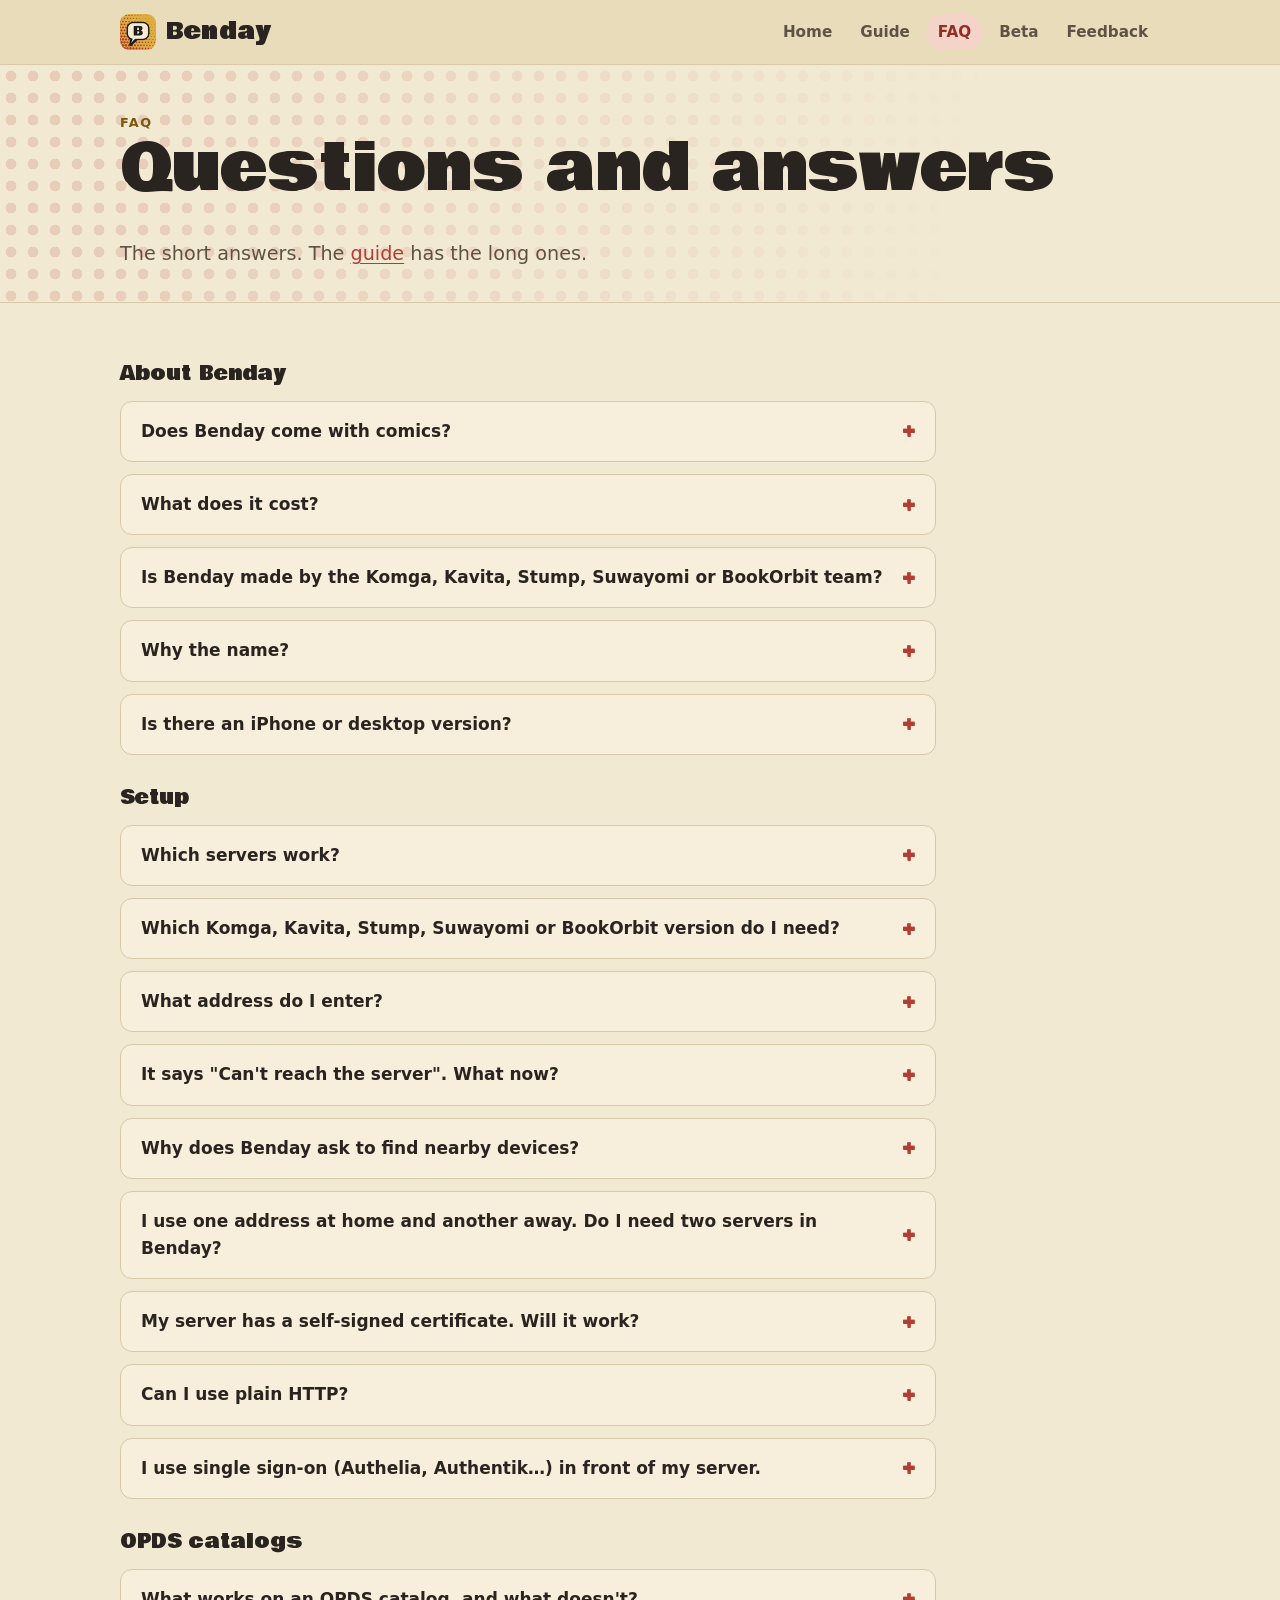
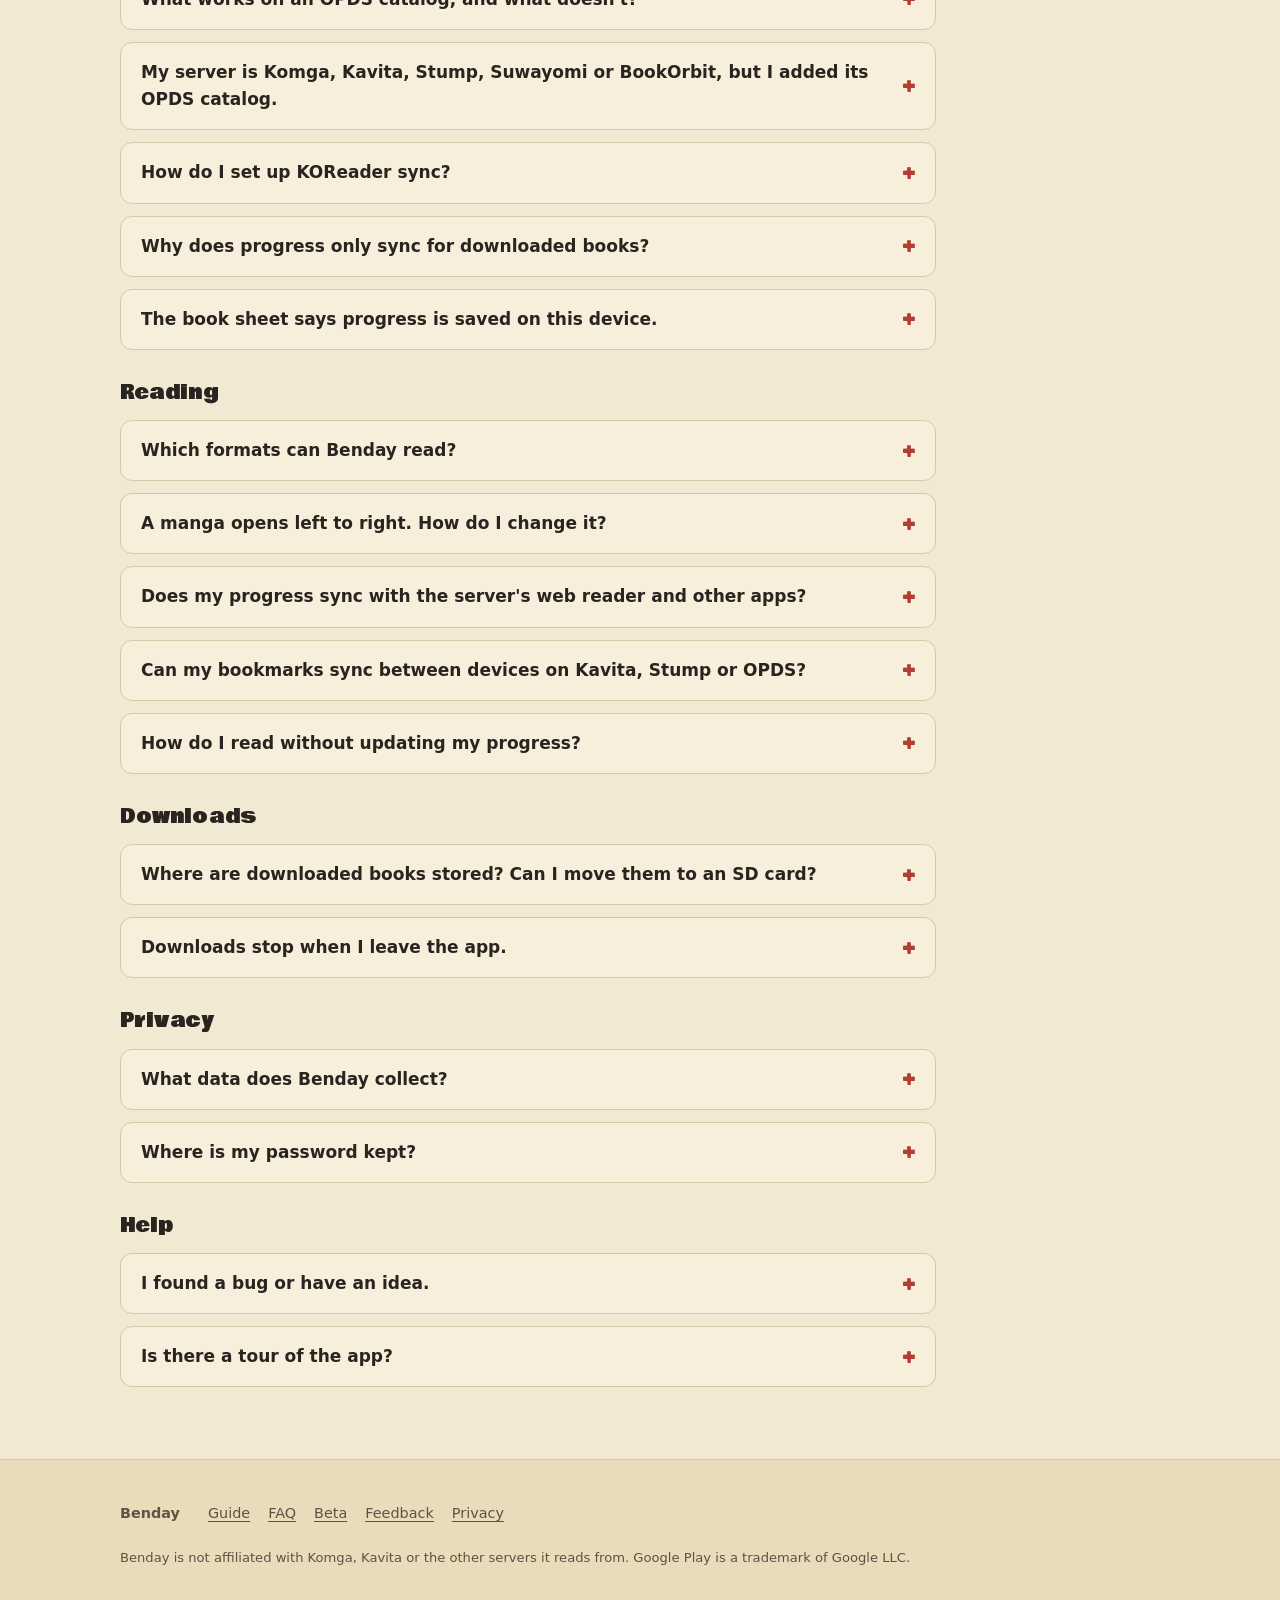
<file: faq.html>
<!doctype html>
<html lang="en">
<head>
  <meta charset="utf-8">
  <meta name="viewport" content="width=device-width, initial-scale=1">
  <title>FAQ · Benday</title>
  <meta name="description" content="Answers to common questions about Benday, the Android comic reader for Komga, Kavita, Stump, Suwayomi, BookOrbit and OPDS catalogs.">
  <meta property="og:title" content="FAQ · Benday">
  <meta property="og:description" content="Answers to common questions about Benday, the Android comic reader for Komga, Kavita, Stump, Suwayomi, BookOrbit and OPDS catalogs.">
  <meta property="og:image" content="https://getbenday.com/assets/img/feature-graphic.png">
  <meta property="og:url" content="https://getbenday.com/faq.html">
  <meta property="og:type" content="website">
  <meta name="twitter:card" content="summary_large_image">
  <meta name="theme-color" content="#e9dcbb" media="(prefers-color-scheme: light)">
  <meta name="theme-color" content="#1e2631" media="(prefers-color-scheme: dark)">
  <link rel="canonical" href="https://getbenday.com/faq.html">
  <link rel="icon" href="assets/img/favicon.png">
  <link rel="stylesheet" href="assets/style.css">
</head>
<body>
  <header class="site-header">
    <div class="wrap">
      <a class="brand" href="index.html"><img src="assets/img/favicon.png" alt="" width="36" height="36">Benday</a>
      <nav class="site-nav" aria-label="Main">
        <a href="index.html">Home</a>
        <a href="docs.html">Guide</a>
        <a href="faq.html">FAQ</a>
        <a href="beta.html">Beta</a>
        <a href="feedback.html">Feedback</a>
      </nav>
    </div>
  </header>

  <main>
    <div class="page-head dots">
      <div class="wrap">
        <p class="kicker">FAQ</p>
        <h1>Questions and answers</h1>
        <p class="lede">The short answers. The <a href="docs.html">guide</a> has the long ones.</p>
      </div>
    </div>

    <div class="wrap">
      <div class="faq">
        <h2 class="faq-group">About Benday</h2>

        <details>
          <summary>Does Benday come with comics?</summary>
          <div><p>No. Benday is a reader for your own server: <a href="https://komga.org">Komga</a>, <a href="https://www.kavitareader.com">Kavita</a>, <a href="https://www.stumpapp.dev">Stump</a>, <a href="https://github.com/Suwayomi/Suwayomi-Server">Suwayomi</a>, <a href="https://github.com/bookorbit/bookorbit">BookOrbit</a> or any OPDS catalog, run by you or someone who shares it with you. It shows the comics, manga and webtoons on that server, and files already on your device.</p></div>
        </details>

        <details>
          <summary>What does it cost?</summary>
          <div><p>Benday is a one-time purchase on Google Play. There are no ads, subscriptions or in-app purchases, and updates are included.</p></div>
        </details>

        <details>
          <summary>Is Benday made by the Komga, Kavita, Stump, Suwayomi or BookOrbit team?</summary>
          <div><p>No. Benday is an independent app that uses the servers' public APIs and OPDS catalogs. Questions about a server itself belong with its makers; questions about the app, <a href="feedback.html">here</a>.</p></div>
        </details>

        <details>
          <summary>Why the name?</summary>
          <div><p>Ben-Day dots are the little coloured dots old comics were printed with, the ones in the app icon. They're named after Benjamin Day, the illustrator who invented the process in 1879.</p></div>
        </details>

        <details>
          <summary>Is there an iPhone or desktop version?</summary>
          <div><p>Not at the moment: Benday is for Android phones, tablets and Chromebooks. On other devices, your server's own web reader works in any browser.</p></div>
        </details>

        <h2 class="faq-group">Setup</h2>

        <details>
          <summary>Which servers work?</summary>
          <div><p>Komga, Kavita, Stump (0.1.8 and newer), Suwayomi (2.1 and newer) and BookOrbit (3.4 and newer), through their own APIs, and any OPDS 1.2 catalog. Benday knows the extras of Codex, calibre-web, Calibre-Web-Automated, Suwayomi's catalog, Grimmory, BookLore, BookOrbit's catalog and LANraragi. The guide's <a href="docs.html#servers">Supported servers</a> shows what works on each.</p></div>
        </details>

        <details>
          <summary>Which Komga, Kavita, Stump, Suwayomi or BookOrbit version do I need?</summary>
          <div><p>Komga: a recent 1.x; keeping the server up to date is the safest bet. Signing in with an API key needs Komga 1.15 or newer. Kavita: 0.8.9 or newer for full Kavita mode; an older Kavita works through its OPDS catalog. Stump: 0.1.8 or newer for full Stump mode, and an account with Stump's API keys permission; otherwise Stump works through its OPDS catalog. Suwayomi: 2.1 or newer for full Suwayomi mode; an older one works through its OPDS catalog. BookOrbit: 3.4 or newer for full BookOrbit mode (DjVu books need 3.5); an older one works through its OPDS catalog.</p></div>
        </details>

        <details>
          <summary>What address do I enter?</summary>
          <div>
            <ul>
              <li><strong>Komga:</strong> the address you open in a browser, such as <code>http://192.168.1.20:25600</code>, with its path if it has one. Your email and password, or an API key.</li>
              <li><strong>Kavita:</strong> the address you open in a browser, with your username and password or your API key. Benday uses the password once to fetch your API key and keeps only the key.</li>
              <li><strong>Stump:</strong> the address you open in a browser, with your username and password or a Stump API key. Benday uses the password once to create an API key for this device and keeps only the key. The account needs Stump's API keys permission; without it, use Stump's OPDS catalog (<code>/opds/v1.2/catalog</code>) with the same login.</li>
              <li><strong>Suwayomi:</strong> the address you open in a browser, such as <code>http://192.168.1.20:4567</code>, with the username and password of Suwayomi's login (or None if it asks for none). Benday keeps the password: Suwayomi's sign-ins last minutes, and Benday signs in again by itself.</li>
              <li><strong>BookOrbit:</strong> the address you open in a browser, with your BookOrbit username and password (not an OPDS login). Benday uses the password once and keeps only the sign-in BookOrbit gives this device, which you can see and end in BookOrbit's settings. A BookOrbit that allows only single sign-on works through its OPDS catalog.</li>
              <li><strong>Other servers:</strong> their OPDS catalog's address, with your login on that server (or None for an open catalog). Codex <code>/opds/v1.2/</code>, calibre-web and Calibre-Web-Automated <code>/opds</code>, Suwayomi <code>/api/opds/v1.2</code>, Grimmory, BookLore and BookOrbit <code>/api/v1/opds</code>, LANraragi <code>/api/opds</code>, each after the server's address.</li>
            </ul>
            <p>The guide's <a href="docs.html#signing-in">Signing in</a> has the details.</p>
          </div>
        </details>

        <details>
          <summary>It says "Can't reach the server". What now?</summary>
          <div>
            <p>Open the same address in your phone's browser. If that fails too, the phone can't reach the server:</p>
            <ul>
              <li>At home: is the phone on the same Wi-Fi? Is the port right (Komga's default is 25600, Kavita's 5000, Stump's 10801)?</li>
              <li>Away from home: is the server published through a reverse proxy, or is your VPN on?</li>
              <li><code>localhost</code> or <code>127.0.0.1</code> mean the phone itself. Use the server's network address.</li>
            </ul>
          </div>
        </details>

        <details>
          <summary>Why does Benday ask to find nearby devices?</summary>
          <div><p>From Android 17 on, an app needs this permission to reach anything on your home network, your server included. Android words it as finding and connecting to nearby devices; Benday uses it only to talk to your servers, never to locate you. Servers reached over the internet or a VPN don't need it. If you refused, tap <strong>Allow</strong> on the sign-in screen, or allow <strong>Nearby devices</strong> for Benday in Android's settings.</p></div>
        </details>

        <details>
          <summary>I use one address at home and another away. Do I need two servers in Benday?</summary>
          <div><p>No. Edit the server in Settings › Servers and add the other one as its <strong>Away address</strong>. Benday uses whichever answers, tries the home one first on Wi-Fi, and switches by itself when you leave or come home. Downloads and progress stay the same. See <a href="docs.html#home-and-away">Home and away addresses</a>.</p></div>
        </details>

        <details>
          <summary>My server has a self-signed certificate. Will it work?</summary>
          <div><p>Yes. Benday shows the certificate and asks whether to trust it. If you do, it remembers that exact certificate for that server and asks again if it changes, which also protects you from someone impersonating the server. A free Let's Encrypt certificate avoids the question altogether.</p></div>
        </details>

        <details>
          <summary>Can I use plain HTTP?</summary>
          <div><p>Yes, which is handy on a home network. Keep in mind that on HTTP your password and books travel unencrypted, so use HTTPS or a VPN for anything outside your own network.</p></div>
        </details>

        <details>
          <summary>I use single sign-on (Authelia, Authentik…) in front of my server.</summary>
          <div><p>Benday talks to the server's API or OPDS catalog and can't fill in a login page. Let the API or catalog through your proxy without SSO (the server still checks the password or API key), or connect over your VPN to the server directly. If Benday says the address isn't "a server Benday supports or an OPDS catalog", a login page is in the way.</p></div>
        </details>

        <h2 class="faq-group">OPDS catalogs</h2>

        <details>
          <summary>What works on an OPDS catalog, and what doesn't?</summary>
          <div>
            <p>On every catalog: browsing the catalog as the server arranges it, its search and filters where it has them, reading, downloads, pinning catalog pages to Home, Continue reading, and progress saved on the device.</p>
            <p>Depending on the server: page streaming (otherwise a book opens once it's downloaded), progress sent to the server, and books you finished elsewhere showing as read. Benday knows how for Codex, Suwayomi, LANraragi, calibre-web, Calibre-Web-Automated, Grimmory, BookLore, BookOrbit, and Komga, Kavita and Stump over OPDS; the <a href="docs.html#servers">server table</a> has the details.</p>
            <p>Not on OPDS: Benday's own library filters, collections and read lists (unless the catalog lists them as pages), live updates when books are added, bookmarks and settings synced between devices, MangaUpdates tracking, and the Komga extras (Want to read, Upcoming, Discover, metadata editing).</p>
          </div>
        </details>

        <details>
          <summary>My server is Komga, Kavita, Stump, Suwayomi or BookOrbit, but I added its OPDS catalog.</summary>
          <div><p>Benday notices, and Home offers to switch to full Komga, Kavita, Stump, Suwayomi or BookOrbit mode, which has much more (Kavita needs 0.8.9 or newer, Stump 0.1.8 or newer, Suwayomi 2.1 or newer, BookOrbit 3.4 or newer; BookOrbit asks for your account's password, since its OPDS logins are separate). Books you downloaded through the catalog stay readable under Downloads.</p></div>
        </details>

        <details>
          <summary>How do I set up KOReader sync?</summary>
          <div>
            <p>Calibre-Web-Automated, Grimmory, BookLore and BookOrbit take reading progress through their KOReader sync server. Switch it on there first: on Calibre-Web-Automated the admin turns it on for the server; on Grimmory, BookLore and BookOrbit each user turns it on in their KOReader settings.</p>
            <p>Benday signs in with the catalog's username and password. If your KOReader login on Grimmory, BookLore or BookOrbit is a different one, open Manage servers (Settings › Servers), edit the catalog, choose <strong>KOReader sync</strong>, enter that login and press <strong>Test</strong>. More in the <a href="docs.html#koreader-sync">guide</a>.</p>
          </div>
        </details>

        <details>
          <summary>Why does progress only sync for downloaded books?</summary>
          <div><p>KOReader sync doesn't know books by title or id but by a fingerprint of the file, the same file KOReader would have. Benday can only compute that from the server's own file, downloaded whole. On these servers books are downloaded before they open anyway; if you remove a download, that book's progress stays on the device until you download it again.</p></div>
        </details>

        <details>
          <summary>The book sheet says progress is saved on this device.</summary>
          <div><p>The server takes no progress from Benday: a plain OPDS catalog, calibre-web, LANraragi with progress kept in the browser, or KOReader sync that is switched off or doesn't accept the login. Your progress is safe on the device. On calibre-web, books you mark read there still show as read in Benday.</p></div>
        </details>

        <h2 class="faq-group">Reading</h2>

        <details>
          <summary>Which formats can Benday read?</summary>
          <div><p>CBZ, CBR (except RAR5 archives: convert those to CBZ), PDF, EPUB and KEPUB (comics and novels), and DjVu from BookOrbit 3.5 or newer. Files on your device can be CBZ, CBR, PDF or EPUB (without DRM).</p></div>
        </details>

        <details>
          <summary>A manga opens left to right. How do I change it?</summary>
          <div><p>Pick right to left from the reader's toolbar; Benday remembers it for that series (on all your devices, with Komga). To fix it for everyone, set the series' reading direction in Komga, a reading profile in Kavita, the library's reading settings in Stump, or the reader settings in BookOrbit.</p></div>
        </details>

        <details>
          <summary>Does my progress sync with the server's web reader and other apps?</summary>
          <div><p>On Komga, Kavita, Stump, Suwayomi and BookOrbit, yes: Benday saves progress to the server, so its web reader and other apps see it. On Komga, bookmarks, ratings and per-series settings also sync between your Benday devices. On OPDS catalogs it depends on the server; see the next questions.</p></div>
        </details>

        <details>
          <summary>Can my bookmarks sync between devices on Kavita, Stump or OPDS?</summary>
          <div><p>Yes, through a WebDAV folder of your own (Nextcloud, ownCloud, a NAS…). Set it up in <strong>Settings › Sync between devices</strong> on each device with the same folder; on Nextcloud, use an app password. It covers Kavita, Stump, Suwayomi, BookOrbit and OPDS servers; Komga syncs through your Komga account instead. See <a href="docs.html#webdav-sync">the guide</a>.</p></div>
        </details>

        <details>
          <summary>How do I read without updating my progress?</summary>
          <div><p>Turn on Incognito mode in the menu at the top of Home, or Incognito in Settings. Until you turn it off, nothing is recorded: no progress, history or statistics.</p></div>
        </details>

        <h2 class="faq-group">Downloads</h2>

        <details>
          <summary>Where are downloaded books stored? Can I move them to an SD card?</summary>
          <div><p>In Benday's own app storage, which other apps can't read. On a device with a memory card, Downloads › Queue &amp; settings › Download location can keep them on the card instead and move the ones you already have. Either way only Benday can read them, and Android removes them when Benday is uninstalled. A storage limit in the same place keeps them in check.</p></div>
        </details>

        <details>
          <summary>Downloads stop when I leave the app.</summary>
          <div><p>Benday keeps downloading in the background with a notification. Some phones (Samsung, Xiaomi, Huawei and others) still stop background apps to save battery. Set Benday's battery use to "Unrestricted" in Android's app settings.</p></div>
        </details>

        <h2 class="faq-group">Privacy</h2>

        <details>
          <summary>What data does Benday collect?</summary>
          <div><p>None for us. There are no accounts, analytics or crash reports. Your data goes only to your server and to services you connect yourself. The <a href="privacy.html">privacy policy</a> has the details.</p></div>
        </details>

        <details>
          <summary>Where is my password kept?</summary>
          <div><p>On your device, in Android's encrypted storage, and it is only sent to your server. Backups never include it.</p></div>
        </details>

        <h2 class="faq-group">Help</h2>

        <details>
          <summary>I found a bug or have an idea.</summary>
          <div><p>Post it on the <a href="feedback.html">feedback page</a>. Bug reports help most with the app version (Settings › About Benday), your Android version and device, and the steps that lead to the problem.</p></div>
        </details>

        <details>
          <summary>Is there a tour of the app?</summary>
          <div><p>Yes. Benday offers one after your first sign-in, and you can start it any time from <strong>⋮ › Take the tour</strong> on Home. On the sign-in screen, <strong>New here? Take a quick tour</strong> explains the form.</p></div>
        </details>
      </div>
    </div>
  </main>

  <footer class="site-footer">
    <div class="wrap">
      <strong>Benday</strong>
      <nav aria-label="Footer">
        <a href="docs.html">Guide</a>
        <a href="faq.html">FAQ</a>
        <a href="beta.html">Beta</a>
        <a href="feedback.html">Feedback</a>
        <a href="privacy.html">Privacy</a>
      </nav>
      <p class="legal">Benday is not affiliated with Komga, Kavita or the other servers it reads from. Google Play is a trademark of Google LLC.</p>
    </div>
  </footer>
  <script src="config.js"></script>
  <script src="assets/site.js"></script>
</body>
</html>
</file>
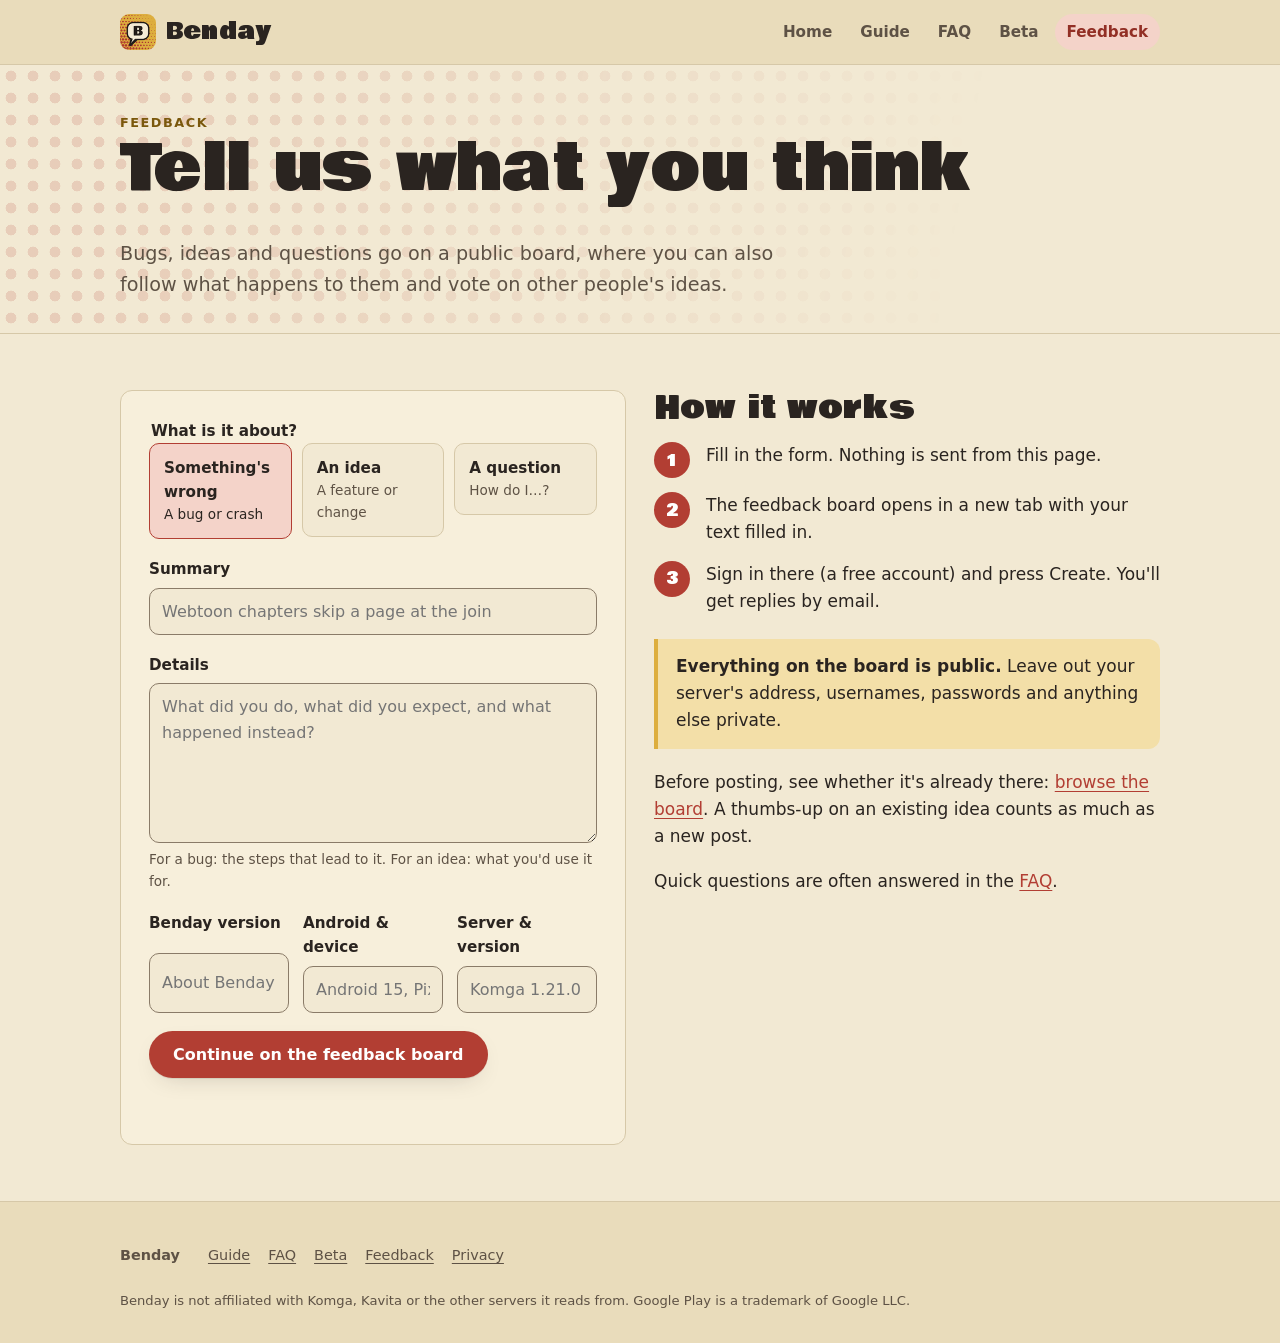
<file: feedback.html>
<!doctype html>
<html lang="en">
<head>
  <meta charset="utf-8">
  <meta name="viewport" content="width=device-width, initial-scale=1">
  <title>Feedback · Benday</title>
  <meta name="description" content="Report a bug, suggest a feature or ask a question about Benday.">
  <meta property="og:title" content="Feedback · Benday">
  <meta property="og:description" content="Report a bug, suggest a feature or ask a question about Benday.">
  <meta property="og:image" content="https://getbenday.com/assets/img/feature-graphic.png">
  <meta property="og:url" content="https://getbenday.com/feedback.html">
  <meta property="og:type" content="website">
  <meta name="twitter:card" content="summary_large_image">
  <meta name="theme-color" content="#e9dcbb" media="(prefers-color-scheme: light)">
  <meta name="theme-color" content="#1e2631" media="(prefers-color-scheme: dark)">
  <link rel="canonical" href="https://getbenday.com/feedback.html">
  <link rel="icon" href="assets/img/favicon.png">
  <link rel="stylesheet" href="assets/style.css">
</head>
<body>
  <header class="site-header">
    <div class="wrap">
      <a class="brand" href="index.html"><img src="assets/img/favicon.png" alt="" width="36" height="36">Benday</a>
      <nav class="site-nav" aria-label="Main">
        <a href="index.html">Home</a>
        <a href="docs.html">Guide</a>
        <a href="faq.html">FAQ</a>
        <a href="beta.html">Beta</a>
        <a href="feedback.html">Feedback</a>
      </nav>
    </div>
  </header>

  <main>
    <div class="page-head dots">
      <div class="wrap">
        <p class="kicker">Feedback</p>
        <h1>Tell us what you think</h1>
        <p class="lede">Bugs, ideas and questions go on a public board, where you can also follow what happens to them and vote on other people's ideas.</p>
      </div>
    </div>

    <section>
      <div class="wrap split">
        <div class="panel">
          <div class="callout" id="tracker-missing" hidden>
            <p><strong>The feedback board isn't open yet.</strong> It will be by the time Benday is on Google Play.</p>
          </div>
          <form class="form" id="feedback-form" novalidate>
            <fieldset class="field">
              <legend>What is it about?</legend>
              <div class="kinds">
                <label class="kind"><input type="radio" name="kind" value="bug" checked><span>Something's wrong<small>A bug or crash</small></span></label>
                <label class="kind"><input type="radio" name="kind" value="idea"><span>An idea<small>A feature or change</small></span></label>
                <label class="kind"><input type="radio" name="kind" value="question"><span>A question<small>How do I…?</small></span></label>
              </div>
            </fieldset>

            <div class="field">
              <label for="title">Summary</label>
              <input type="text" id="title" name="title" maxlength="120" placeholder="Webtoon chapters skip a page at the join" required>
            </div>

            <div class="field">
              <label for="details">Details</label>
              <textarea id="details" name="details" required placeholder="What did you do, what did you expect, and what happened instead?"></textarea>
              <span class="hint">For a bug: the steps that lead to it. For an idea: what you'd use it for.</span>
            </div>

            <div class="row">
              <div class="field">
                <label for="app">Benday version</label>
                <input type="text" id="app" name="app" placeholder="About Benday">
              </div>
              <div class="field">
                <label for="device">Android &amp; device</label>
                <input type="text" id="device" name="device" placeholder="Android 15, Pixel 8">
              </div>
              <div class="field">
                <label for="server">Server &amp; version</label>
                <input type="text" id="server" name="server" placeholder="Komga 1.21.0">
              </div>
            </div>

            <div class="actions">
              <button class="btn btn-primary" type="submit">Continue on the feedback board</button>
            </div>
            <p class="form-status" id="form-status" role="status"></p>
          </form>
        </div>

        <div>
          <h2>How it works</h2>
          <ol class="steps">
            <li><div>Fill in the form. Nothing is sent from this page.</div></li>
            <li><div>The feedback board opens in a new tab with your text filled in.</div></li>
            <li><div>Sign in there (a free account) and press Create. You'll get replies by email.</div></li>
          </ol>
          <div class="callout" style="margin-top:24px">
            <p><strong>Everything on the board is public.</strong> Leave out your server's address, usernames, passwords and anything else private.</p>
          </div>
          <p data-issues-only hidden>Before posting, see whether it's already there: <a data-issues href="#">browse the board</a>. A thumbs-up on an existing idea counts as much as a new post.</p>
          <p>Quick questions are often answered in the <a href="faq.html">FAQ</a>.</p>
          <p data-play-only hidden>Enjoying Benday? A rating on <a data-play href="#">Google Play</a> helps other readers find it.</p>
        </div>
      </div>
    </section>
  </main>

  <footer class="site-footer">
    <div class="wrap">
      <strong>Benday</strong>
      <nav aria-label="Footer">
        <a href="docs.html">Guide</a>
        <a href="faq.html">FAQ</a>
        <a href="beta.html">Beta</a>
        <a href="feedback.html">Feedback</a>
        <a href="privacy.html">Privacy</a>
      </nav>
      <p class="legal">Benday is not affiliated with Komga, Kavita or the other servers it reads from. Google Play is a trademark of Google LLC.</p>
    </div>
  </footer>
  <script src="config.js"></script>
  <script src="assets/site.js"></script>
</body>
</html>
</file>
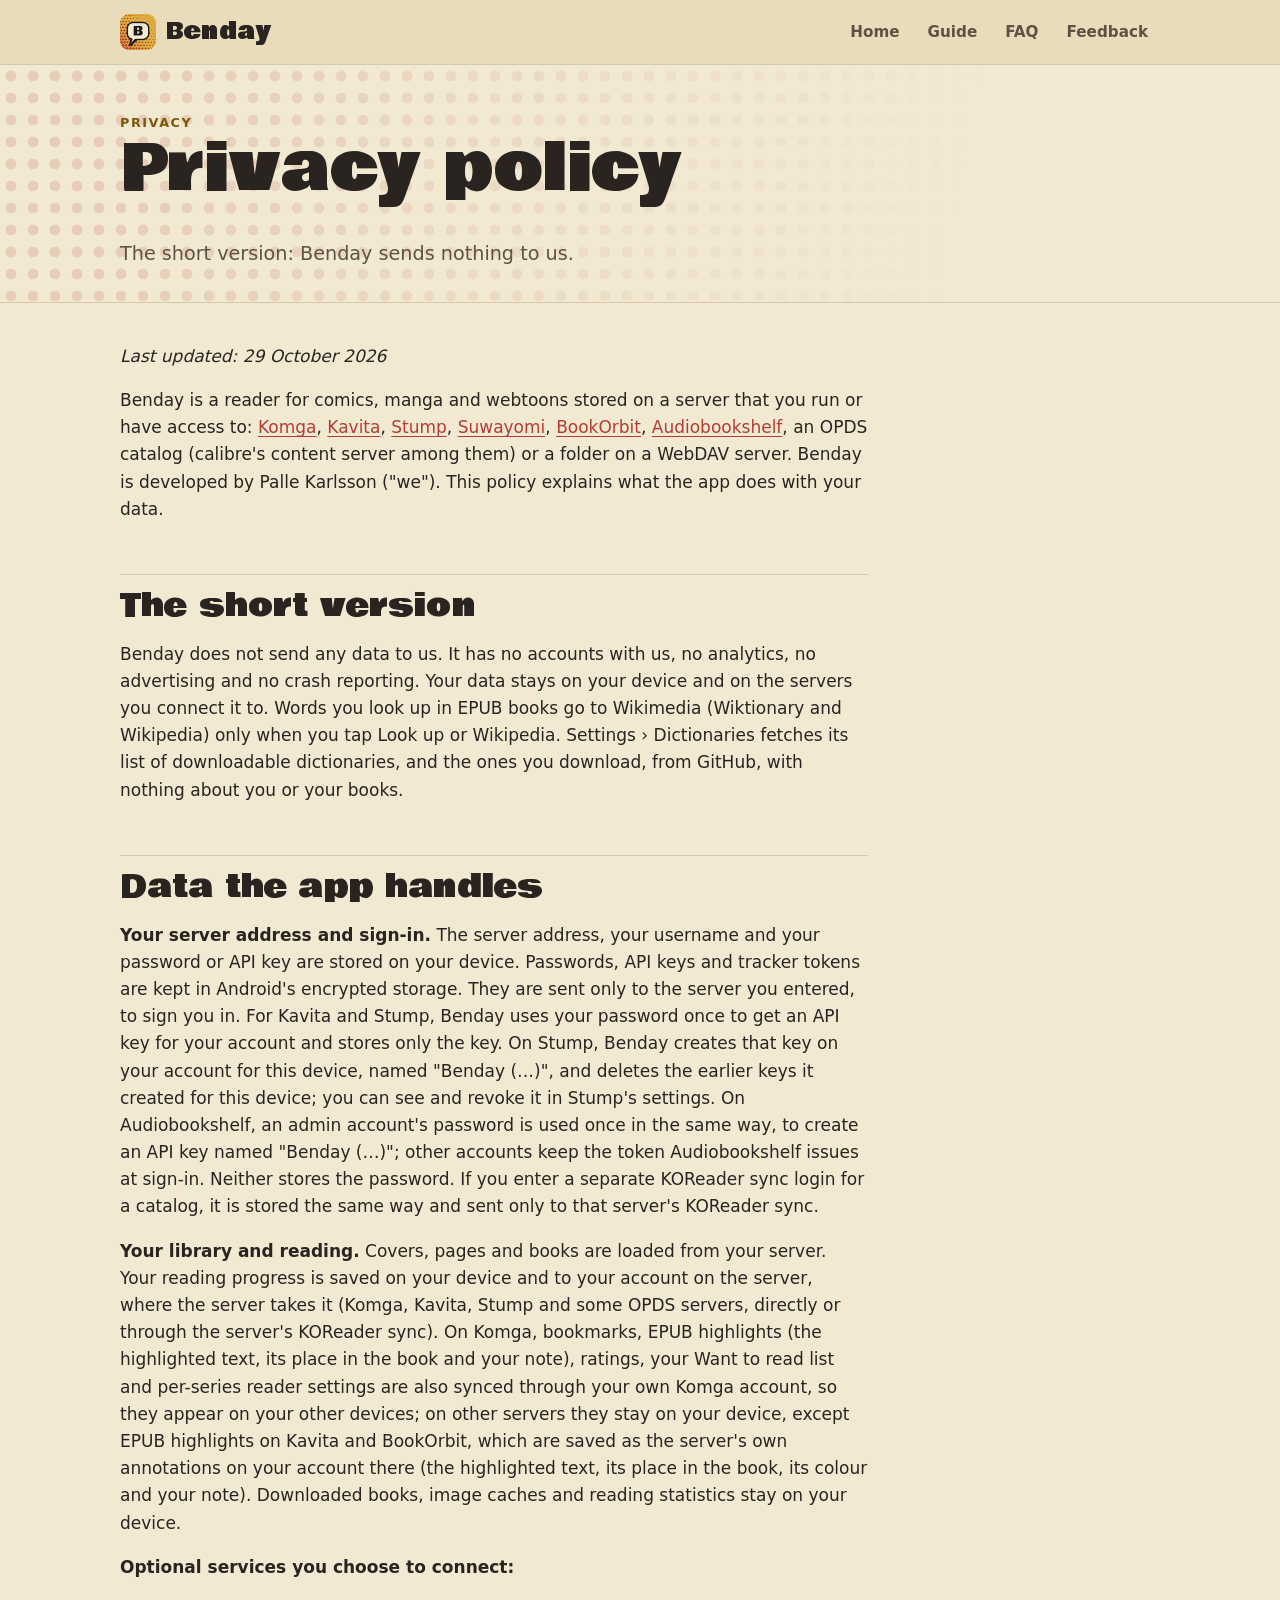
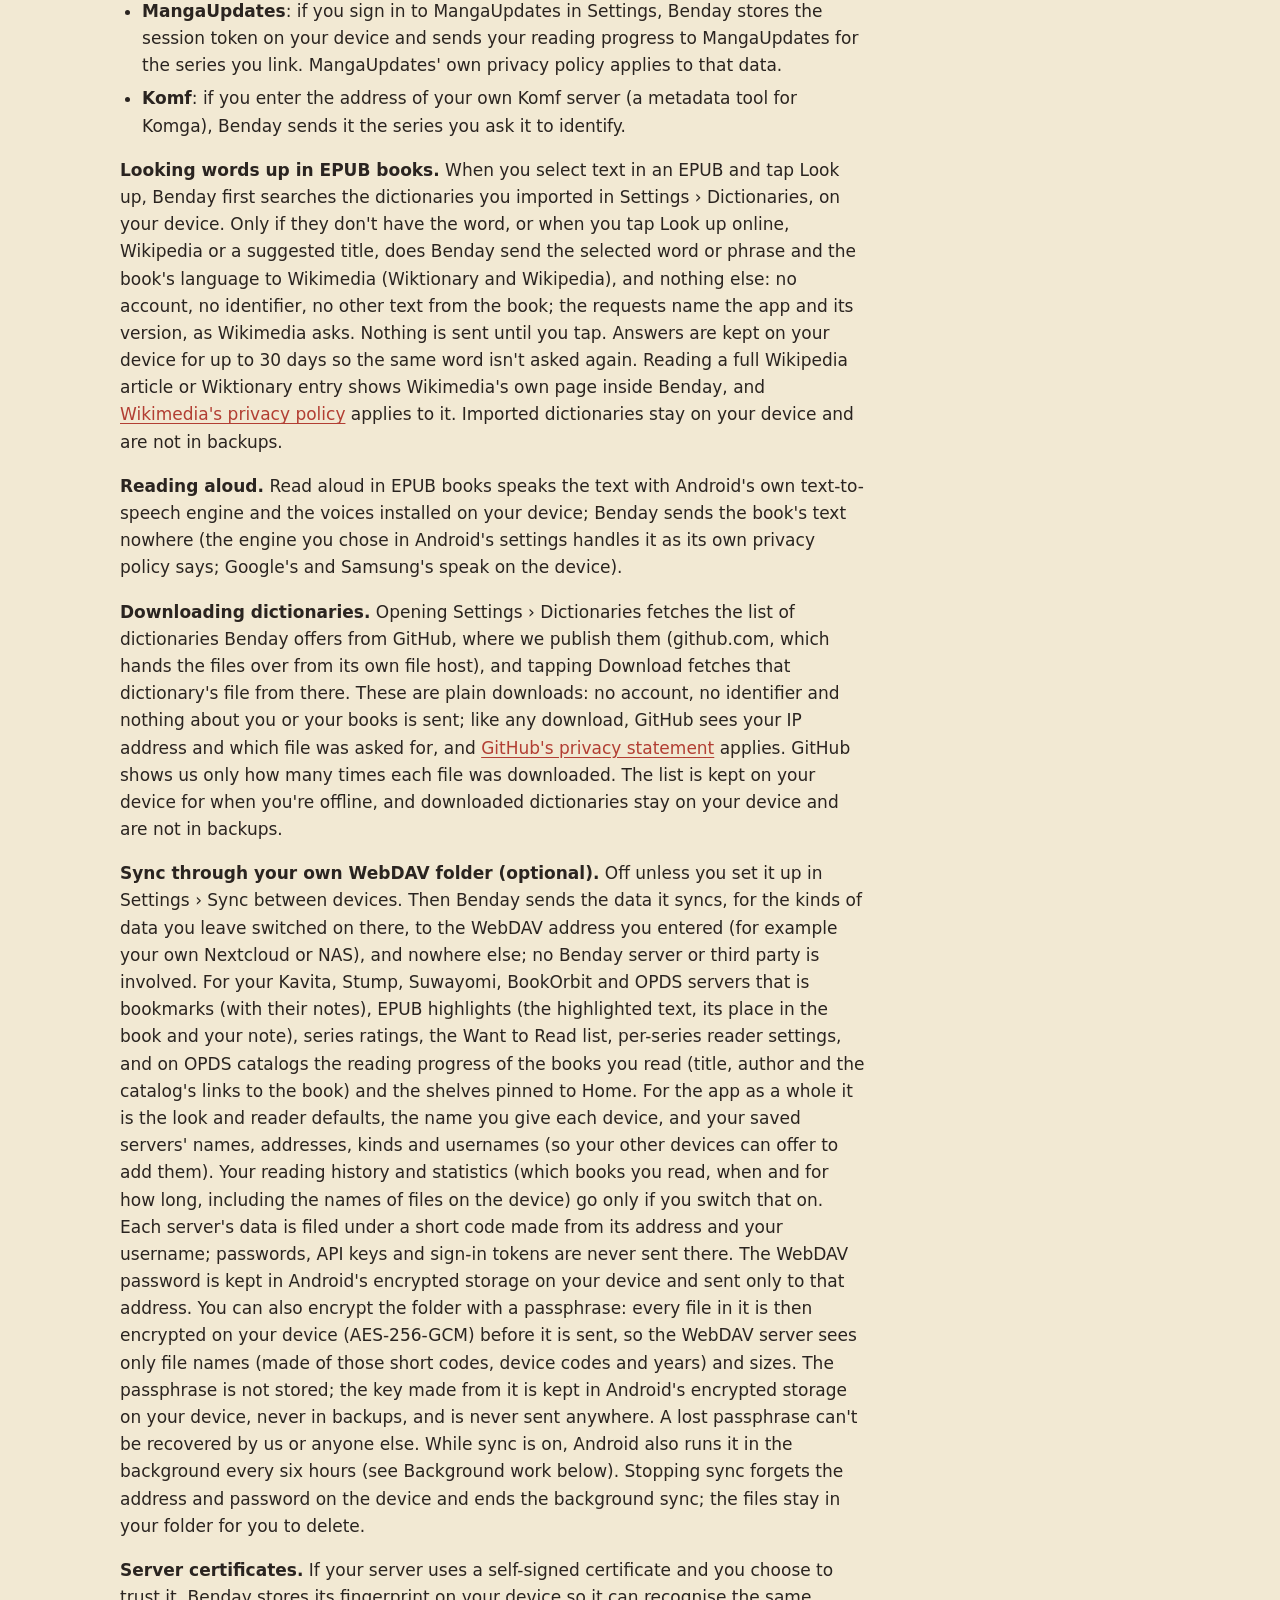
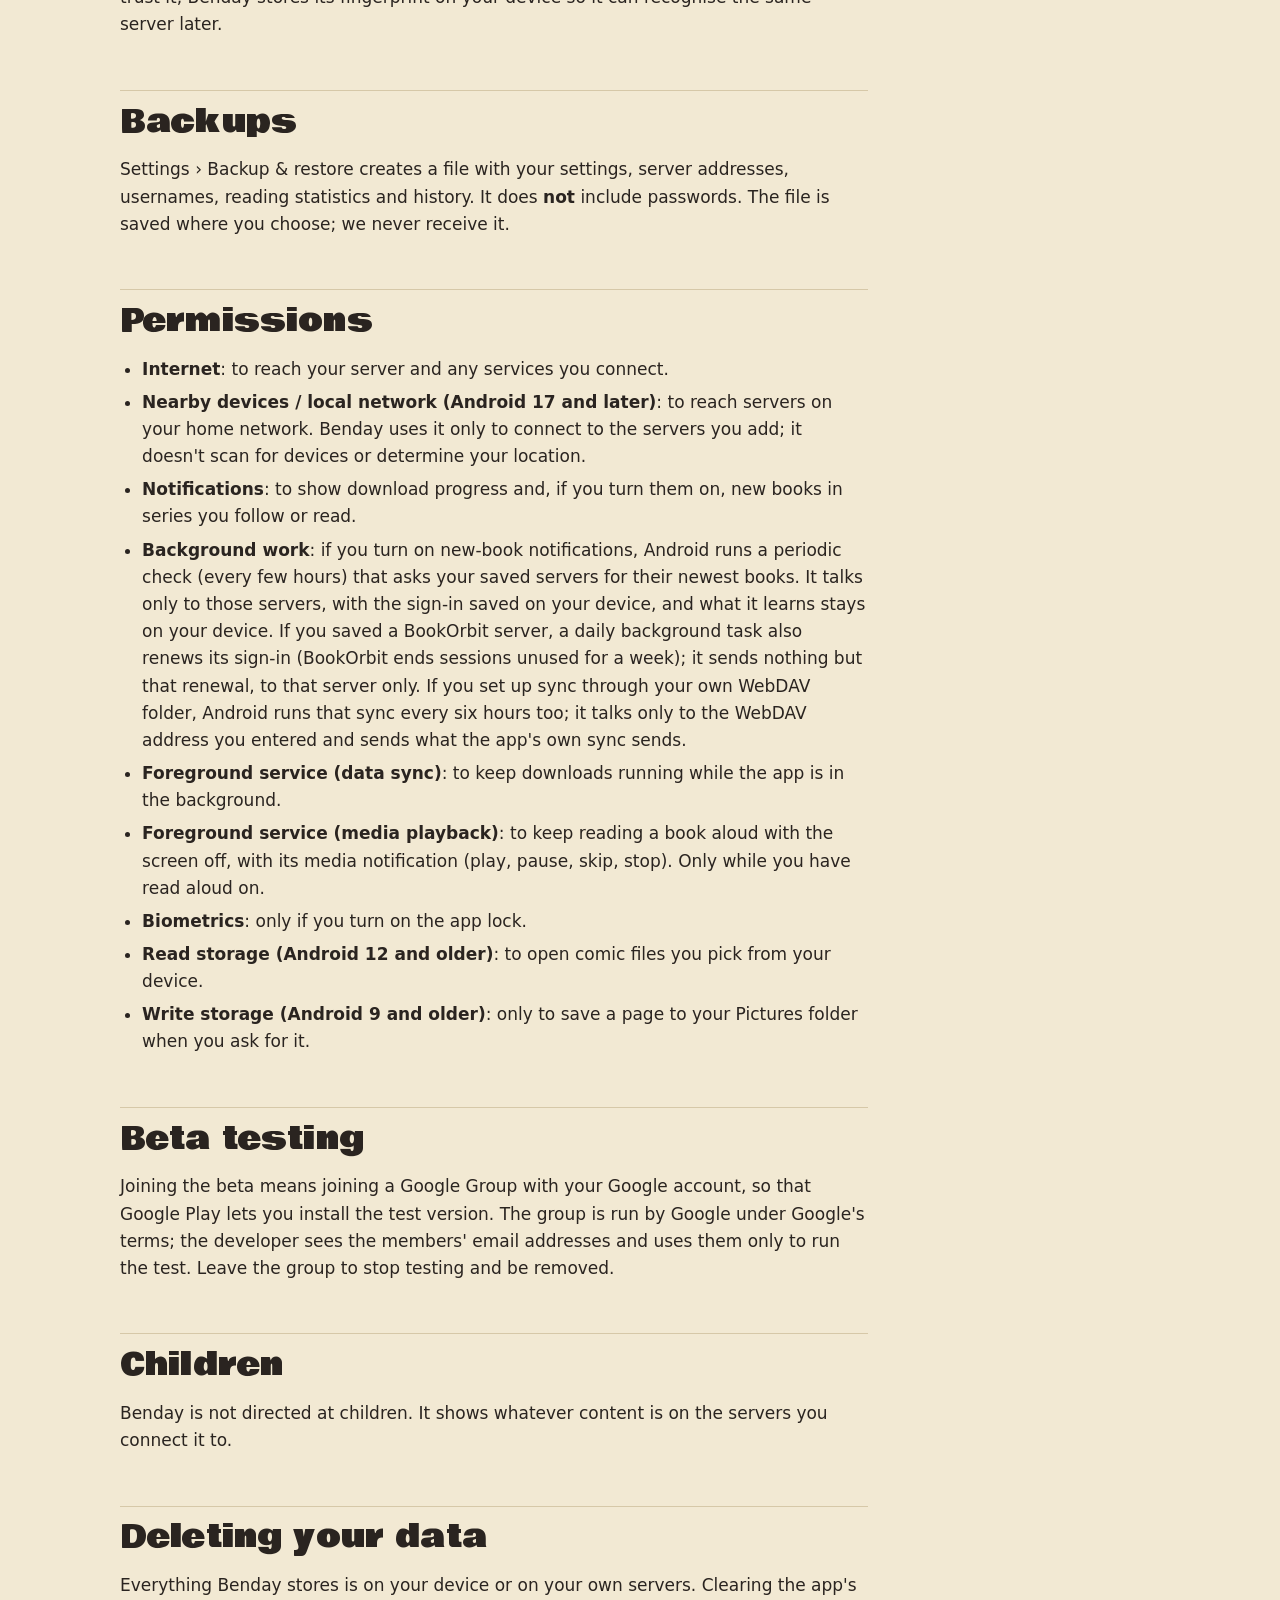
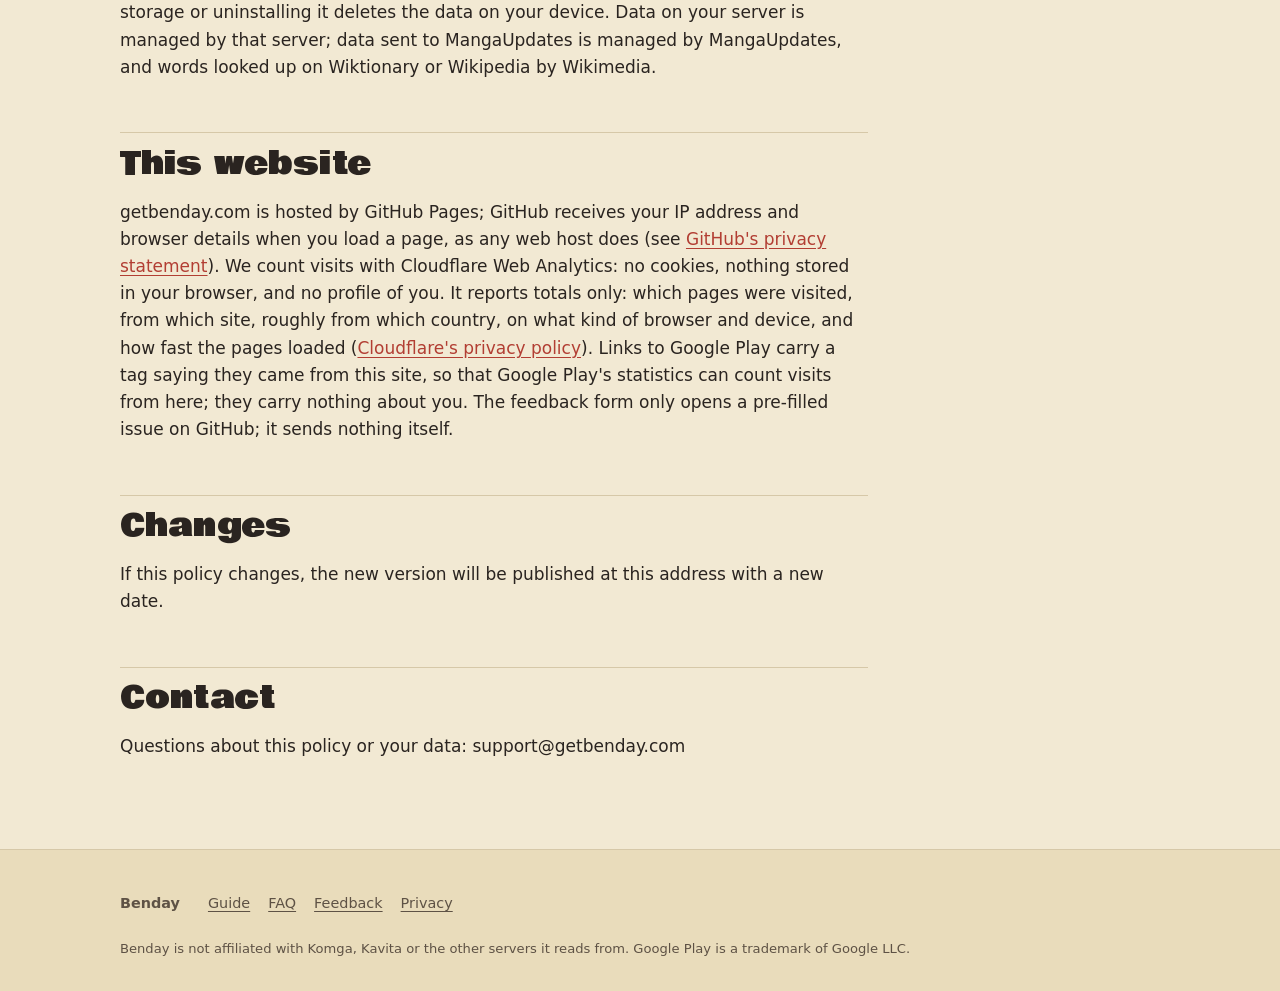
<file: privacy.html>
<!doctype html>
<html lang="en">
<head>
  <meta charset="utf-8">
  <meta name="viewport" content="width=device-width, initial-scale=1">
  <title>Privacy · Benday</title>
  <meta name="description" content="Benday sends nothing to its developer. What the app stores and where your data goes.">
  <meta name="theme-color" content="#e9dcbb" media="(prefers-color-scheme: light)">
  <meta name="theme-color" content="#1e2631" media="(prefers-color-scheme: dark)">
  <link rel="canonical" href="https://getbenday.com/privacy.html">
  <link rel="icon" href="assets/img/favicon.png">
  <link rel="stylesheet" href="assets/style.css">
</head>
<body>
  <header class="site-header">
    <div class="wrap">
      <a class="brand" href="index.html"><img src="assets/img/favicon.png" alt="" width="36" height="36">Benday</a>
      <nav class="site-nav" aria-label="Main">
        <a href="index.html">Home</a>
        <a href="docs.html">Guide</a>
        <a href="faq.html">FAQ</a>
        <a href="feedback.html">Feedback</a>
      </nav>
    </div>
  </header>

  <main>
    <div class="page-head dots">
      <div class="wrap">
        <p class="kicker">Privacy</p>
        <h1>Privacy policy</h1>
        <p class="lede">The short version: Benday sends nothing to us.</p>
      </div>
    </div>

    <div class="wrap">
      <article class="prose" style="padding-block: 40px 72px">
<p><em>Last updated: 29 October 2026</em></p>
<p>Benday is a reader for comics, manga and webtoons stored on a server that
you run or have access to: <a href="https://komga.org">Komga</a>,
<a href="https://www.kavitareader.com">Kavita</a>, <a href="https://www.stumpapp.dev">Stump</a>,
<a href="https://github.com/Suwayomi/Suwayomi-Server">Suwayomi</a>,
<a href="https://github.com/bookorbit/bookorbit">BookOrbit</a>,
<a href="https://www.audiobookshelf.org">Audiobookshelf</a>, an OPDS catalog (calibre's
content server among them) or a folder on a WebDAV server. Benday is
developed by Palle Karlsson ("we"). This policy explains what the app does
with your data.</p>
<h2>The short version</h2>
<p>Benday does not send any data to us. It has no accounts with us, no
analytics, no advertising and no crash reporting. Your data stays on your
device and on the servers you connect it to. Words you look up in EPUB books
go to Wikimedia (Wiktionary and Wikipedia) only when you tap Look up or
Wikipedia. Settings › Dictionaries fetches its list of downloadable
dictionaries, and the ones you download, from GitHub, with nothing about
you or your books.</p>
<h2>Data the app handles</h2>
<p><strong>Your server address and sign-in.</strong> The server address, your username
and your password or API key are stored on your device. Passwords, API keys
and tracker tokens are kept in Android's encrypted storage. They are sent
only to the server you entered, to sign you in. For Kavita and Stump, Benday uses
your password once to get an API key for your account and stores only the
key. On Stump, Benday creates that key on your account for this device,
named "Benday (…)", and deletes the earlier keys it created for this
device; you can see and revoke it in Stump's settings. On Audiobookshelf, an
admin account's password is used once in the same way, to create an API key
named "Benday (…)"; other accounts keep the token Audiobookshelf issues at
sign-in. Neither stores the password. If
you enter a separate KOReader sync login for a catalog, it is stored the
same way and sent only to that server's KOReader sync.</p>
<p><strong>Your library and reading.</strong> Covers, pages and books are loaded from your
server. Your reading progress is saved on your device and to your account
on the server, where the server takes it (Komga, Kavita, Stump and some OPDS
servers, directly or through the server's KOReader sync). On Komga,
bookmarks, EPUB highlights (the highlighted text, its place in the book and
your note), ratings, your Want to read list and per-series reader settings
are also synced through your own Komga account, so they appear on your
other devices; on other servers they stay on your device, except EPUB highlights on Kavita and BookOrbit, which are saved
as the server's own annotations on your account there (the highlighted
text, its place in the book, its colour and your note). Downloaded books,
image caches and reading statistics stay on your device.</p>
<p><strong>Optional services you choose to connect:</strong></p>
<ul>
<li><strong>MangaUpdates</strong>: if you sign in to MangaUpdates in Settings, Benday
  stores the session token on your device and sends your reading progress to
  MangaUpdates for the series you link. MangaUpdates' own privacy policy
  applies to that data.</li>
<li><strong>Komf</strong>: if you enter the address of your own Komf server (a metadata
  tool for Komga), Benday sends it the series you ask it to identify.</li>
</ul>
<p><strong>Looking words up in EPUB books.</strong> When you select text in an EPUB and tap
Look up, Benday first searches the dictionaries you imported in Settings ›
Dictionaries, on your device. Only if they don't have the word, or when you
tap Look up online, Wikipedia or a suggested title, does Benday send the
selected word or phrase and the book's language to Wikimedia (Wiktionary
and Wikipedia), and nothing else: no account, no identifier, no other text
from the book; the requests name the app and its version, as Wikimedia asks.
Nothing is sent until you tap. Answers are kept on your device for up to 30
days so the same word isn't asked again. Reading a full Wikipedia article or
Wiktionary entry shows Wikimedia's own page inside Benday, and
<a href="https://foundation.wikimedia.org/wiki/Policy:Privacy_policy">Wikimedia's privacy policy</a>
applies to it. Imported dictionaries stay on your device and are not in
backups.</p>
<p><strong>Reading aloud.</strong> Read aloud in EPUB books speaks the text with Android's
own text-to-speech engine and the voices installed on your device; Benday
sends the book's text nowhere (the engine you chose in Android's settings
handles it as its own privacy policy says; Google's and Samsung's speak on
the device).</p>
<p><strong>Downloading dictionaries.</strong> Opening Settings › Dictionaries fetches the
list of dictionaries Benday offers from GitHub, where we publish them
(github.com, which hands the files over from its own file host), and tapping
Download fetches that dictionary's file from there. These are plain
downloads: no account, no identifier and nothing about you or your books is
sent; like any download, GitHub sees your IP address and which file was
asked for, and
<a href="https://docs.github.com/en/site-policy/privacy-policies/github-general-privacy-statement">GitHub's privacy statement</a>
applies. GitHub shows us only how many times each file was downloaded. The
list is kept on your device for when you're offline, and downloaded
dictionaries stay on your device and are not in backups.</p>
<p><strong>Sync through your own WebDAV folder (optional).</strong> Off unless you set it
up in Settings › Sync between devices. Then Benday sends the data it syncs,
for the kinds of data you leave switched on there, to the WebDAV address you
entered (for example your own Nextcloud or NAS), and nowhere else; no Benday
server or third party is involved. For your Kavita, Stump, Suwayomi,
BookOrbit and OPDS servers that is bookmarks (with their notes), EPUB
highlights (the highlighted text, its place in the book and your note), series
ratings, the Want to Read list, per-series reader settings, and on OPDS
catalogs the reading progress of the books you read (title, author and the
catalog's links to the book) and the shelves pinned to Home. For the app as
a whole it is the look and reader defaults, the name you give each device,
and your saved servers' names, addresses, kinds and usernames (so your other
devices can offer to add them). Your reading history and statistics (which
books you read, when and for how long, including the names of files on the
device) go only if you switch that on. Each server's data is filed under a
short code made from its address and your username; passwords, API keys and
sign-in tokens are never sent there. The WebDAV password is kept in
Android's encrypted storage on your device and sent only to that address.
You can also encrypt the folder with a passphrase: every file in it is then
encrypted on your device (AES-256-GCM) before it is sent, so the WebDAV
server sees only file names (made of those short codes, device codes and
years) and sizes. The passphrase is not stored; the key made from it is
kept in Android's encrypted storage on your device, never in backups, and
is never sent anywhere. A lost passphrase can't be recovered by us or
anyone else.
While sync is on, Android also runs it in the background every six hours
(see Background work below). Stopping sync forgets the address and password
on the device and ends the background sync; the files stay in your folder
for you to delete.</p>
<p><strong>Server certificates.</strong> If your server uses a self-signed certificate and
you choose to trust it, Benday stores its fingerprint on your device so it
can recognise the same server later.</p>
<h2>Backups</h2>
<p>Settings › Backup &amp; restore creates a file with your settings, server addresses,
usernames, reading statistics and history. It does <strong>not</strong> include
passwords. The file is saved where you choose; we never receive it.</p>
<h2>Permissions</h2>
<ul>
<li><strong>Internet</strong>: to reach your server and any services you connect.</li>
<li><strong>Nearby devices / local network (Android 17 and later)</strong>: to reach
  servers on your home network. Benday uses it only to connect to the
  servers you add; it doesn't scan for devices or determine your location.</li>
<li><strong>Notifications</strong>: to show download progress and, if you turn them on,
  new books in series you follow or read.</li>
<li><strong>Background work</strong>: if you turn on new-book notifications, Android runs
  a periodic check (every few hours) that asks your saved servers for their
  newest books. It talks only to those servers, with the sign-in saved on
  your device, and what it learns stays on your device. If you saved a
  BookOrbit server, a daily background task also renews its sign-in
  (BookOrbit ends sessions unused for a week); it sends nothing but that
  renewal, to that server only. If you set up sync through your own WebDAV
  folder, Android runs that sync every six hours too; it talks only to the
  WebDAV address you entered and sends what the app's own sync sends.</li>
<li><strong>Foreground service (data sync)</strong>: to keep downloads running while the
  app is in the background.</li>
<li><strong>Foreground service (media playback)</strong>: to keep reading a book aloud
  with the screen off, with its media notification (play, pause, skip,
  stop). Only while you have read aloud on.</li>
<li><strong>Biometrics</strong>: only if you turn on the app lock.</li>
<li><strong>Read storage (Android 12 and older)</strong>: to open comic files you pick
  from your device.</li>
<li><strong>Write storage (Android 9 and older)</strong>: only to save a page to your
  Pictures folder when you ask for it.</li>
</ul>
<h2>Beta testing</h2>
<p>Joining the beta means joining a Google Group with your Google account, so
that Google Play lets you install the test version. The group is run by
Google under Google's terms; the developer sees the members' email
addresses and uses them only to run the test. Leave the group to stop
testing and be removed.</p>
<h2>Children</h2>
<p>Benday is not directed at children. It shows whatever content is on the
servers you connect it to.</p>
<h2>Deleting your data</h2>
<p>Everything Benday stores is on your device or on your own servers. Clearing
the app's storage or uninstalling it deletes the data on your device. Data
on your server is managed by that server; data sent to MangaUpdates is
managed by MangaUpdates, and words looked up on Wiktionary or Wikipedia by
Wikimedia.</p>
<h2>This website</h2>
<p>getbenday.com is hosted by GitHub Pages; GitHub receives your IP address
and browser details when you load a page, as any web host does (see
<a href="https://docs.github.com/en/site-policy/privacy-policies/github-general-privacy-statement">GitHub's privacy statement</a>).
We count visits with Cloudflare Web Analytics: no cookies, nothing stored
in your browser, and no profile of you. It reports totals only: which pages
were visited, from which site, roughly from which country, on what kind of
browser and device, and how fast the pages loaded
(<a href="https://www.cloudflare.com/privacypolicy/">Cloudflare's privacy policy</a>).
Links to Google Play carry a tag saying they came from this site, so that
Google Play's statistics can count visits from here; they carry nothing
about you. The feedback form only opens a pre-filled issue on GitHub; it
sends nothing itself.</p>
<h2>Changes</h2>
<p>If this policy changes, the new version will be published at this address
with a new date.</p>
<h2>Contact</h2>
<p>Questions about this policy or your data: support@getbenday.com</p>
      </article>
    </div>
  </main>

  <footer class="site-footer">
    <div class="wrap">
      <strong>Benday</strong>
      <nav aria-label="Footer">
        <a href="docs.html">Guide</a>
        <a href="faq.html">FAQ</a>
        <a href="feedback.html">Feedback</a>
        <a href="privacy.html">Privacy</a>
      </nav>
      <p class="legal">Benday is not affiliated with Komga, Kavita or the other servers it reads from. Google Play is a trademark of Google LLC.</p>
    </div>
  </footer>
  <script src="config.js"></script>
  <script src="assets/site.js"></script>
</body>
</html>
</file>
<file: assets/style.css>
/* Benday website — the app's Aged Newsprint look: cream paper, brick
   ink, mustard and denim, Ben-Day dots, Bowlby One headings. Dark mode is
   the app's night side (dark denim, brick and mustard). */

@font-face {
  font-family: 'Bowlby One';
  /* The OFL font as distributed, only repackaged as WOFF2 (not subset:
     "Bowlby One" is a Reserved Font Name). */
  src: url('fonts/BowlbyOne-Regular.woff2') format('woff2');
  font-display: swap;
}

:root {
  --ground: #f2e9d3;
  --bar: #e9dcbb;
  --card: #f7efdb;
  --sunk: #ebdfc3;
  --ink: #2a2420;
  --ink-soft: #5e5245;
  --outline: #8a7b68;
  --rule: #d6c8a8;
  --brick: #b23e33;
  --on-brick: #ffffff;
  --brick-wash: #f4d3c9;
  --denim: #3e6995;
  --denim-wash: #d6e1ee;
  --mustard: #ddae3e;
  --mustard-deep: #7a580c;
  --mustard-wash: #f3dfa8;
  --dot: rgba(178, 62, 51, 0.16);
  --shadow: 0 1px 0 rgba(42, 36, 32, 0.08), 0 8px 24px -12px rgba(42, 36, 32, 0.25);
  --radius: 12px;
  --display: 'Bowlby One', 'Arial Black', Impact, sans-serif;
  --body: 'Noto Sans', Roboto, system-ui, -apple-system, 'Segoe UI', sans-serif;
  --mono: 'JetBrains Mono', ui-monospace, 'SFMono-Regular', Menlo, monospace;
  color-scheme: light;
}

@media (prefers-color-scheme: dark) {
  :root {
    --ground: #141a22;
    --bar: #1e2631;
    --card: #1c242f;
    --sunk: #0f141a;
    --ink: #ece4d2;
    --ink-soft: #a9a291;
    --outline: #4f5a68;
    --rule: #2e3946;
    --brick: #e0675c;
    --on-brick: #2a0a06;
    --brick-wash: #6b241d;
    --denim: #8fb3d9;
    --denim-wash: #232d39;
    --mustard: #ddae3e;
    --mustard-deep: #ddae3e;
    --mustard-wash: #4a3a12;
    --dot: rgba(221, 174, 62, 0.12);
    --shadow: 0 1px 0 rgba(0, 0, 0, 0.3), 0 10px 28px -14px rgba(0, 0, 0, 0.7);
    color-scheme: dark;
  }
}

*, *::before, *::after { box-sizing: border-box; }

html { -webkit-text-size-adjust: 100%; }

body {
  margin: 0;
  background: var(--ground);
  color: var(--ink);
  font: 17px/1.6 var(--body);
  /* The footer stays at the bottom of short pages. */
  min-height: 100vh;
  display: flex;
  flex-direction: column;
}
body > main { flex: 1; }

img { max-width: 100%; height: auto; }

a { color: var(--brick); text-underline-offset: 3px; }
a:hover { text-decoration-thickness: 2px; }

:focus-visible { outline: 3px solid var(--denim); outline-offset: 2px; border-radius: 4px; }

.wrap {
  width: 100%;
  max-width: 1080px;
  margin: 0 auto;
  padding-inline: 20px;
}

/* Halftone: a dot screen that fades out, like the feature graphic. */
.dots {
  position: relative;
  isolation: isolate;
}
.dots::before {
  content: '';
  position: absolute;
  inset: 0;
  z-index: -1;
  background-image: radial-gradient(circle, var(--dot) 34%, transparent 36%);
  background-size: 22px 22px;
  -webkit-mask-image: linear-gradient(100deg, #000 10%, transparent 75%);
  mask-image: linear-gradient(100deg, #000 10%, transparent 75%);
  pointer-events: none;
}

/* ---------- Header ---------- */

.site-header {
  background: var(--bar);
  border-bottom: 1px solid var(--rule);
  position: sticky;
  top: 0;
  z-index: 10;
}
.site-header .wrap {
  display: flex;
  align-items: center;
  gap: 16px;
  min-height: 64px;
  flex-wrap: wrap;
}
.brand {
  display: flex;
  align-items: center;
  gap: 10px;
  color: var(--ink);
  text-decoration: none;
  font-family: var(--display);
  font-size: 1.45rem;
  letter-spacing: 0.01em;
}
.brand img { width: 36px; height: 36px; border-radius: 9px; }
.site-nav {
  display: flex;
  gap: 4px;
  margin-left: auto;
  flex-wrap: wrap;
}
.site-nav a {
  color: var(--ink-soft);
  text-decoration: none;
  font-weight: 600;
  font-size: 0.95rem;
  padding: 6px 12px;
  border-radius: 999px;
}
.site-nav a:hover { color: var(--ink); background: var(--sunk); }
.site-nav a[aria-current='page'] { color: #922f25; background: var(--brick-wash); }
/* Phones: the links get a row of their own instead of wrapping in two. */
@media (max-width: 560px) {
  .site-header .wrap { row-gap: 0; min-height: 56px; padding-top: 8px; }
  .site-nav {
    margin-left: 0;
    width: 100%;
    flex-wrap: nowrap;
    justify-content: space-between;
    overflow-x: auto;
    padding-bottom: 8px;
  }
  .site-nav a { padding: 6px 8px; font-size: 0.9rem; white-space: nowrap; }
  /* The logo already links home. */
  .site-nav a[href='index.html'] { display: none; }
}
@media (prefers-color-scheme: dark) {
  .site-nav a[aria-current='page'] { color: #ffd9d3; }
}

/* ---------- Type ---------- */

h1, h2, h3 { line-height: 1.15; text-wrap: balance; margin: 0 0 0.5em; }
h1, h2 { font-family: var(--display); font-weight: 400; letter-spacing: 0.005em; }
h1 { font-size: clamp(2.4rem, 6vw, 4rem); }
h2 { font-size: clamp(1.5rem, 3vw, 2rem); }
h3 { font-size: 1.1rem; font-weight: 700; }
p { margin: 0 0 1em; }
.lede { font-size: 1.2rem; color: var(--ink-soft); max-width: 36em; }
.kicker {
  font-size: 0.8rem;
  font-weight: 700;
  letter-spacing: 0.12em;
  text-transform: uppercase;
  color: var(--mustard-deep);
  margin-bottom: 0.6em;
}
code, kbd {
  font-family: var(--mono);
  font-size: 0.88em;
  background: var(--sunk);
  border: 1px solid var(--rule);
  border-radius: 6px;
  padding: 0.05em 0.35em;
}

/* ---------- Buttons ---------- */

.btn {
  display: inline-flex;
  align-items: center;
  gap: 10px;
  padding: 12px 22px;
  border-radius: 999px;
  font: 700 1rem/1.2 var(--body);
  text-decoration: none;
  border: 2px solid transparent;
  cursor: pointer;
}
.btn-primary { background: var(--brick); color: var(--on-brick); box-shadow: var(--shadow); }
.btn-primary:hover { filter: brightness(1.06); }
.btn-ghost { color: var(--ink); border-color: var(--outline); background: transparent; }
.btn-ghost:hover { background: var(--sunk); }
.btn[aria-disabled='true'], .btn:disabled { opacity: 0.55; cursor: not-allowed; filter: none; }
.btn svg { width: 22px; height: 22px; flex: none; }
.btn small { display: block; font-weight: 500; font-size: 0.72rem; opacity: 0.85; letter-spacing: 0.04em; text-transform: uppercase; }
.actions { display: flex; flex-wrap: wrap; gap: 12px; align-items: center; }

/* ---------- Hero ---------- */

.hero { padding-block: 72px 64px; }
.hero .wrap {
  display: grid;
  grid-template-columns: auto 1fr;
  gap: 48px;
  align-items: center;
}
.hero-icon {
  width: 220px;
  height: 220px;
  border-radius: 48px;
  box-shadow: var(--shadow);
  transform: rotate(-4deg);
}
.hero h1 { margin-bottom: 0.15em; }
.hero .tagline {
  color: var(--brick);
  font-size: clamp(1.2rem, 2.6vw, 1.6rem);
  font-weight: 600;
  margin-bottom: 0.8em;
}
.hero .note { font-size: 0.9rem; color: var(--ink-soft); margin-top: 14px; }
@media (max-width: 720px) {
  .hero { padding-block: 40px; }
  .hero .wrap { grid-template-columns: 1fr; gap: 24px; }
  .hero-icon { width: 128px; height: 128px; border-radius: 30px; }
}

/* ---------- Sections ---------- */

section { padding-block: 56px; }
section + section { border-top: 1px solid var(--rule); }

/* Screenshots: three across, a swipeable row on phones. */
.shots-section { padding-block: 40px 24px; }
.shots {
  display: grid;
  grid-template-columns: repeat(3, 1fr);
  gap: 24px;
  max-width: 960px;
  margin-inline: auto;
}
.shots figure { margin: 0; }
.shots img {
  display: block;
  width: 100%;
  height: auto;
  border-radius: 18px;
  border: 1px solid var(--rule);
  box-shadow: 0 6px 24px rgb(0 0 0 / 0.12);
}
.shots figcaption { margin-top: 10px; font-size: 0.9rem; color: var(--ink-soft); text-align: center; }
.credits { max-width: 960px; margin: 20px auto 0; font-size: 0.78rem; color: var(--ink-soft); text-align: center; }
@media (max-width: 720px) {
  .shots {
    grid-template-columns: repeat(3, 72%);
    overflow-x: auto;
    scroll-snap-type: x mandatory;
    padding-bottom: 8px;
  }
  .shots figure { scroll-snap-align: center; }
}
.section-head { max-width: 40em; margin-bottom: 32px; }

.features {
  display: grid;
  grid-template-columns: repeat(3, 1fr);
  gap: 20px;
}
@media (max-width: 900px) { .features { grid-template-columns: repeat(2, 1fr); } }
@media (max-width: 560px) { .features { grid-template-columns: 1fr; } }
.feature {
  background: var(--card);
  border: 1px solid var(--rule);
  border-radius: var(--radius);
  padding: 22px 22px 18px;
}
.feature h3 { display: flex; align-items: center; gap: 10px; }
.feature p { color: var(--ink-soft); margin: 0; font-size: 0.97rem; }
.badge {
  display: inline-grid;
  place-items: center;
  width: 34px;
  height: 34px;
  border-radius: 10px;
  flex: none;
  background: var(--mustard-wash);
  color: var(--mustard-deep);
}
.badge svg { width: 20px; height: 20px; }
.feature:nth-child(3n + 2) .badge { background: var(--brick-wash); color: var(--brick); }
.feature:nth-child(3n) .badge { background: var(--denim-wash); color: var(--denim); }

.panel {
  background: var(--card);
  border: 1px solid var(--rule);
  border-radius: var(--radius);
  padding: 28px;
}
.split {
  display: grid;
  grid-template-columns: 1fr 1fr;
  gap: 28px;
  align-items: start;
}
@media (max-width: 760px) { .split { grid-template-columns: 1fr; } }

.steps { counter-reset: step; list-style: none; padding: 0; margin: 0; display: grid; gap: 14px; }
.steps li { counter-increment: step; display: grid; grid-template-columns: 40px 1fr; gap: 12px; align-items: start; }
.steps li::before {
  content: counter(step);
  display: grid;
  place-items: center;
  width: 36px;
  height: 36px;
  border-radius: 50%;
  background: var(--brick);
  color: var(--on-brick);
  font-family: var(--display);
  font-size: 1rem;
}

.callout {
  border-left: 4px solid var(--mustard);
  background: var(--mustard-wash);
  border-radius: 0 var(--radius) var(--radius) 0;
  padding: 14px 18px;
  margin: 0 0 1.2em;
}
.callout p:last-child { margin: 0; }
/* Brick on the mustard wash is too faint (both themes). */
.callout a { color: var(--ink); }

/* Home: the servers Benday reads from, as a row of chips. */
.servers-list { display: flex; flex-wrap: wrap; gap: 8px; list-style: none; padding: 0; margin: 0 0 1em; }
.servers-list li {
  background: var(--card);
  border: 1px solid var(--rule);
  border-radius: 999px;
  padding: 4px 14px;
  font-weight: 600;
  font-size: 0.95rem;
}
.servers-list li.full { background: var(--brick-wash); border-color: transparent; }

/* ---------- Docs layout ---------- */

.page-head { padding-block: 48px 32px; border-bottom: 1px solid var(--rule); }
.page-head p { margin: 0; }

.docs {
  display: grid;
  grid-template-columns: 220px minmax(0, 1fr);
  gap: 48px;
  padding-block: 40px 72px;
}
.toc { position: sticky; top: 88px; align-self: start; font-size: 0.93rem; }
.toc p { font-weight: 700; font-size: 0.75rem; letter-spacing: 0.12em; text-transform: uppercase; color: var(--ink-soft); margin-bottom: 8px; }
.toc ol { list-style: none; padding: 0; margin: 0; display: grid; gap: 2px; }
.toc a { display: block; color: var(--ink-soft); text-decoration: none; padding: 5px 10px; border-radius: 8px; border-left: 3px solid transparent; }
.toc a:hover { color: var(--ink); background: var(--sunk); }
.prose { max-width: 44em; }
.prose h2 { margin-top: 1.6em; scroll-margin-top: 104px; padding-top: 0.4em; border-top: 1px solid var(--rule); }
.prose h2:first-child { margin-top: 0; border-top: 0; padding-top: 0; }
.prose h3 { margin-top: 1.4em; }
.prose ul, .prose ol { padding-left: 1.3em; margin: 0 0 1em; }
.prose li { margin-bottom: 0.35em; }
.prose table { width: 100%; border-collapse: collapse; font-size: 0.95rem; margin-bottom: 1.2em; }
.prose th, .prose td { text-align: left; padding: 8px 10px; border-bottom: 1px solid var(--rule); vertical-align: top; }
.prose th { font-size: 0.78rem; letter-spacing: 0.08em; text-transform: uppercase; color: var(--ink-soft); }
.table-scroll { overflow-x: auto; }
/* Long addresses wrap rather than widen a table. */
.prose td code { overflow-wrap: anywhere; }
.prose .matrix th[scope='row'] {
  font-size: 0.95rem;
  letter-spacing: 0;
  text-transform: none;
  color: var(--ink);
  font-weight: 700;
}
.prose .matrix td { color: var(--ink-soft); }
.prose .matrix .yes { color: var(--ink); }
.table-note { font-size: 0.9rem; color: var(--ink-soft); }
/* Phones: each row of a comparison table becomes a card, with the column
   names (data-label) in front of the values. */
@media (max-width: 640px) {
  .prose .matrix, .prose .matrix tbody, .prose .matrix tr,
  .prose .matrix th, .prose .matrix td { display: block; width: 100%; }
  .prose .matrix thead {
    position: absolute;
    width: 1px;
    height: 1px;
    overflow: hidden;
    clip-path: inset(50%);
    white-space: nowrap;
  }
  .prose .matrix tr {
    background: var(--card);
    border: 1px solid var(--rule);
    border-radius: var(--radius);
    padding: 10px 14px;
    margin-bottom: 12px;
  }
  .prose .matrix th[scope='row'] { padding: 2px 0 6px; border: 0; font-size: 1rem; }
  .prose .matrix td {
    display: grid;
    grid-template-columns: 7.5em minmax(0, 1fr);
    gap: 10px;
    padding: 6px 0;
    border-bottom: 0;
    border-top: 1px solid var(--rule);
  }
  .prose .matrix td::before {
    content: attr(data-label);
    font-size: 0.78rem;
    font-weight: 700;
    letter-spacing: 0.06em;
    text-transform: uppercase;
    color: var(--ink-soft);
    padding-top: 0.15em;
  }
}
@media (max-width: 820px) {
  /* minmax(0, …): a wide table scrolls in its box instead of widening the page. */
  .docs { grid-template-columns: minmax(0, 1fr); gap: 24px; }
  .toc { position: static; }
  .toc ol { grid-template-columns: repeat(auto-fill, minmax(150px, 1fr)); }
}

/* ---------- FAQ ---------- */

.faq { display: grid; gap: 12px; max-width: 48em; padding-block: 40px 72px; }
.faq details {
  background: var(--card);
  border: 1px solid var(--rule);
  border-radius: var(--radius);
  padding: 0 20px;
}
.faq summary {
  cursor: pointer;
  list-style: none;
  font-weight: 700;
  padding: 16px 32px 16px 0;
  position: relative;
}
.faq summary::-webkit-details-marker { display: none; }
.faq summary::after {
  content: '+';
  position: absolute;
  right: 0;
  top: 50%;
  translate: 0 -50%;
  font-family: var(--display);
  color: var(--brick);
  font-size: 1.3rem;
}
.faq details[open] summary::after { content: '–'; }
.faq details > div { padding-bottom: 16px; color: var(--ink-soft); }
.faq details > div p:last-child { margin: 0; }
.faq-group { font-family: var(--display); font-size: 1.2rem; margin: 20px 0 4px; }

/* ---------- Feedback form ---------- */

.form { display: grid; gap: 18px; }
.field { display: grid; gap: 6px; }
.field label, .field legend { font-weight: 700; font-size: 0.95rem; }
.field .hint { font-size: 0.85rem; color: var(--ink-soft); }
.row { display: grid; grid-template-columns: repeat(3, 1fr); gap: 14px; }
@media (max-width: 560px) { .row { grid-template-columns: 1fr; } }
input[type='text'], textarea, select {
  width: 100%;
  font: inherit;
  font-size: 1rem;
  color: var(--ink);
  background: var(--ground);
  border: 1.5px solid var(--outline);
  border-radius: 10px;
  padding: 10px 12px;
}
textarea { min-height: 160px; resize: vertical; }
input:focus, textarea:focus, select:focus { outline: none; border-color: var(--denim); box-shadow: 0 0 0 3px var(--denim-wash); }
fieldset { border: 0; padding: 0; margin: 0; }
.kinds { display: grid; grid-template-columns: repeat(3, 1fr); gap: 10px; }
@media (max-width: 480px) { .kinds { grid-template-columns: 1fr; } }
.kind input { position: absolute; opacity: 0; pointer-events: none; }
.kind span {
  display: block;
  border: 1.5px solid var(--rule);
  background: var(--ground);
  border-radius: 10px;
  padding: 12px 14px;
  cursor: pointer;
  font-weight: 700;
}
.kind span small { display: block; font-weight: 400; color: var(--ink-soft); font-size: 0.85rem; }
.kind input:checked + span { border-color: var(--brick); background: var(--brick-wash); }
.kind input:checked + span small { color: var(--ink); }
.kind input:focus-visible + span { outline: 3px solid var(--denim); outline-offset: 2px; }
.form-status { font-size: 0.9rem; color: var(--ink-soft); min-height: 1.4em; margin: 0; }

/* ---------- Footer ---------- */

.site-footer {
  background: var(--bar);
  border-top: 1px solid var(--rule);
  padding-block: 32px;
  font-size: 0.9rem;
  color: var(--ink-soft);
}
.site-footer .wrap { display: flex; flex-wrap: wrap; gap: 12px 28px; align-items: center; }
.site-footer nav { display: flex; flex-wrap: wrap; gap: 6px 18px; }
.site-footer a { color: var(--ink-soft); }
/* Big enough to tap. */
.site-footer nav a { display: inline-block; padding-block: 10px; }
.site-footer .legal { flex-basis: 100%; margin: 0; font-size: 0.82rem; }

.placeholder { background: var(--mustard-wash); padding: 0 0.25em; border-radius: 4px; }
</file>
